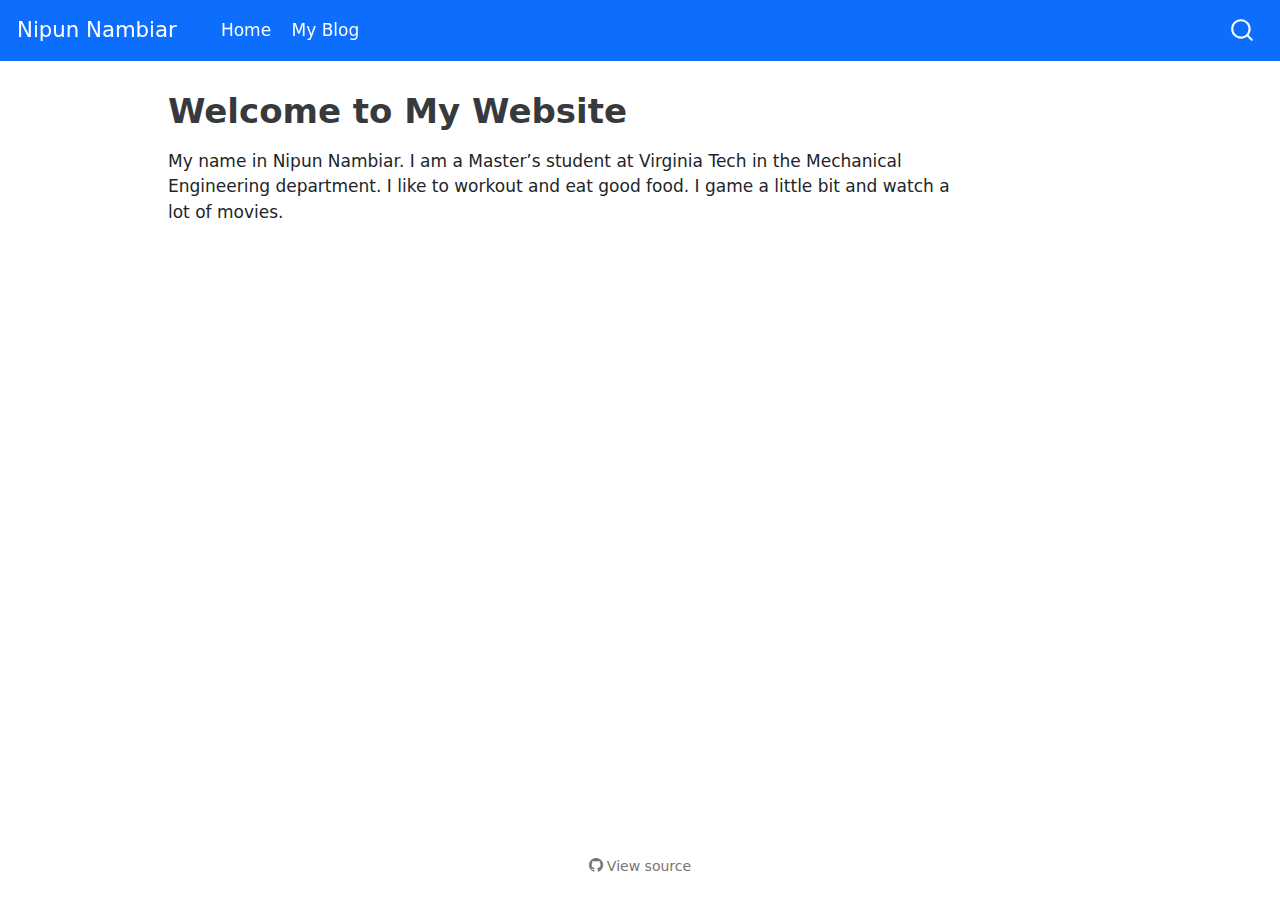
<file: index.html>
<!DOCTYPE html>
<html xmlns="http://www.w3.org/1999/xhtml" lang="en" xml:lang="en"><head>

<meta charset="utf-8">
<meta name="generator" content="quarto-1.3.450">

<meta name="viewport" content="width=device-width, initial-scale=1.0, user-scalable=yes">


<title>Nipun Nambiar - Welcome to My Website</title>
<style>
code{white-space: pre-wrap;}
span.smallcaps{font-variant: small-caps;}
div.columns{display: flex; gap: min(4vw, 1.5em);}
div.column{flex: auto; overflow-x: auto;}
div.hanging-indent{margin-left: 1.5em; text-indent: -1.5em;}
ul.task-list{list-style: none;}
ul.task-list li input[type="checkbox"] {
  width: 0.8em;
  margin: 0 0.8em 0.2em -1em; /* quarto-specific, see https://github.com/quarto-dev/quarto-cli/issues/4556 */ 
  vertical-align: middle;
}
</style>


<script src="site_libs/quarto-nav/quarto-nav.js"></script>
<script src="site_libs/quarto-nav/headroom.min.js"></script>
<script src="site_libs/clipboard/clipboard.min.js"></script>
<script src="site_libs/quarto-search/autocomplete.umd.js"></script>
<script src="site_libs/quarto-search/fuse.min.js"></script>
<script src="site_libs/quarto-search/quarto-search.js"></script>
<meta name="quarto:offset" content="./">
<script src="site_libs/quarto-html/quarto.js"></script>
<script src="site_libs/quarto-html/popper.min.js"></script>
<script src="site_libs/quarto-html/tippy.umd.min.js"></script>
<script src="site_libs/quarto-html/anchor.min.js"></script>
<link href="site_libs/quarto-html/tippy.css" rel="stylesheet">
<link href="site_libs/quarto-html/quarto-syntax-highlighting.css" rel="stylesheet" id="quarto-text-highlighting-styles">
<script src="site_libs/bootstrap/bootstrap.min.js"></script>
<link href="site_libs/bootstrap/bootstrap-icons.css" rel="stylesheet">
<link href="site_libs/bootstrap/bootstrap.min.css" rel="stylesheet" id="quarto-bootstrap" data-mode="light">
<script id="quarto-search-options" type="application/json">{
  "location": "navbar",
  "copy-button": false,
  "collapse-after": 3,
  "panel-placement": "end",
  "type": "overlay",
  "limit": 20,
  "language": {
    "search-no-results-text": "No results",
    "search-matching-documents-text": "matching documents",
    "search-copy-link-title": "Copy link to search",
    "search-hide-matches-text": "Hide additional matches",
    "search-more-match-text": "more match in this document",
    "search-more-matches-text": "more matches in this document",
    "search-clear-button-title": "Clear",
    "search-detached-cancel-button-title": "Cancel",
    "search-submit-button-title": "Submit",
    "search-label": "Search"
  }
}</script>


<link rel="stylesheet" href="styles.css">
</head>

<body class="nav-fixed">

<div id="quarto-search-results"></div>
  <header id="quarto-header" class="headroom fixed-top">
    <nav class="navbar navbar-expand-lg navbar-dark ">
      <div class="navbar-container container-fluid">
      <div class="navbar-brand-container">
    <a class="navbar-brand" href="./index.html">
    <span class="navbar-title">Nipun Nambiar</span>
    </a>
  </div>
            <div id="quarto-search" class="" title="Search"></div>
          <button class="navbar-toggler" type="button" data-bs-toggle="collapse" data-bs-target="#navbarCollapse" aria-controls="navbarCollapse" aria-expanded="false" aria-label="Toggle navigation" onclick="if (window.quartoToggleHeadroom) { window.quartoToggleHeadroom(); }">
  <span class="navbar-toggler-icon"></span>
</button>
          <div class="collapse navbar-collapse" id="navbarCollapse">
            <ul class="navbar-nav navbar-nav-scroll me-auto">
  <li class="nav-item">
    <a class="nav-link active" href="./index.html" rel="" target="" aria-current="page">
 <span class="menu-text">Home</span></a>
  </li>  
  <li class="nav-item">
    <a class="nav-link" href="./posts.html" rel="" target="">
 <span class="menu-text">My Blog</span></a>
  </li>  
</ul>
            <div class="quarto-navbar-tools ms-auto">
</div>
          </div> <!-- /navcollapse -->
      </div> <!-- /container-fluid -->
    </nav>
</header>
<!-- content -->
<div id="quarto-content" class="quarto-container page-columns page-rows-contents page-layout-article page-navbar">
<!-- sidebar -->
<!-- margin-sidebar -->
    <div id="quarto-margin-sidebar" class="sidebar margin-sidebar">
        
    </div>
<!-- main -->
<main class="content" id="quarto-document-content">

<header id="title-block-header" class="quarto-title-block default">
<div class="quarto-title">
<h1 class="title">Welcome to My Website</h1>
</div>



<div class="quarto-title-meta">

    
  
    
  </div>
  

</header>

<p>My name in Nipun Nambiar. I am a Master’s student at Virginia Tech in the Mechanical Engineering department. I like to workout and eat good food. I game a little bit and watch a lot of movies.</p>



</main> <!-- /main -->
<script id="quarto-html-after-body" type="application/javascript">
window.document.addEventListener("DOMContentLoaded", function (event) {
  const toggleBodyColorMode = (bsSheetEl) => {
    const mode = bsSheetEl.getAttribute("data-mode");
    const bodyEl = window.document.querySelector("body");
    if (mode === "dark") {
      bodyEl.classList.add("quarto-dark");
      bodyEl.classList.remove("quarto-light");
    } else {
      bodyEl.classList.add("quarto-light");
      bodyEl.classList.remove("quarto-dark");
    }
  }
  const toggleBodyColorPrimary = () => {
    const bsSheetEl = window.document.querySelector("link#quarto-bootstrap");
    if (bsSheetEl) {
      toggleBodyColorMode(bsSheetEl);
    }
  }
  toggleBodyColorPrimary();  
  const icon = "";
  const anchorJS = new window.AnchorJS();
  anchorJS.options = {
    placement: 'right',
    icon: icon
  };
  anchorJS.add('.anchored');
  const isCodeAnnotation = (el) => {
    for (const clz of el.classList) {
      if (clz.startsWith('code-annotation-')) {                     
        return true;
      }
    }
    return false;
  }
  const clipboard = new window.ClipboardJS('.code-copy-button', {
    text: function(trigger) {
      const codeEl = trigger.previousElementSibling.cloneNode(true);
      for (const childEl of codeEl.children) {
        if (isCodeAnnotation(childEl)) {
          childEl.remove();
        }
      }
      return codeEl.innerText;
    }
  });
  clipboard.on('success', function(e) {
    // button target
    const button = e.trigger;
    // don't keep focus
    button.blur();
    // flash "checked"
    button.classList.add('code-copy-button-checked');
    var currentTitle = button.getAttribute("title");
    button.setAttribute("title", "Copied!");
    let tooltip;
    if (window.bootstrap) {
      button.setAttribute("data-bs-toggle", "tooltip");
      button.setAttribute("data-bs-placement", "left");
      button.setAttribute("data-bs-title", "Copied!");
      tooltip = new bootstrap.Tooltip(button, 
        { trigger: "manual", 
          customClass: "code-copy-button-tooltip",
          offset: [0, -8]});
      tooltip.show();    
    }
    setTimeout(function() {
      if (tooltip) {
        tooltip.hide();
        button.removeAttribute("data-bs-title");
        button.removeAttribute("data-bs-toggle");
        button.removeAttribute("data-bs-placement");
      }
      button.setAttribute("title", currentTitle);
      button.classList.remove('code-copy-button-checked');
    }, 1000);
    // clear code selection
    e.clearSelection();
  });
  function tippyHover(el, contentFn) {
    const config = {
      allowHTML: true,
      content: contentFn,
      maxWidth: 500,
      delay: 100,
      arrow: false,
      appendTo: function(el) {
          return el.parentElement;
      },
      interactive: true,
      interactiveBorder: 10,
      theme: 'quarto',
      placement: 'bottom-start'
    };
    window.tippy(el, config); 
  }
  const noterefs = window.document.querySelectorAll('a[role="doc-noteref"]');
  for (var i=0; i<noterefs.length; i++) {
    const ref = noterefs[i];
    tippyHover(ref, function() {
      // use id or data attribute instead here
      let href = ref.getAttribute('data-footnote-href') || ref.getAttribute('href');
      try { href = new URL(href).hash; } catch {}
      const id = href.replace(/^#\/?/, "");
      const note = window.document.getElementById(id);
      return note.innerHTML;
    });
  }
      let selectedAnnoteEl;
      const selectorForAnnotation = ( cell, annotation) => {
        let cellAttr = 'data-code-cell="' + cell + '"';
        let lineAttr = 'data-code-annotation="' +  annotation + '"';
        const selector = 'span[' + cellAttr + '][' + lineAttr + ']';
        return selector;
      }
      const selectCodeLines = (annoteEl) => {
        const doc = window.document;
        const targetCell = annoteEl.getAttribute("data-target-cell");
        const targetAnnotation = annoteEl.getAttribute("data-target-annotation");
        const annoteSpan = window.document.querySelector(selectorForAnnotation(targetCell, targetAnnotation));
        const lines = annoteSpan.getAttribute("data-code-lines").split(",");
        const lineIds = lines.map((line) => {
          return targetCell + "-" + line;
        })
        let top = null;
        let height = null;
        let parent = null;
        if (lineIds.length > 0) {
            //compute the position of the single el (top and bottom and make a div)
            const el = window.document.getElementById(lineIds[0]);
            top = el.offsetTop;
            height = el.offsetHeight;
            parent = el.parentElement.parentElement;
          if (lineIds.length > 1) {
            const lastEl = window.document.getElementById(lineIds[lineIds.length - 1]);
            const bottom = lastEl.offsetTop + lastEl.offsetHeight;
            height = bottom - top;
          }
          if (top !== null && height !== null && parent !== null) {
            // cook up a div (if necessary) and position it 
            let div = window.document.getElementById("code-annotation-line-highlight");
            if (div === null) {
              div = window.document.createElement("div");
              div.setAttribute("id", "code-annotation-line-highlight");
              div.style.position = 'absolute';
              parent.appendChild(div);
            }
            div.style.top = top - 2 + "px";
            div.style.height = height + 4 + "px";
            let gutterDiv = window.document.getElementById("code-annotation-line-highlight-gutter");
            if (gutterDiv === null) {
              gutterDiv = window.document.createElement("div");
              gutterDiv.setAttribute("id", "code-annotation-line-highlight-gutter");
              gutterDiv.style.position = 'absolute';
              const codeCell = window.document.getElementById(targetCell);
              const gutter = codeCell.querySelector('.code-annotation-gutter');
              gutter.appendChild(gutterDiv);
            }
            gutterDiv.style.top = top - 2 + "px";
            gutterDiv.style.height = height + 4 + "px";
          }
          selectedAnnoteEl = annoteEl;
        }
      };
      const unselectCodeLines = () => {
        const elementsIds = ["code-annotation-line-highlight", "code-annotation-line-highlight-gutter"];
        elementsIds.forEach((elId) => {
          const div = window.document.getElementById(elId);
          if (div) {
            div.remove();
          }
        });
        selectedAnnoteEl = undefined;
      };
      // Attach click handler to the DT
      const annoteDls = window.document.querySelectorAll('dt[data-target-cell]');
      for (const annoteDlNode of annoteDls) {
        annoteDlNode.addEventListener('click', (event) => {
          const clickedEl = event.target;
          if (clickedEl !== selectedAnnoteEl) {
            unselectCodeLines();
            const activeEl = window.document.querySelector('dt[data-target-cell].code-annotation-active');
            if (activeEl) {
              activeEl.classList.remove('code-annotation-active');
            }
            selectCodeLines(clickedEl);
            clickedEl.classList.add('code-annotation-active');
          } else {
            // Unselect the line
            unselectCodeLines();
            clickedEl.classList.remove('code-annotation-active');
          }
        });
      }
  const findCites = (el) => {
    const parentEl = el.parentElement;
    if (parentEl) {
      const cites = parentEl.dataset.cites;
      if (cites) {
        return {
          el,
          cites: cites.split(' ')
        };
      } else {
        return findCites(el.parentElement)
      }
    } else {
      return undefined;
    }
  };
  var bibliorefs = window.document.querySelectorAll('a[role="doc-biblioref"]');
  for (var i=0; i<bibliorefs.length; i++) {
    const ref = bibliorefs[i];
    const citeInfo = findCites(ref);
    if (citeInfo) {
      tippyHover(citeInfo.el, function() {
        var popup = window.document.createElement('div');
        citeInfo.cites.forEach(function(cite) {
          var citeDiv = window.document.createElement('div');
          citeDiv.classList.add('hanging-indent');
          citeDiv.classList.add('csl-entry');
          var biblioDiv = window.document.getElementById('ref-' + cite);
          if (biblioDiv) {
            citeDiv.innerHTML = biblioDiv.innerHTML;
          }
          popup.appendChild(citeDiv);
        });
        return popup.innerHTML;
      });
    }
  }
});
</script>
</div> <!-- /content -->



<footer class="footer"><div class="nav-footer"><div class="nav-footer-center"><div class="toc-actions"><div><i class="bi bi-github"></i></div><div class="action-links"><p><a href="https://github.com/NRNambiar99/BlogFiles/blob/main/index.qmd" class="toc-action">View source</a></p></div></div></div></div></footer></body></html>
</file>
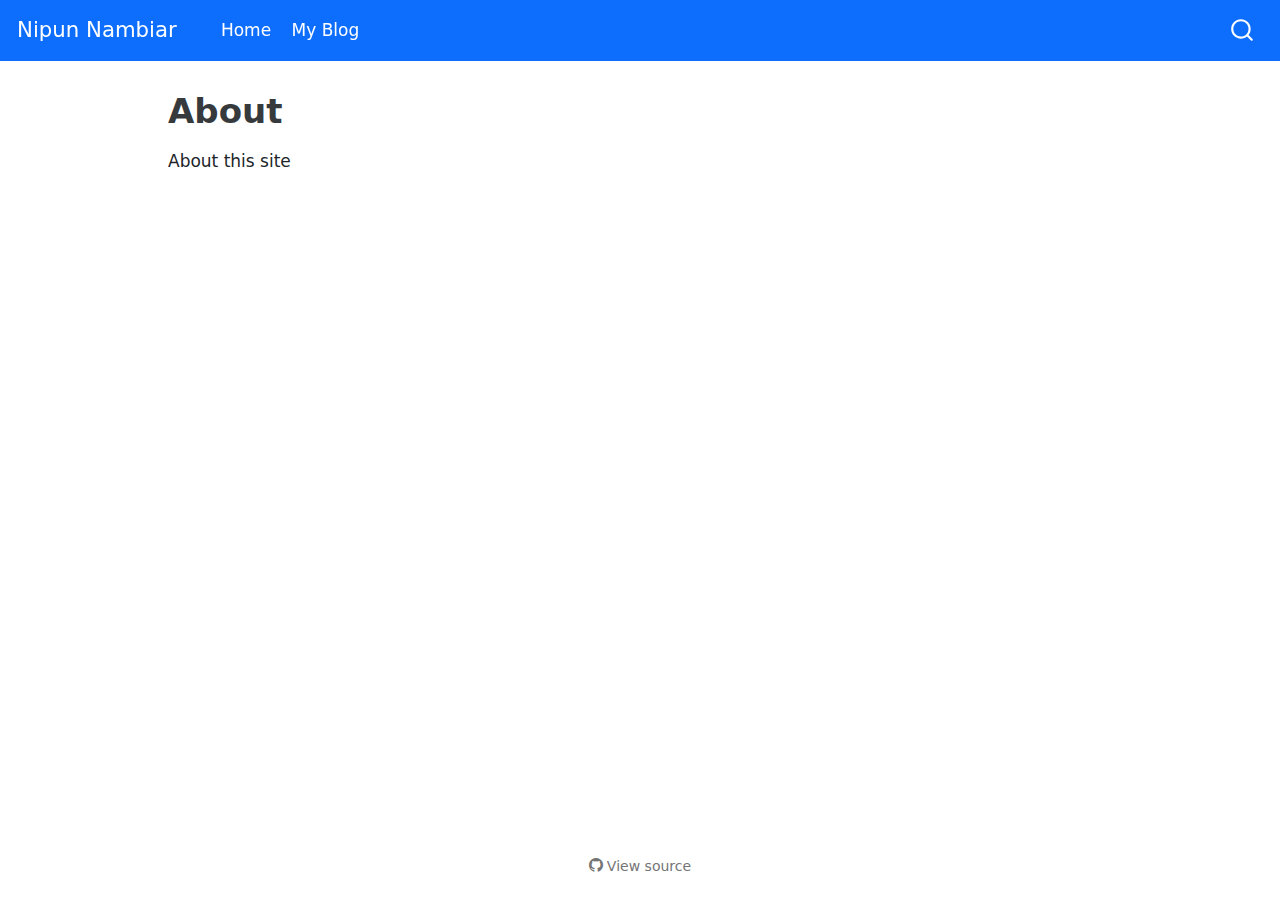
<file: about.html>
<!DOCTYPE html>
<html xmlns="http://www.w3.org/1999/xhtml" lang="en" xml:lang="en"><head>

<meta charset="utf-8">
<meta name="generator" content="quarto-1.3.450">

<meta name="viewport" content="width=device-width, initial-scale=1.0, user-scalable=yes">


<title>Nipun Nambiar - About</title>
<style>
code{white-space: pre-wrap;}
span.smallcaps{font-variant: small-caps;}
div.columns{display: flex; gap: min(4vw, 1.5em);}
div.column{flex: auto; overflow-x: auto;}
div.hanging-indent{margin-left: 1.5em; text-indent: -1.5em;}
ul.task-list{list-style: none;}
ul.task-list li input[type="checkbox"] {
  width: 0.8em;
  margin: 0 0.8em 0.2em -1em; /* quarto-specific, see https://github.com/quarto-dev/quarto-cli/issues/4556 */ 
  vertical-align: middle;
}
</style>


<script src="site_libs/quarto-nav/quarto-nav.js"></script>
<script src="site_libs/quarto-nav/headroom.min.js"></script>
<script src="site_libs/clipboard/clipboard.min.js"></script>
<script src="site_libs/quarto-search/autocomplete.umd.js"></script>
<script src="site_libs/quarto-search/fuse.min.js"></script>
<script src="site_libs/quarto-search/quarto-search.js"></script>
<meta name="quarto:offset" content="./">
<script src="site_libs/quarto-html/quarto.js"></script>
<script src="site_libs/quarto-html/popper.min.js"></script>
<script src="site_libs/quarto-html/tippy.umd.min.js"></script>
<script src="site_libs/quarto-html/anchor.min.js"></script>
<link href="site_libs/quarto-html/tippy.css" rel="stylesheet">
<link href="site_libs/quarto-html/quarto-syntax-highlighting.css" rel="stylesheet" id="quarto-text-highlighting-styles">
<script src="site_libs/bootstrap/bootstrap.min.js"></script>
<link href="site_libs/bootstrap/bootstrap-icons.css" rel="stylesheet">
<link href="site_libs/bootstrap/bootstrap.min.css" rel="stylesheet" id="quarto-bootstrap" data-mode="light">
<script id="quarto-search-options" type="application/json">{
  "location": "navbar",
  "copy-button": false,
  "collapse-after": 3,
  "panel-placement": "end",
  "type": "overlay",
  "limit": 20,
  "language": {
    "search-no-results-text": "No results",
    "search-matching-documents-text": "matching documents",
    "search-copy-link-title": "Copy link to search",
    "search-hide-matches-text": "Hide additional matches",
    "search-more-match-text": "more match in this document",
    "search-more-matches-text": "more matches in this document",
    "search-clear-button-title": "Clear",
    "search-detached-cancel-button-title": "Cancel",
    "search-submit-button-title": "Submit",
    "search-label": "Search"
  }
}</script>


<link rel="stylesheet" href="styles.css">
</head>

<body class="nav-fixed">

<div id="quarto-search-results"></div>
  <header id="quarto-header" class="headroom fixed-top">
    <nav class="navbar navbar-expand-lg navbar-dark ">
      <div class="navbar-container container-fluid">
      <div class="navbar-brand-container">
    <a class="navbar-brand" href="./index.html">
    <span class="navbar-title">Nipun Nambiar</span>
    </a>
  </div>
            <div id="quarto-search" class="" title="Search"></div>
          <button class="navbar-toggler" type="button" data-bs-toggle="collapse" data-bs-target="#navbarCollapse" aria-controls="navbarCollapse" aria-expanded="false" aria-label="Toggle navigation" onclick="if (window.quartoToggleHeadroom) { window.quartoToggleHeadroom(); }">
  <span class="navbar-toggler-icon"></span>
</button>
          <div class="collapse navbar-collapse" id="navbarCollapse">
            <ul class="navbar-nav navbar-nav-scroll me-auto">
  <li class="nav-item">
    <a class="nav-link" href="./index.html" rel="" target="">
 <span class="menu-text">Home</span></a>
  </li>  
  <li class="nav-item">
    <a class="nav-link" href="./posts.html" rel="" target="">
 <span class="menu-text">My Blog</span></a>
  </li>  
</ul>
            <div class="quarto-navbar-tools ms-auto">
</div>
          </div> <!-- /navcollapse -->
      </div> <!-- /container-fluid -->
    </nav>
</header>
<!-- content -->
<div id="quarto-content" class="quarto-container page-columns page-rows-contents page-layout-article page-navbar">
<!-- sidebar -->
<!-- margin-sidebar -->
    <div id="quarto-margin-sidebar" class="sidebar margin-sidebar">
        
    </div>
<!-- main -->
<main class="content" id="quarto-document-content">

<header id="title-block-header" class="quarto-title-block default">
<div class="quarto-title">
<h1 class="title">About</h1>
</div>



<div class="quarto-title-meta">

    
  
    
  </div>
  

</header>

<p>About this site</p>



</main> <!-- /main -->
<script id="quarto-html-after-body" type="application/javascript">
window.document.addEventListener("DOMContentLoaded", function (event) {
  const toggleBodyColorMode = (bsSheetEl) => {
    const mode = bsSheetEl.getAttribute("data-mode");
    const bodyEl = window.document.querySelector("body");
    if (mode === "dark") {
      bodyEl.classList.add("quarto-dark");
      bodyEl.classList.remove("quarto-light");
    } else {
      bodyEl.classList.add("quarto-light");
      bodyEl.classList.remove("quarto-dark");
    }
  }
  const toggleBodyColorPrimary = () => {
    const bsSheetEl = window.document.querySelector("link#quarto-bootstrap");
    if (bsSheetEl) {
      toggleBodyColorMode(bsSheetEl);
    }
  }
  toggleBodyColorPrimary();  
  const icon = "";
  const anchorJS = new window.AnchorJS();
  anchorJS.options = {
    placement: 'right',
    icon: icon
  };
  anchorJS.add('.anchored');
  const isCodeAnnotation = (el) => {
    for (const clz of el.classList) {
      if (clz.startsWith('code-annotation-')) {                     
        return true;
      }
    }
    return false;
  }
  const clipboard = new window.ClipboardJS('.code-copy-button', {
    text: function(trigger) {
      const codeEl = trigger.previousElementSibling.cloneNode(true);
      for (const childEl of codeEl.children) {
        if (isCodeAnnotation(childEl)) {
          childEl.remove();
        }
      }
      return codeEl.innerText;
    }
  });
  clipboard.on('success', function(e) {
    // button target
    const button = e.trigger;
    // don't keep focus
    button.blur();
    // flash "checked"
    button.classList.add('code-copy-button-checked');
    var currentTitle = button.getAttribute("title");
    button.setAttribute("title", "Copied!");
    let tooltip;
    if (window.bootstrap) {
      button.setAttribute("data-bs-toggle", "tooltip");
      button.setAttribute("data-bs-placement", "left");
      button.setAttribute("data-bs-title", "Copied!");
      tooltip = new bootstrap.Tooltip(button, 
        { trigger: "manual", 
          customClass: "code-copy-button-tooltip",
          offset: [0, -8]});
      tooltip.show();    
    }
    setTimeout(function() {
      if (tooltip) {
        tooltip.hide();
        button.removeAttribute("data-bs-title");
        button.removeAttribute("data-bs-toggle");
        button.removeAttribute("data-bs-placement");
      }
      button.setAttribute("title", currentTitle);
      button.classList.remove('code-copy-button-checked');
    }, 1000);
    // clear code selection
    e.clearSelection();
  });
  function tippyHover(el, contentFn) {
    const config = {
      allowHTML: true,
      content: contentFn,
      maxWidth: 500,
      delay: 100,
      arrow: false,
      appendTo: function(el) {
          return el.parentElement;
      },
      interactive: true,
      interactiveBorder: 10,
      theme: 'quarto',
      placement: 'bottom-start'
    };
    window.tippy(el, config); 
  }
  const noterefs = window.document.querySelectorAll('a[role="doc-noteref"]');
  for (var i=0; i<noterefs.length; i++) {
    const ref = noterefs[i];
    tippyHover(ref, function() {
      // use id or data attribute instead here
      let href = ref.getAttribute('data-footnote-href') || ref.getAttribute('href');
      try { href = new URL(href).hash; } catch {}
      const id = href.replace(/^#\/?/, "");
      const note = window.document.getElementById(id);
      return note.innerHTML;
    });
  }
      let selectedAnnoteEl;
      const selectorForAnnotation = ( cell, annotation) => {
        let cellAttr = 'data-code-cell="' + cell + '"';
        let lineAttr = 'data-code-annotation="' +  annotation + '"';
        const selector = 'span[' + cellAttr + '][' + lineAttr + ']';
        return selector;
      }
      const selectCodeLines = (annoteEl) => {
        const doc = window.document;
        const targetCell = annoteEl.getAttribute("data-target-cell");
        const targetAnnotation = annoteEl.getAttribute("data-target-annotation");
        const annoteSpan = window.document.querySelector(selectorForAnnotation(targetCell, targetAnnotation));
        const lines = annoteSpan.getAttribute("data-code-lines").split(",");
        const lineIds = lines.map((line) => {
          return targetCell + "-" + line;
        })
        let top = null;
        let height = null;
        let parent = null;
        if (lineIds.length > 0) {
            //compute the position of the single el (top and bottom and make a div)
            const el = window.document.getElementById(lineIds[0]);
            top = el.offsetTop;
            height = el.offsetHeight;
            parent = el.parentElement.parentElement;
          if (lineIds.length > 1) {
            const lastEl = window.document.getElementById(lineIds[lineIds.length - 1]);
            const bottom = lastEl.offsetTop + lastEl.offsetHeight;
            height = bottom - top;
          }
          if (top !== null && height !== null && parent !== null) {
            // cook up a div (if necessary) and position it 
            let div = window.document.getElementById("code-annotation-line-highlight");
            if (div === null) {
              div = window.document.createElement("div");
              div.setAttribute("id", "code-annotation-line-highlight");
              div.style.position = 'absolute';
              parent.appendChild(div);
            }
            div.style.top = top - 2 + "px";
            div.style.height = height + 4 + "px";
            let gutterDiv = window.document.getElementById("code-annotation-line-highlight-gutter");
            if (gutterDiv === null) {
              gutterDiv = window.document.createElement("div");
              gutterDiv.setAttribute("id", "code-annotation-line-highlight-gutter");
              gutterDiv.style.position = 'absolute';
              const codeCell = window.document.getElementById(targetCell);
              const gutter = codeCell.querySelector('.code-annotation-gutter');
              gutter.appendChild(gutterDiv);
            }
            gutterDiv.style.top = top - 2 + "px";
            gutterDiv.style.height = height + 4 + "px";
          }
          selectedAnnoteEl = annoteEl;
        }
      };
      const unselectCodeLines = () => {
        const elementsIds = ["code-annotation-line-highlight", "code-annotation-line-highlight-gutter"];
        elementsIds.forEach((elId) => {
          const div = window.document.getElementById(elId);
          if (div) {
            div.remove();
          }
        });
        selectedAnnoteEl = undefined;
      };
      // Attach click handler to the DT
      const annoteDls = window.document.querySelectorAll('dt[data-target-cell]');
      for (const annoteDlNode of annoteDls) {
        annoteDlNode.addEventListener('click', (event) => {
          const clickedEl = event.target;
          if (clickedEl !== selectedAnnoteEl) {
            unselectCodeLines();
            const activeEl = window.document.querySelector('dt[data-target-cell].code-annotation-active');
            if (activeEl) {
              activeEl.classList.remove('code-annotation-active');
            }
            selectCodeLines(clickedEl);
            clickedEl.classList.add('code-annotation-active');
          } else {
            // Unselect the line
            unselectCodeLines();
            clickedEl.classList.remove('code-annotation-active');
          }
        });
      }
  const findCites = (el) => {
    const parentEl = el.parentElement;
    if (parentEl) {
      const cites = parentEl.dataset.cites;
      if (cites) {
        return {
          el,
          cites: cites.split(' ')
        };
      } else {
        return findCites(el.parentElement)
      }
    } else {
      return undefined;
    }
  };
  var bibliorefs = window.document.querySelectorAll('a[role="doc-biblioref"]');
  for (var i=0; i<bibliorefs.length; i++) {
    const ref = bibliorefs[i];
    const citeInfo = findCites(ref);
    if (citeInfo) {
      tippyHover(citeInfo.el, function() {
        var popup = window.document.createElement('div');
        citeInfo.cites.forEach(function(cite) {
          var citeDiv = window.document.createElement('div');
          citeDiv.classList.add('hanging-indent');
          citeDiv.classList.add('csl-entry');
          var biblioDiv = window.document.getElementById('ref-' + cite);
          if (biblioDiv) {
            citeDiv.innerHTML = biblioDiv.innerHTML;
          }
          popup.appendChild(citeDiv);
        });
        return popup.innerHTML;
      });
    }
  }
});
</script>
</div> <!-- /content -->



<footer class="footer"><div class="nav-footer"><div class="nav-footer-center"><div class="toc-actions"><div><i class="bi bi-github"></i></div><div class="action-links"><p><a href="https://github.com/NRNambiar99/BlogFiles/blob/main/about.qmd" class="toc-action">View source</a></p></div></div></div></div></footer></body></html>
</file>
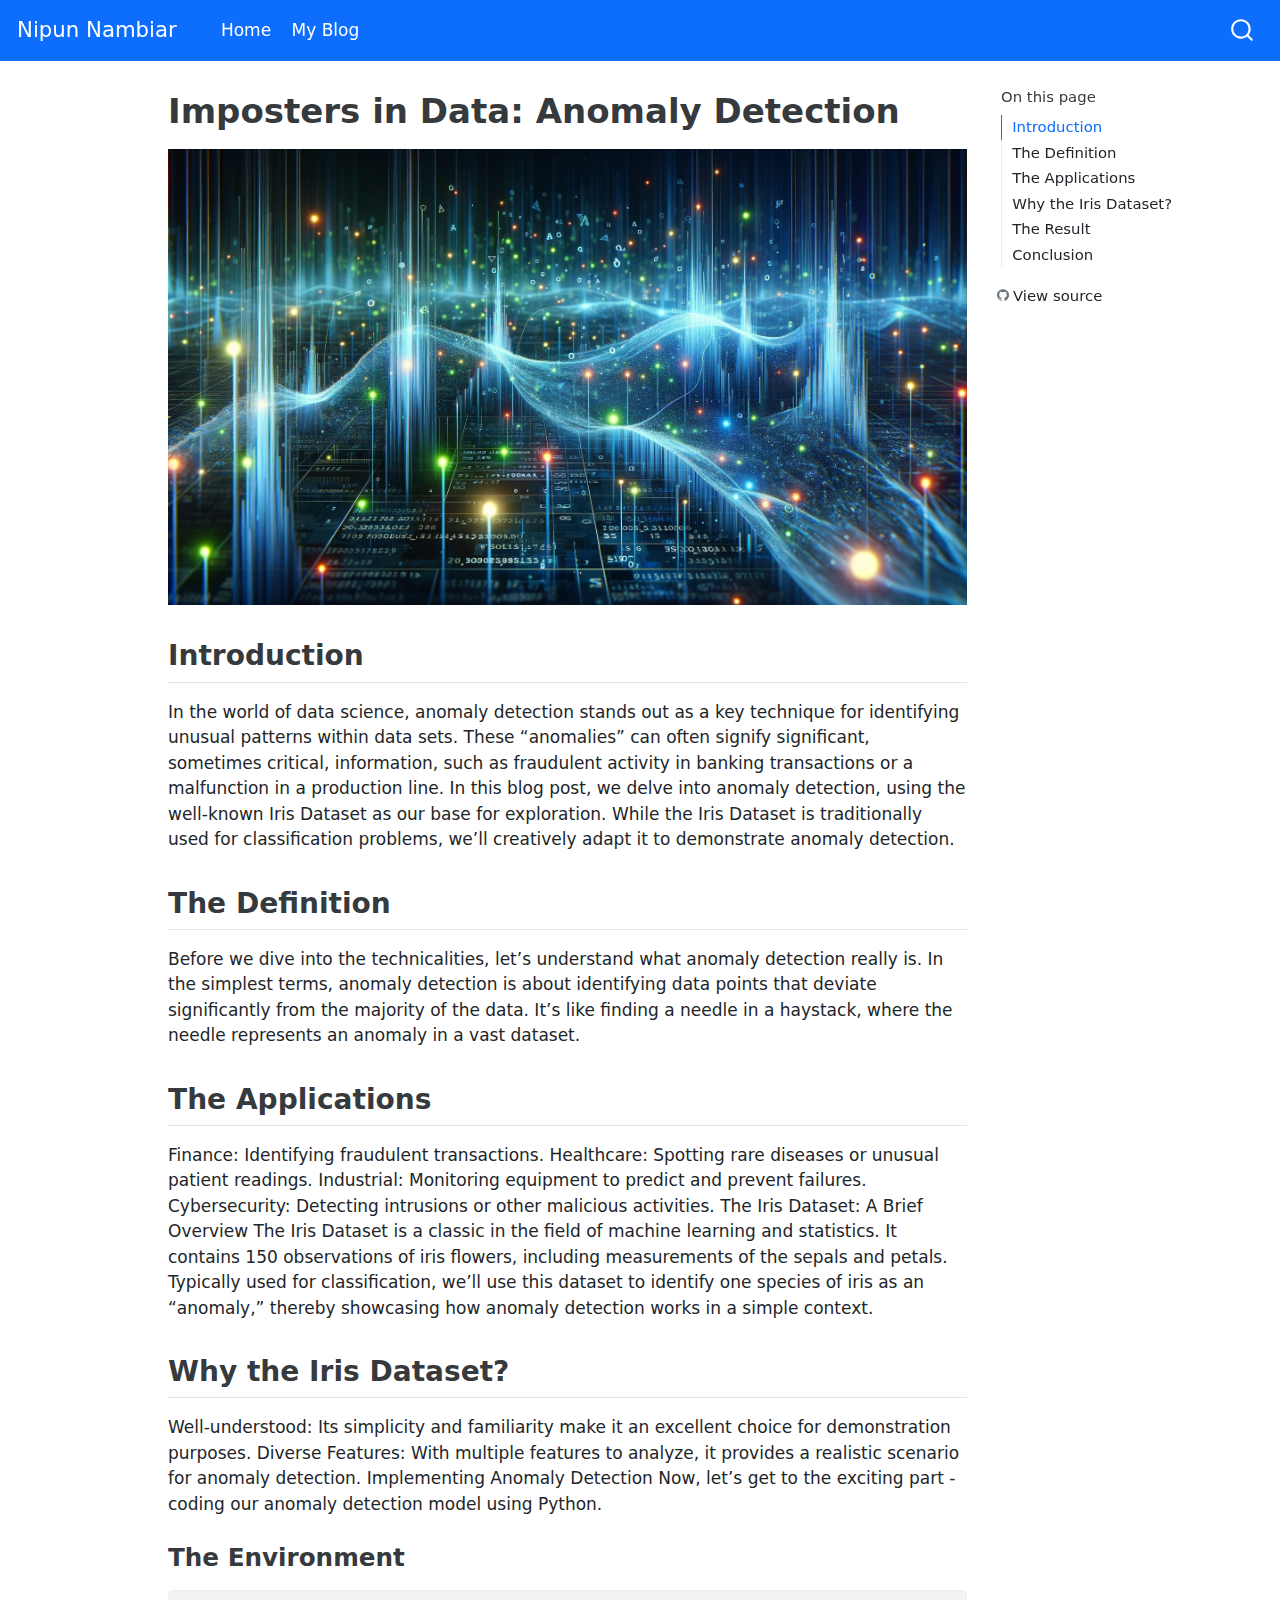
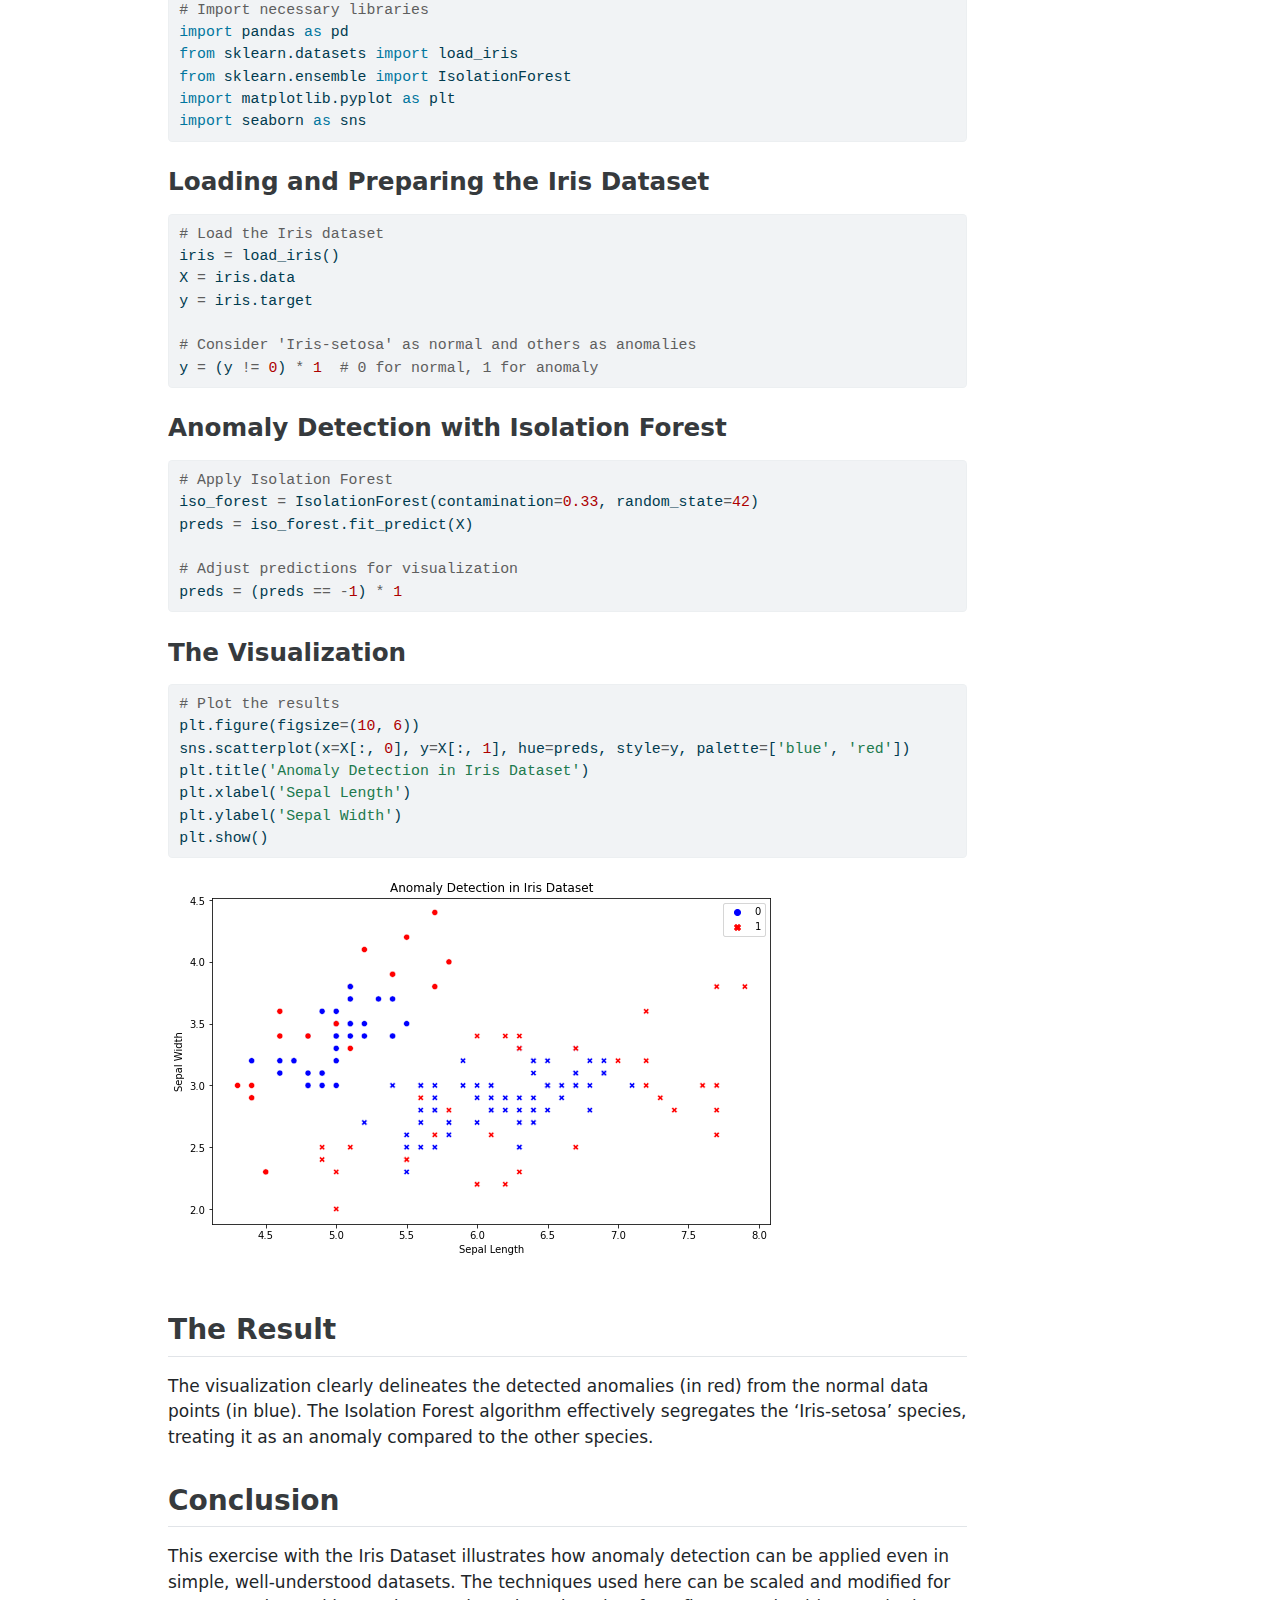
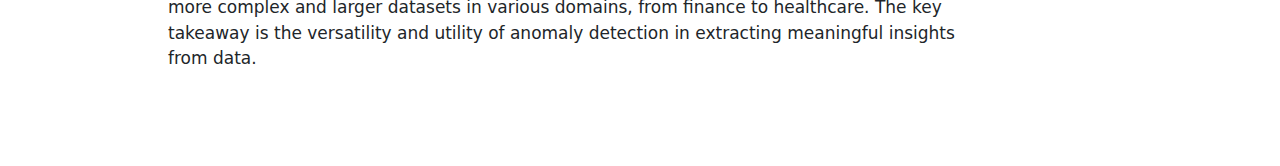
<file: posts/Anomaly/Anomaly.html>
<!DOCTYPE html>
<html xmlns="http://www.w3.org/1999/xhtml" lang="en" xml:lang="en"><head>

<meta charset="utf-8">
<meta name="generator" content="quarto-1.3.450">

<meta name="viewport" content="width=device-width, initial-scale=1.0, user-scalable=yes">


<title>Nipun Nambiar - Imposters in Data: Anomaly Detection</title>
<style>
code{white-space: pre-wrap;}
span.smallcaps{font-variant: small-caps;}
div.columns{display: flex; gap: min(4vw, 1.5em);}
div.column{flex: auto; overflow-x: auto;}
div.hanging-indent{margin-left: 1.5em; text-indent: -1.5em;}
ul.task-list{list-style: none;}
ul.task-list li input[type="checkbox"] {
  width: 0.8em;
  margin: 0 0.8em 0.2em -1em; /* quarto-specific, see https://github.com/quarto-dev/quarto-cli/issues/4556 */ 
  vertical-align: middle;
}
/* CSS for syntax highlighting */
pre > code.sourceCode { white-space: pre; position: relative; }
pre > code.sourceCode > span { display: inline-block; line-height: 1.25; }
pre > code.sourceCode > span:empty { height: 1.2em; }
.sourceCode { overflow: visible; }
code.sourceCode > span { color: inherit; text-decoration: inherit; }
div.sourceCode { margin: 1em 0; }
pre.sourceCode { margin: 0; }
@media screen {
div.sourceCode { overflow: auto; }
}
@media print {
pre > code.sourceCode { white-space: pre-wrap; }
pre > code.sourceCode > span { text-indent: -5em; padding-left: 5em; }
}
pre.numberSource code
  { counter-reset: source-line 0; }
pre.numberSource code > span
  { position: relative; left: -4em; counter-increment: source-line; }
pre.numberSource code > span > a:first-child::before
  { content: counter(source-line);
    position: relative; left: -1em; text-align: right; vertical-align: baseline;
    border: none; display: inline-block;
    -webkit-touch-callout: none; -webkit-user-select: none;
    -khtml-user-select: none; -moz-user-select: none;
    -ms-user-select: none; user-select: none;
    padding: 0 4px; width: 4em;
  }
pre.numberSource { margin-left: 3em;  padding-left: 4px; }
div.sourceCode
  {   }
@media screen {
pre > code.sourceCode > span > a:first-child::before { text-decoration: underline; }
}
</style>


<script src="../../site_libs/quarto-nav/quarto-nav.js"></script>
<script src="../../site_libs/quarto-nav/headroom.min.js"></script>
<script src="../../site_libs/clipboard/clipboard.min.js"></script>
<script src="../../site_libs/quarto-search/autocomplete.umd.js"></script>
<script src="../../site_libs/quarto-search/fuse.min.js"></script>
<script src="../../site_libs/quarto-search/quarto-search.js"></script>
<meta name="quarto:offset" content="../../">
<script src="../../site_libs/quarto-html/quarto.js"></script>
<script src="../../site_libs/quarto-html/popper.min.js"></script>
<script src="../../site_libs/quarto-html/tippy.umd.min.js"></script>
<script src="../../site_libs/quarto-html/anchor.min.js"></script>
<link href="../../site_libs/quarto-html/tippy.css" rel="stylesheet">
<link href="../../site_libs/quarto-html/quarto-syntax-highlighting.css" rel="stylesheet" id="quarto-text-highlighting-styles">
<script src="../../site_libs/bootstrap/bootstrap.min.js"></script>
<link href="../../site_libs/bootstrap/bootstrap-icons.css" rel="stylesheet">
<link href="../../site_libs/bootstrap/bootstrap.min.css" rel="stylesheet" id="quarto-bootstrap" data-mode="light">
<script id="quarto-search-options" type="application/json">{
  "location": "navbar",
  "copy-button": false,
  "collapse-after": 3,
  "panel-placement": "end",
  "type": "overlay",
  "limit": 20,
  "language": {
    "search-no-results-text": "No results",
    "search-matching-documents-text": "matching documents",
    "search-copy-link-title": "Copy link to search",
    "search-hide-matches-text": "Hide additional matches",
    "search-more-match-text": "more match in this document",
    "search-more-matches-text": "more matches in this document",
    "search-clear-button-title": "Clear",
    "search-detached-cancel-button-title": "Cancel",
    "search-submit-button-title": "Submit",
    "search-label": "Search"
  }
}</script>


<link rel="stylesheet" href="../../styles.css">
</head>

<body class="nav-fixed">

<div id="quarto-search-results"></div>
  <header id="quarto-header" class="headroom fixed-top">
    <nav class="navbar navbar-expand-lg navbar-dark ">
      <div class="navbar-container container-fluid">
      <div class="navbar-brand-container">
    <a class="navbar-brand" href="../../index.html">
    <span class="navbar-title">Nipun Nambiar</span>
    </a>
  </div>
            <div id="quarto-search" class="" title="Search"></div>
          <button class="navbar-toggler" type="button" data-bs-toggle="collapse" data-bs-target="#navbarCollapse" aria-controls="navbarCollapse" aria-expanded="false" aria-label="Toggle navigation" onclick="if (window.quartoToggleHeadroom) { window.quartoToggleHeadroom(); }">
  <span class="navbar-toggler-icon"></span>
</button>
          <div class="collapse navbar-collapse" id="navbarCollapse">
            <ul class="navbar-nav navbar-nav-scroll me-auto">
  <li class="nav-item">
    <a class="nav-link" href="../../index.html" rel="" target="">
 <span class="menu-text">Home</span></a>
  </li>  
  <li class="nav-item">
    <a class="nav-link" href="../../posts.html" rel="" target="">
 <span class="menu-text">My Blog</span></a>
  </li>  
</ul>
            <div class="quarto-navbar-tools ms-auto">
</div>
          </div> <!-- /navcollapse -->
      </div> <!-- /container-fluid -->
    </nav>
</header>
<!-- content -->
<div id="quarto-content" class="quarto-container page-columns page-rows-contents page-layout-article page-navbar">
<!-- sidebar -->
<!-- margin-sidebar -->
    <div id="quarto-margin-sidebar" class="sidebar margin-sidebar">
        <nav id="TOC" role="doc-toc" class="toc-active">
    <h2 id="toc-title">On this page</h2>
   
  <ul>
  <li><a href="#introduction" id="toc-introduction" class="nav-link active" data-scroll-target="#introduction">Introduction</a></li>
  <li><a href="#the-definition" id="toc-the-definition" class="nav-link" data-scroll-target="#the-definition">The Definition</a></li>
  <li><a href="#the-applications" id="toc-the-applications" class="nav-link" data-scroll-target="#the-applications">The Applications</a></li>
  <li><a href="#why-the-iris-dataset" id="toc-why-the-iris-dataset" class="nav-link" data-scroll-target="#why-the-iris-dataset">Why the Iris Dataset?</a>
  <ul class="collapse">
  <li><a href="#the-environment" id="toc-the-environment" class="nav-link" data-scroll-target="#the-environment">The Environment</a></li>
  <li><a href="#loading-and-preparing-the-iris-dataset" id="toc-loading-and-preparing-the-iris-dataset" class="nav-link" data-scroll-target="#loading-and-preparing-the-iris-dataset">Loading and Preparing the Iris Dataset</a></li>
  <li><a href="#anomaly-detection-with-isolation-forest" id="toc-anomaly-detection-with-isolation-forest" class="nav-link" data-scroll-target="#anomaly-detection-with-isolation-forest">Anomaly Detection with Isolation Forest</a></li>
  <li><a href="#the-visualization" id="toc-the-visualization" class="nav-link" data-scroll-target="#the-visualization">The Visualization</a></li>
  </ul></li>
  <li><a href="#the-result" id="toc-the-result" class="nav-link" data-scroll-target="#the-result">The Result</a></li>
  <li><a href="#conclusion" id="toc-conclusion" class="nav-link" data-scroll-target="#conclusion">Conclusion</a></li>
  </ul>
<div class="toc-actions"><div><i class="bi bi-github"></i></div><div class="action-links"><p><a href="https://github.com/NRNambiar99/BlogFiles/blob/main/posts/Anomaly/Anomaly.ipynb" class="toc-action">View source</a></p></div></div></nav>
    </div>
<!-- main -->
<main class="content" id="quarto-document-content">

<header id="title-block-header" class="quarto-title-block default">
<div class="quarto-title">
<h1 class="title">Imposters in Data: Anomaly Detection</h1>
</div>



<div class="quarto-title-meta">

    
  
    
  </div>
  

</header>

<p><img src="Anomaly_files/figure-html/c9c66f5d-1-Anomaly.png" class="img-fluid"></p>
<section id="introduction" class="level2">
<h2 class="anchored" data-anchor-id="introduction">Introduction</h2>
<p>In the world of data science, anomaly detection stands out as a key technique for identifying unusual patterns within data sets. These “anomalies” can often signify significant, sometimes critical, information, such as fraudulent activity in banking transactions or a malfunction in a production line. In this blog post, we delve into anomaly detection, using the well-known Iris Dataset as our base for exploration. While the Iris Dataset is traditionally used for classification problems, we’ll creatively adapt it to demonstrate anomaly detection.</p>
</section>
<section id="the-definition" class="level2">
<h2 class="anchored" data-anchor-id="the-definition">The Definition</h2>
<p>Before we dive into the technicalities, let’s understand what anomaly detection really is. In the simplest terms, anomaly detection is about identifying data points that deviate significantly from the majority of the data. It’s like finding a needle in a haystack, where the needle represents an anomaly in a vast dataset.</p>
</section>
<section id="the-applications" class="level2">
<h2 class="anchored" data-anchor-id="the-applications">The Applications</h2>
<p>Finance: Identifying fraudulent transactions. Healthcare: Spotting rare diseases or unusual patient readings. Industrial: Monitoring equipment to predict and prevent failures. Cybersecurity: Detecting intrusions or other malicious activities. The Iris Dataset: A Brief Overview The Iris Dataset is a classic in the field of machine learning and statistics. It contains 150 observations of iris flowers, including measurements of the sepals and petals. Typically used for classification, we’ll use this dataset to identify one species of iris as an “anomaly,” thereby showcasing how anomaly detection works in a simple context.</p>
</section>
<section id="why-the-iris-dataset" class="level2">
<h2 class="anchored" data-anchor-id="why-the-iris-dataset">Why the Iris Dataset?</h2>
<p>Well-understood: Its simplicity and familiarity make it an excellent choice for demonstration purposes. Diverse Features: With multiple features to analyze, it provides a realistic scenario for anomaly detection. Implementing Anomaly Detection Now, let’s get to the exciting part - coding our anomaly detection model using Python.</p>
<section id="the-environment" class="level3">
<h3 class="anchored" data-anchor-id="the-environment">The Environment</h3>
<div class="cell" data-execution_count="2">
<div class="sourceCode cell-code" id="cb1"><pre class="sourceCode python code-with-copy"><code class="sourceCode python"><span id="cb1-1"><a href="#cb1-1" aria-hidden="true" tabindex="-1"></a><span class="co"># Import necessary libraries</span></span>
<span id="cb1-2"><a href="#cb1-2" aria-hidden="true" tabindex="-1"></a><span class="im">import</span> pandas <span class="im">as</span> pd</span>
<span id="cb1-3"><a href="#cb1-3" aria-hidden="true" tabindex="-1"></a><span class="im">from</span> sklearn.datasets <span class="im">import</span> load_iris</span>
<span id="cb1-4"><a href="#cb1-4" aria-hidden="true" tabindex="-1"></a><span class="im">from</span> sklearn.ensemble <span class="im">import</span> IsolationForest</span>
<span id="cb1-5"><a href="#cb1-5" aria-hidden="true" tabindex="-1"></a><span class="im">import</span> matplotlib.pyplot <span class="im">as</span> plt</span>
<span id="cb1-6"><a href="#cb1-6" aria-hidden="true" tabindex="-1"></a><span class="im">import</span> seaborn <span class="im">as</span> sns</span></code><button title="Copy to Clipboard" class="code-copy-button"><i class="bi"></i></button></pre></div>
</div>
</section>
<section id="loading-and-preparing-the-iris-dataset" class="level3">
<h3 class="anchored" data-anchor-id="loading-and-preparing-the-iris-dataset">Loading and Preparing the Iris Dataset</h3>
<div class="cell" data-execution_count="3">
<div class="sourceCode cell-code" id="cb2"><pre class="sourceCode python code-with-copy"><code class="sourceCode python"><span id="cb2-1"><a href="#cb2-1" aria-hidden="true" tabindex="-1"></a><span class="co"># Load the Iris dataset</span></span>
<span id="cb2-2"><a href="#cb2-2" aria-hidden="true" tabindex="-1"></a>iris <span class="op">=</span> load_iris()</span>
<span id="cb2-3"><a href="#cb2-3" aria-hidden="true" tabindex="-1"></a>X <span class="op">=</span> iris.data</span>
<span id="cb2-4"><a href="#cb2-4" aria-hidden="true" tabindex="-1"></a>y <span class="op">=</span> iris.target</span>
<span id="cb2-5"><a href="#cb2-5" aria-hidden="true" tabindex="-1"></a></span>
<span id="cb2-6"><a href="#cb2-6" aria-hidden="true" tabindex="-1"></a><span class="co"># Consider 'Iris-setosa' as normal and others as anomalies</span></span>
<span id="cb2-7"><a href="#cb2-7" aria-hidden="true" tabindex="-1"></a>y <span class="op">=</span> (y <span class="op">!=</span> <span class="dv">0</span>) <span class="op">*</span> <span class="dv">1</span>  <span class="co"># 0 for normal, 1 for anomaly</span></span></code><button title="Copy to Clipboard" class="code-copy-button"><i class="bi"></i></button></pre></div>
</div>
</section>
<section id="anomaly-detection-with-isolation-forest" class="level3">
<h3 class="anchored" data-anchor-id="anomaly-detection-with-isolation-forest">Anomaly Detection with Isolation Forest</h3>
<div class="cell" data-execution_count="4">
<div class="sourceCode cell-code" id="cb3"><pre class="sourceCode python code-with-copy"><code class="sourceCode python"><span id="cb3-1"><a href="#cb3-1" aria-hidden="true" tabindex="-1"></a><span class="co"># Apply Isolation Forest</span></span>
<span id="cb3-2"><a href="#cb3-2" aria-hidden="true" tabindex="-1"></a>iso_forest <span class="op">=</span> IsolationForest(contamination<span class="op">=</span><span class="fl">0.33</span>, random_state<span class="op">=</span><span class="dv">42</span>)</span>
<span id="cb3-3"><a href="#cb3-3" aria-hidden="true" tabindex="-1"></a>preds <span class="op">=</span> iso_forest.fit_predict(X)</span>
<span id="cb3-4"><a href="#cb3-4" aria-hidden="true" tabindex="-1"></a></span>
<span id="cb3-5"><a href="#cb3-5" aria-hidden="true" tabindex="-1"></a><span class="co"># Adjust predictions for visualization</span></span>
<span id="cb3-6"><a href="#cb3-6" aria-hidden="true" tabindex="-1"></a>preds <span class="op">=</span> (preds <span class="op">==</span> <span class="op">-</span><span class="dv">1</span>) <span class="op">*</span> <span class="dv">1</span></span></code><button title="Copy to Clipboard" class="code-copy-button"><i class="bi"></i></button></pre></div>
</div>
</section>
<section id="the-visualization" class="level3">
<h3 class="anchored" data-anchor-id="the-visualization">The Visualization</h3>
<div class="cell" data-execution_count="5">
<div class="sourceCode cell-code" id="cb4"><pre class="sourceCode python code-with-copy"><code class="sourceCode python"><span id="cb4-1"><a href="#cb4-1" aria-hidden="true" tabindex="-1"></a><span class="co"># Plot the results</span></span>
<span id="cb4-2"><a href="#cb4-2" aria-hidden="true" tabindex="-1"></a>plt.figure(figsize<span class="op">=</span>(<span class="dv">10</span>, <span class="dv">6</span>))</span>
<span id="cb4-3"><a href="#cb4-3" aria-hidden="true" tabindex="-1"></a>sns.scatterplot(x<span class="op">=</span>X[:, <span class="dv">0</span>], y<span class="op">=</span>X[:, <span class="dv">1</span>], hue<span class="op">=</span>preds, style<span class="op">=</span>y, palette<span class="op">=</span>[<span class="st">'blue'</span>, <span class="st">'red'</span>])</span>
<span id="cb4-4"><a href="#cb4-4" aria-hidden="true" tabindex="-1"></a>plt.title(<span class="st">'Anomaly Detection in Iris Dataset'</span>)</span>
<span id="cb4-5"><a href="#cb4-5" aria-hidden="true" tabindex="-1"></a>plt.xlabel(<span class="st">'Sepal Length'</span>)</span>
<span id="cb4-6"><a href="#cb4-6" aria-hidden="true" tabindex="-1"></a>plt.ylabel(<span class="st">'Sepal Width'</span>)</span>
<span id="cb4-7"><a href="#cb4-7" aria-hidden="true" tabindex="-1"></a>plt.show()</span></code><button title="Copy to Clipboard" class="code-copy-button"><i class="bi"></i></button></pre></div>
<div class="cell-output cell-output-display">
<p><img src="Anomaly_files/figure-html/cell-5-output-1.png" class="img-fluid"></p>
</div>
</div>
</section>
</section>
<section id="the-result" class="level2">
<h2 class="anchored" data-anchor-id="the-result">The Result</h2>
<p>The visualization clearly delineates the detected anomalies (in red) from the normal data points (in blue). The Isolation Forest algorithm effectively segregates the ‘Iris-setosa’ species, treating it as an anomaly compared to the other species.</p>
</section>
<section id="conclusion" class="level2">
<h2 class="anchored" data-anchor-id="conclusion">Conclusion</h2>
<p>This exercise with the Iris Dataset illustrates how anomaly detection can be applied even in simple, well-understood datasets. The techniques used here can be scaled and modified for more complex and larger datasets in various domains, from finance to healthcare. The key takeaway is the versatility and utility of anomaly detection in extracting meaningful insights from data.</p>


</section>

</main> <!-- /main -->
<script id="quarto-html-after-body" type="application/javascript">
window.document.addEventListener("DOMContentLoaded", function (event) {
  const toggleBodyColorMode = (bsSheetEl) => {
    const mode = bsSheetEl.getAttribute("data-mode");
    const bodyEl = window.document.querySelector("body");
    if (mode === "dark") {
      bodyEl.classList.add("quarto-dark");
      bodyEl.classList.remove("quarto-light");
    } else {
      bodyEl.classList.add("quarto-light");
      bodyEl.classList.remove("quarto-dark");
    }
  }
  const toggleBodyColorPrimary = () => {
    const bsSheetEl = window.document.querySelector("link#quarto-bootstrap");
    if (bsSheetEl) {
      toggleBodyColorMode(bsSheetEl);
    }
  }
  toggleBodyColorPrimary();  
  const icon = "";
  const anchorJS = new window.AnchorJS();
  anchorJS.options = {
    placement: 'right',
    icon: icon
  };
  anchorJS.add('.anchored');
  const isCodeAnnotation = (el) => {
    for (const clz of el.classList) {
      if (clz.startsWith('code-annotation-')) {                     
        return true;
      }
    }
    return false;
  }
  const clipboard = new window.ClipboardJS('.code-copy-button', {
    text: function(trigger) {
      const codeEl = trigger.previousElementSibling.cloneNode(true);
      for (const childEl of codeEl.children) {
        if (isCodeAnnotation(childEl)) {
          childEl.remove();
        }
      }
      return codeEl.innerText;
    }
  });
  clipboard.on('success', function(e) {
    // button target
    const button = e.trigger;
    // don't keep focus
    button.blur();
    // flash "checked"
    button.classList.add('code-copy-button-checked');
    var currentTitle = button.getAttribute("title");
    button.setAttribute("title", "Copied!");
    let tooltip;
    if (window.bootstrap) {
      button.setAttribute("data-bs-toggle", "tooltip");
      button.setAttribute("data-bs-placement", "left");
      button.setAttribute("data-bs-title", "Copied!");
      tooltip = new bootstrap.Tooltip(button, 
        { trigger: "manual", 
          customClass: "code-copy-button-tooltip",
          offset: [0, -8]});
      tooltip.show();    
    }
    setTimeout(function() {
      if (tooltip) {
        tooltip.hide();
        button.removeAttribute("data-bs-title");
        button.removeAttribute("data-bs-toggle");
        button.removeAttribute("data-bs-placement");
      }
      button.setAttribute("title", currentTitle);
      button.classList.remove('code-copy-button-checked');
    }, 1000);
    // clear code selection
    e.clearSelection();
  });
  const viewSource = window.document.getElementById('quarto-view-source') ||
                     window.document.getElementById('quarto-code-tools-source');
  if (viewSource) {
    const sourceUrl = viewSource.getAttribute("data-quarto-source-url");
    viewSource.addEventListener("click", function(e) {
      if (sourceUrl) {
        // rstudio viewer pane
        if (/\bcapabilities=\b/.test(window.location)) {
          window.open(sourceUrl);
        } else {
          window.location.href = sourceUrl;
        }
      } else {
        const modal = new bootstrap.Modal(document.getElementById('quarto-embedded-source-code-modal'));
        modal.show();
      }
      return false;
    });
  }
  function toggleCodeHandler(show) {
    return function(e) {
      const detailsSrc = window.document.querySelectorAll(".cell > details > .sourceCode");
      for (let i=0; i<detailsSrc.length; i++) {
        const details = detailsSrc[i].parentElement;
        if (show) {
          details.open = true;
        } else {
          details.removeAttribute("open");
        }
      }
      const cellCodeDivs = window.document.querySelectorAll(".cell > .sourceCode");
      const fromCls = show ? "hidden" : "unhidden";
      const toCls = show ? "unhidden" : "hidden";
      for (let i=0; i<cellCodeDivs.length; i++) {
        const codeDiv = cellCodeDivs[i];
        if (codeDiv.classList.contains(fromCls)) {
          codeDiv.classList.remove(fromCls);
          codeDiv.classList.add(toCls);
        } 
      }
      return false;
    }
  }
  const hideAllCode = window.document.getElementById("quarto-hide-all-code");
  if (hideAllCode) {
    hideAllCode.addEventListener("click", toggleCodeHandler(false));
  }
  const showAllCode = window.document.getElementById("quarto-show-all-code");
  if (showAllCode) {
    showAllCode.addEventListener("click", toggleCodeHandler(true));
  }
  function tippyHover(el, contentFn) {
    const config = {
      allowHTML: true,
      content: contentFn,
      maxWidth: 500,
      delay: 100,
      arrow: false,
      appendTo: function(el) {
          return el.parentElement;
      },
      interactive: true,
      interactiveBorder: 10,
      theme: 'quarto',
      placement: 'bottom-start'
    };
    window.tippy(el, config); 
  }
  const noterefs = window.document.querySelectorAll('a[role="doc-noteref"]');
  for (var i=0; i<noterefs.length; i++) {
    const ref = noterefs[i];
    tippyHover(ref, function() {
      // use id or data attribute instead here
      let href = ref.getAttribute('data-footnote-href') || ref.getAttribute('href');
      try { href = new URL(href).hash; } catch {}
      const id = href.replace(/^#\/?/, "");
      const note = window.document.getElementById(id);
      return note.innerHTML;
    });
  }
      let selectedAnnoteEl;
      const selectorForAnnotation = ( cell, annotation) => {
        let cellAttr = 'data-code-cell="' + cell + '"';
        let lineAttr = 'data-code-annotation="' +  annotation + '"';
        const selector = 'span[' + cellAttr + '][' + lineAttr + ']';
        return selector;
      }
      const selectCodeLines = (annoteEl) => {
        const doc = window.document;
        const targetCell = annoteEl.getAttribute("data-target-cell");
        const targetAnnotation = annoteEl.getAttribute("data-target-annotation");
        const annoteSpan = window.document.querySelector(selectorForAnnotation(targetCell, targetAnnotation));
        const lines = annoteSpan.getAttribute("data-code-lines").split(",");
        const lineIds = lines.map((line) => {
          return targetCell + "-" + line;
        })
        let top = null;
        let height = null;
        let parent = null;
        if (lineIds.length > 0) {
            //compute the position of the single el (top and bottom and make a div)
            const el = window.document.getElementById(lineIds[0]);
            top = el.offsetTop;
            height = el.offsetHeight;
            parent = el.parentElement.parentElement;
          if (lineIds.length > 1) {
            const lastEl = window.document.getElementById(lineIds[lineIds.length - 1]);
            const bottom = lastEl.offsetTop + lastEl.offsetHeight;
            height = bottom - top;
          }
          if (top !== null && height !== null && parent !== null) {
            // cook up a div (if necessary) and position it 
            let div = window.document.getElementById("code-annotation-line-highlight");
            if (div === null) {
              div = window.document.createElement("div");
              div.setAttribute("id", "code-annotation-line-highlight");
              div.style.position = 'absolute';
              parent.appendChild(div);
            }
            div.style.top = top - 2 + "px";
            div.style.height = height + 4 + "px";
            let gutterDiv = window.document.getElementById("code-annotation-line-highlight-gutter");
            if (gutterDiv === null) {
              gutterDiv = window.document.createElement("div");
              gutterDiv.setAttribute("id", "code-annotation-line-highlight-gutter");
              gutterDiv.style.position = 'absolute';
              const codeCell = window.document.getElementById(targetCell);
              const gutter = codeCell.querySelector('.code-annotation-gutter');
              gutter.appendChild(gutterDiv);
            }
            gutterDiv.style.top = top - 2 + "px";
            gutterDiv.style.height = height + 4 + "px";
          }
          selectedAnnoteEl = annoteEl;
        }
      };
      const unselectCodeLines = () => {
        const elementsIds = ["code-annotation-line-highlight", "code-annotation-line-highlight-gutter"];
        elementsIds.forEach((elId) => {
          const div = window.document.getElementById(elId);
          if (div) {
            div.remove();
          }
        });
        selectedAnnoteEl = undefined;
      };
      // Attach click handler to the DT
      const annoteDls = window.document.querySelectorAll('dt[data-target-cell]');
      for (const annoteDlNode of annoteDls) {
        annoteDlNode.addEventListener('click', (event) => {
          const clickedEl = event.target;
          if (clickedEl !== selectedAnnoteEl) {
            unselectCodeLines();
            const activeEl = window.document.querySelector('dt[data-target-cell].code-annotation-active');
            if (activeEl) {
              activeEl.classList.remove('code-annotation-active');
            }
            selectCodeLines(clickedEl);
            clickedEl.classList.add('code-annotation-active');
          } else {
            // Unselect the line
            unselectCodeLines();
            clickedEl.classList.remove('code-annotation-active');
          }
        });
      }
  const findCites = (el) => {
    const parentEl = el.parentElement;
    if (parentEl) {
      const cites = parentEl.dataset.cites;
      if (cites) {
        return {
          el,
          cites: cites.split(' ')
        };
      } else {
        return findCites(el.parentElement)
      }
    } else {
      return undefined;
    }
  };
  var bibliorefs = window.document.querySelectorAll('a[role="doc-biblioref"]');
  for (var i=0; i<bibliorefs.length; i++) {
    const ref = bibliorefs[i];
    const citeInfo = findCites(ref);
    if (citeInfo) {
      tippyHover(citeInfo.el, function() {
        var popup = window.document.createElement('div');
        citeInfo.cites.forEach(function(cite) {
          var citeDiv = window.document.createElement('div');
          citeDiv.classList.add('hanging-indent');
          citeDiv.classList.add('csl-entry');
          var biblioDiv = window.document.getElementById('ref-' + cite);
          if (biblioDiv) {
            citeDiv.innerHTML = biblioDiv.innerHTML;
          }
          popup.appendChild(citeDiv);
        });
        return popup.innerHTML;
      });
    }
  }
});
</script>
</div> <!-- /content -->



</body></html>
</file>
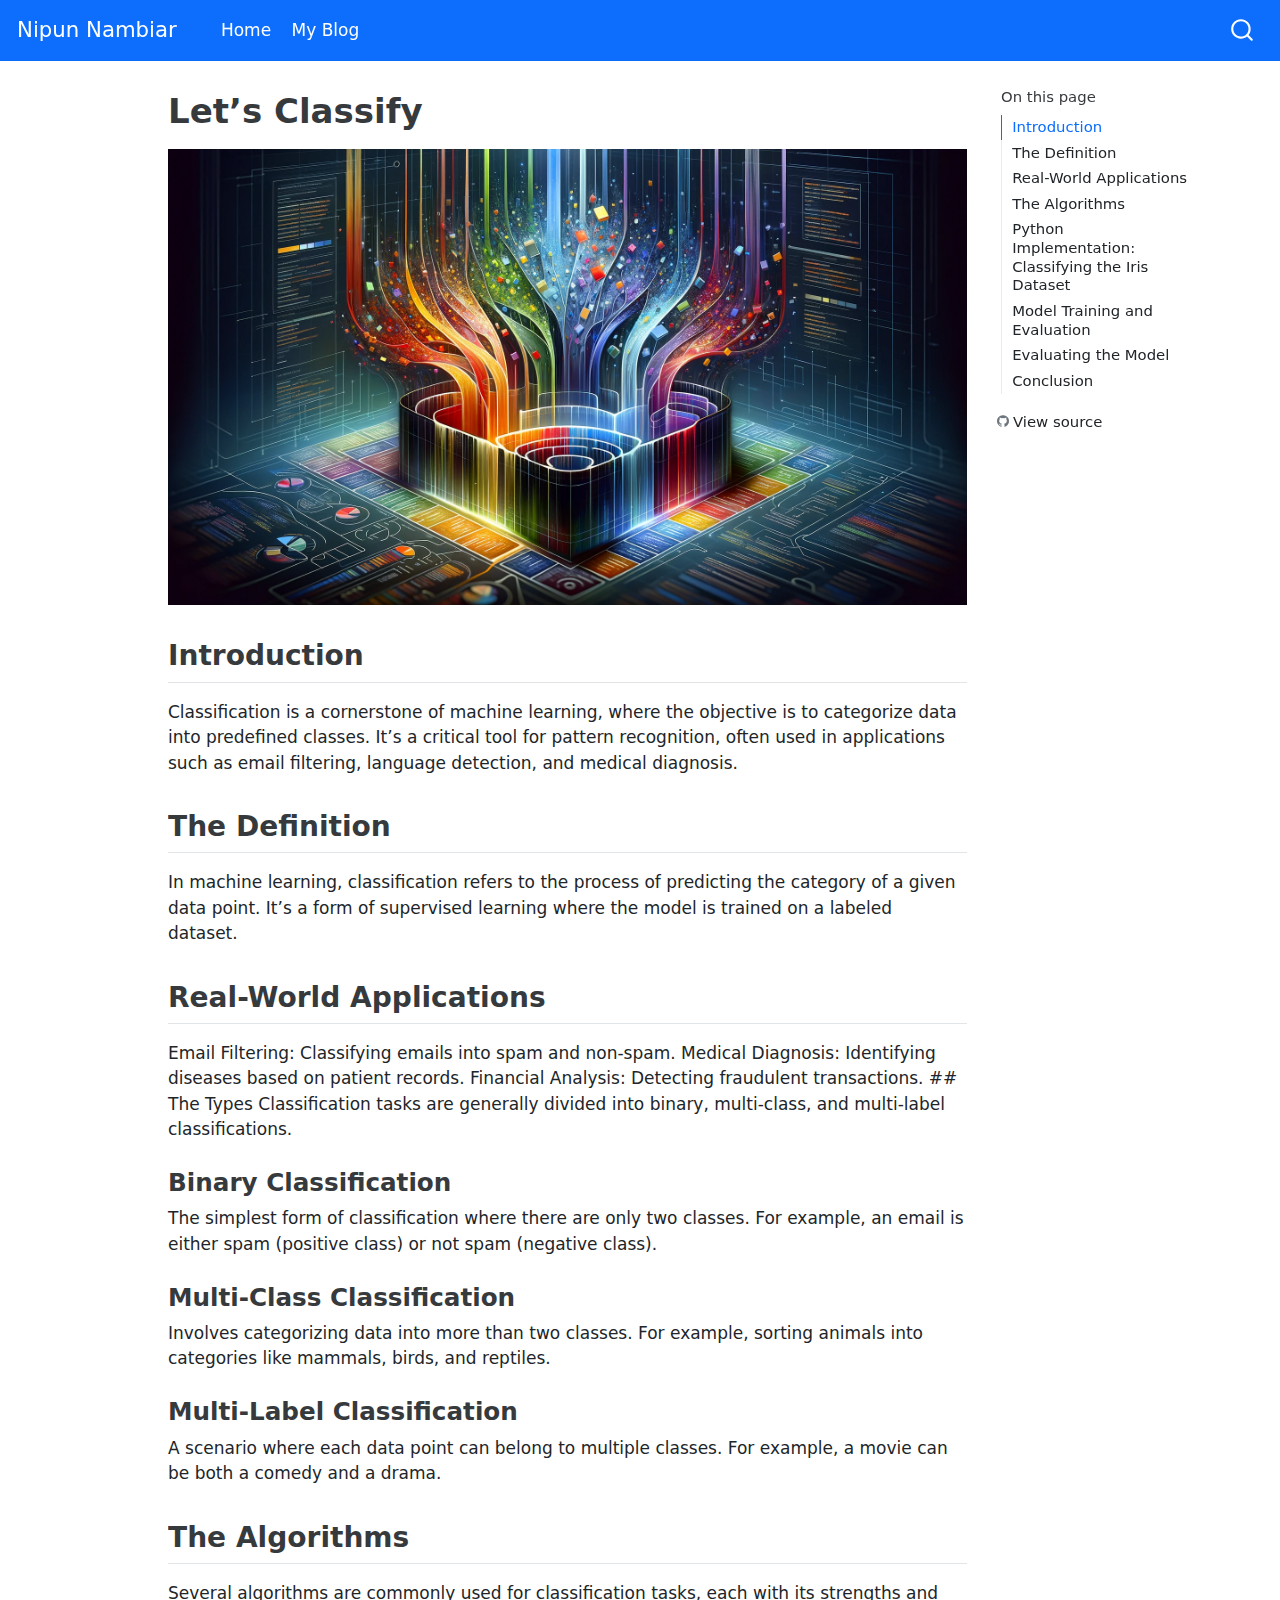
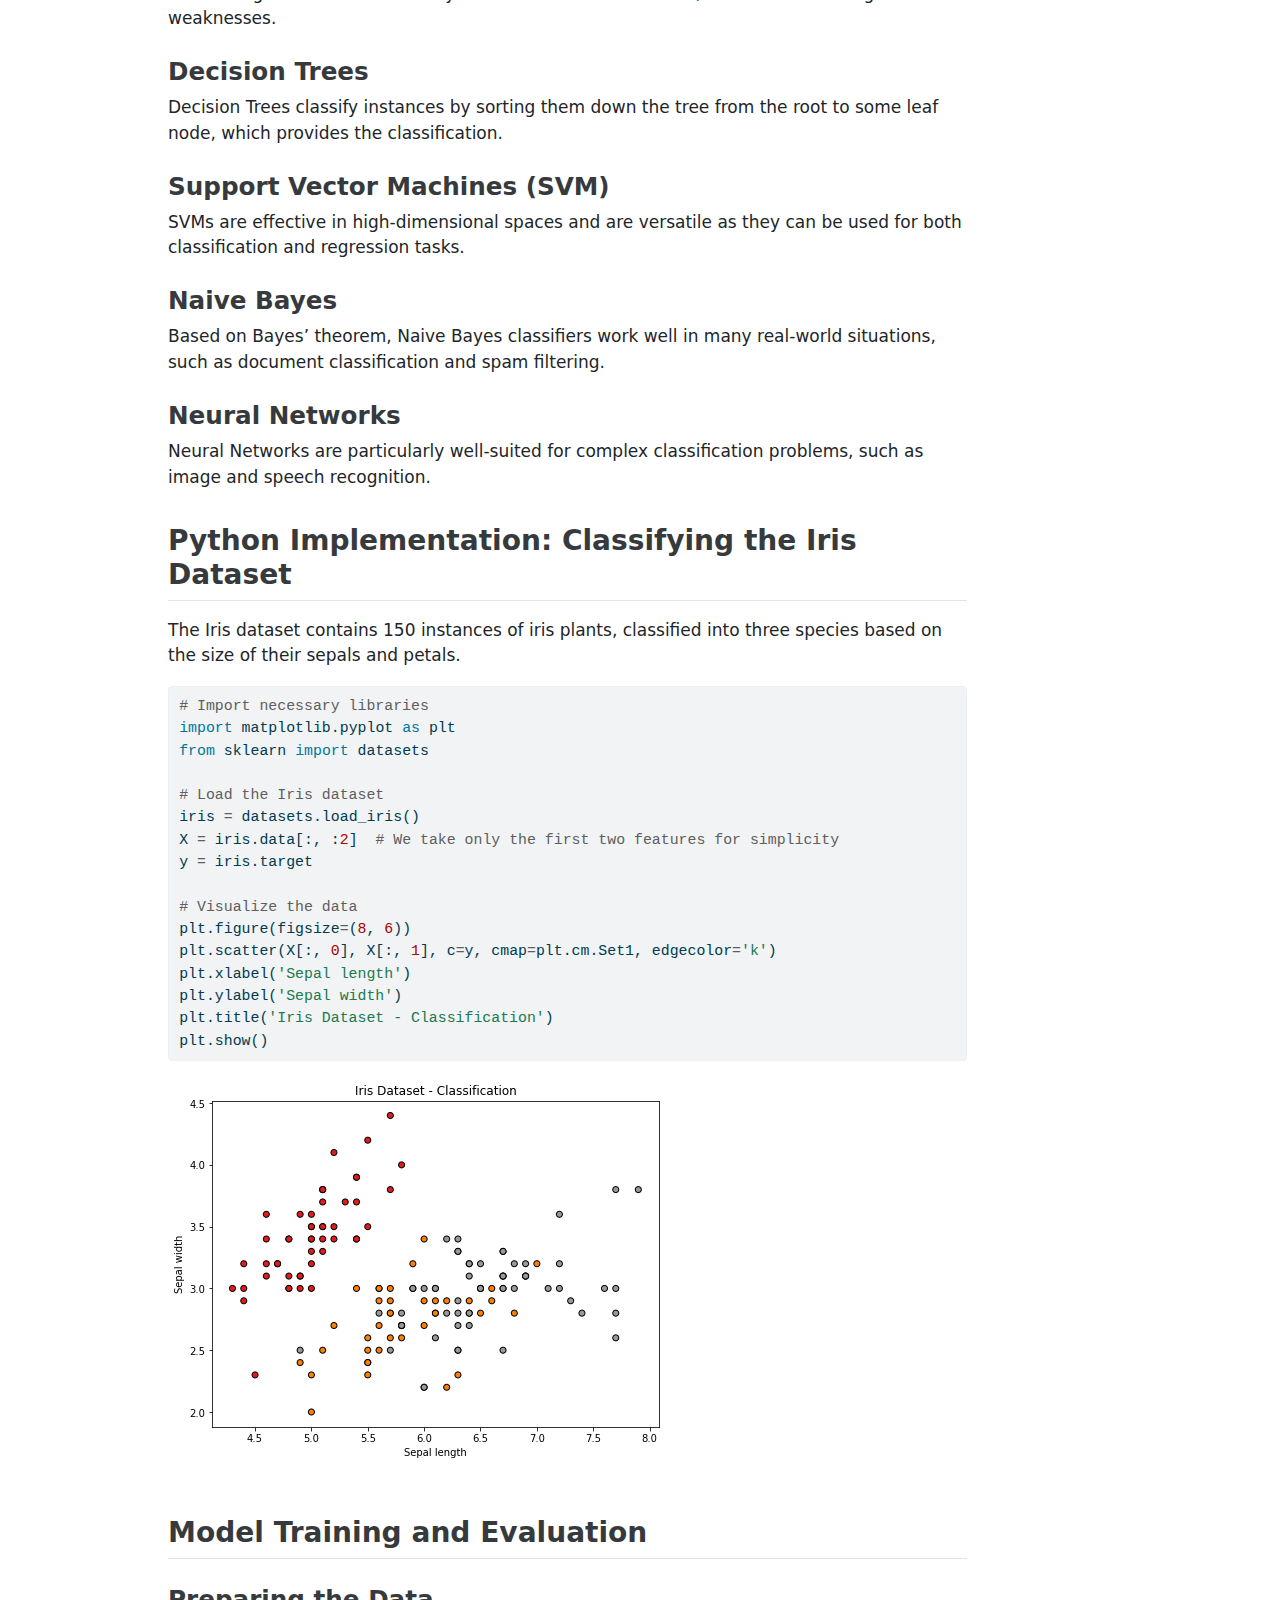
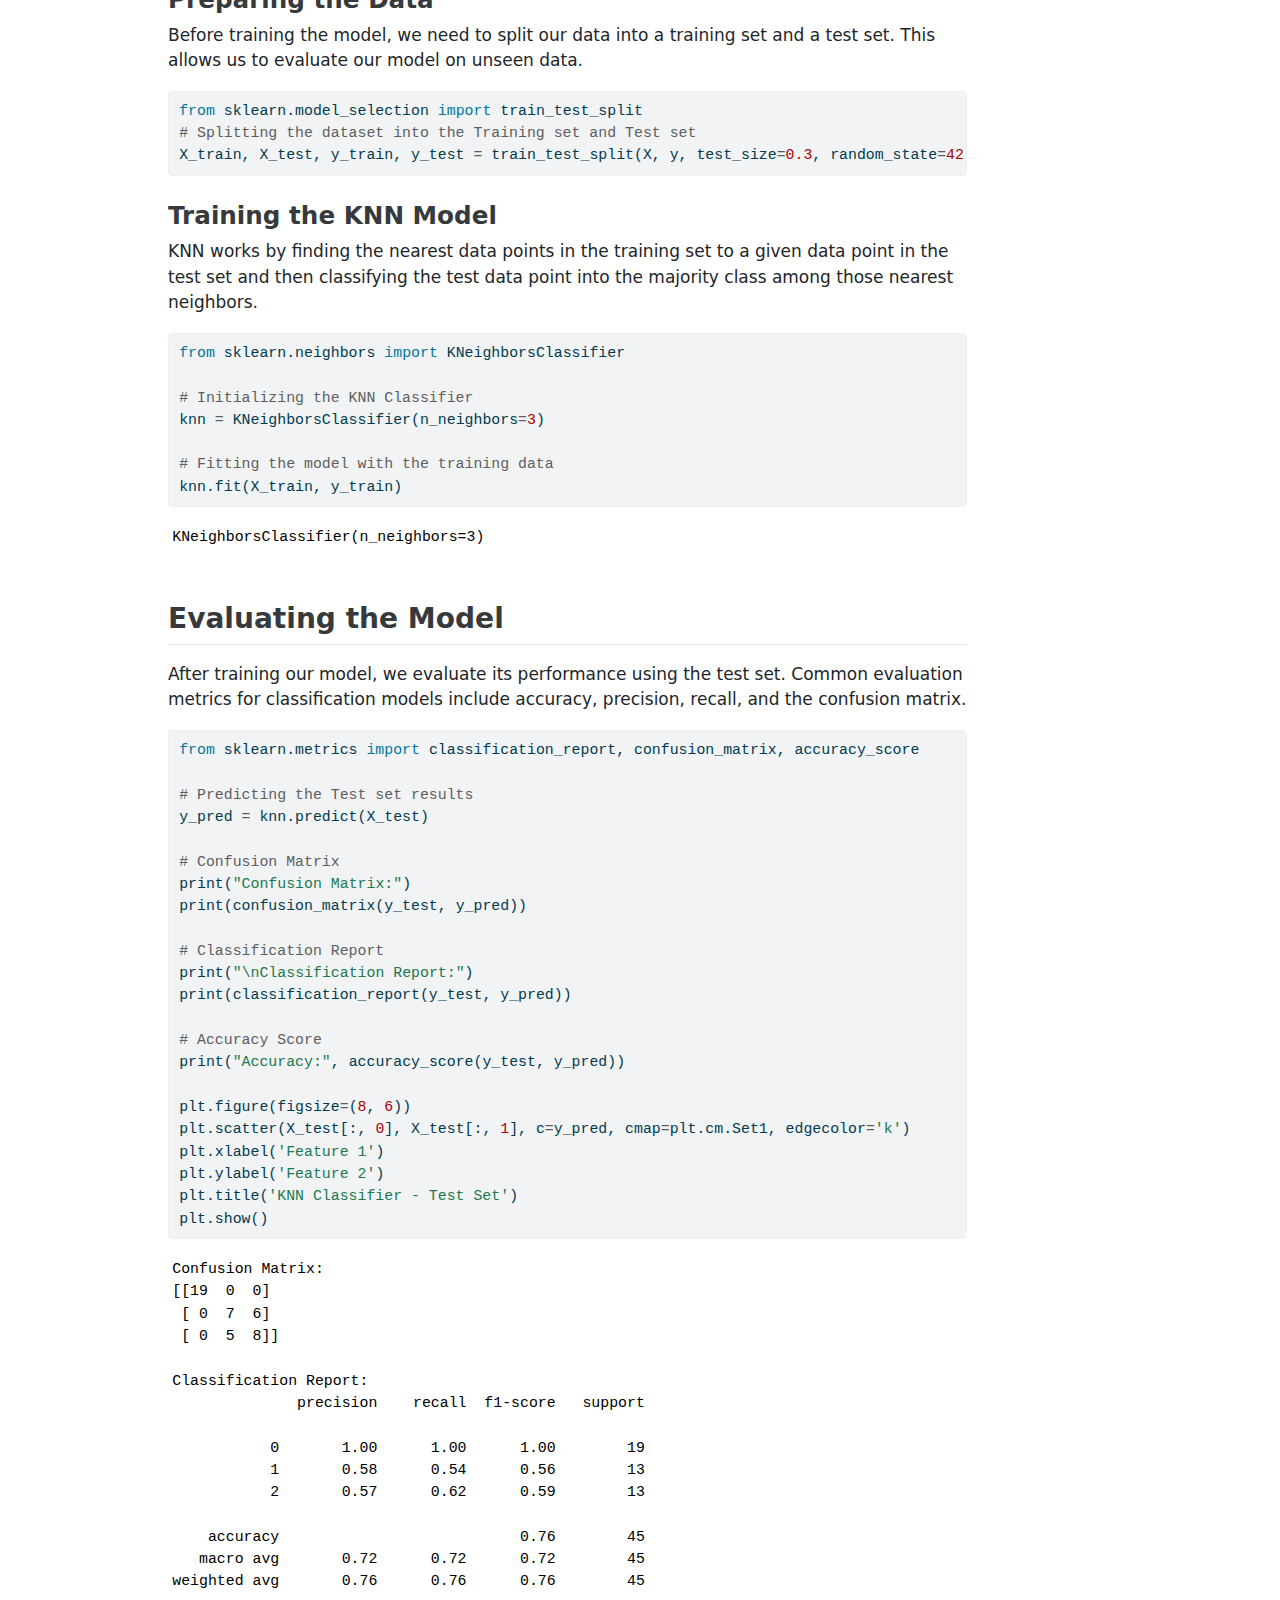
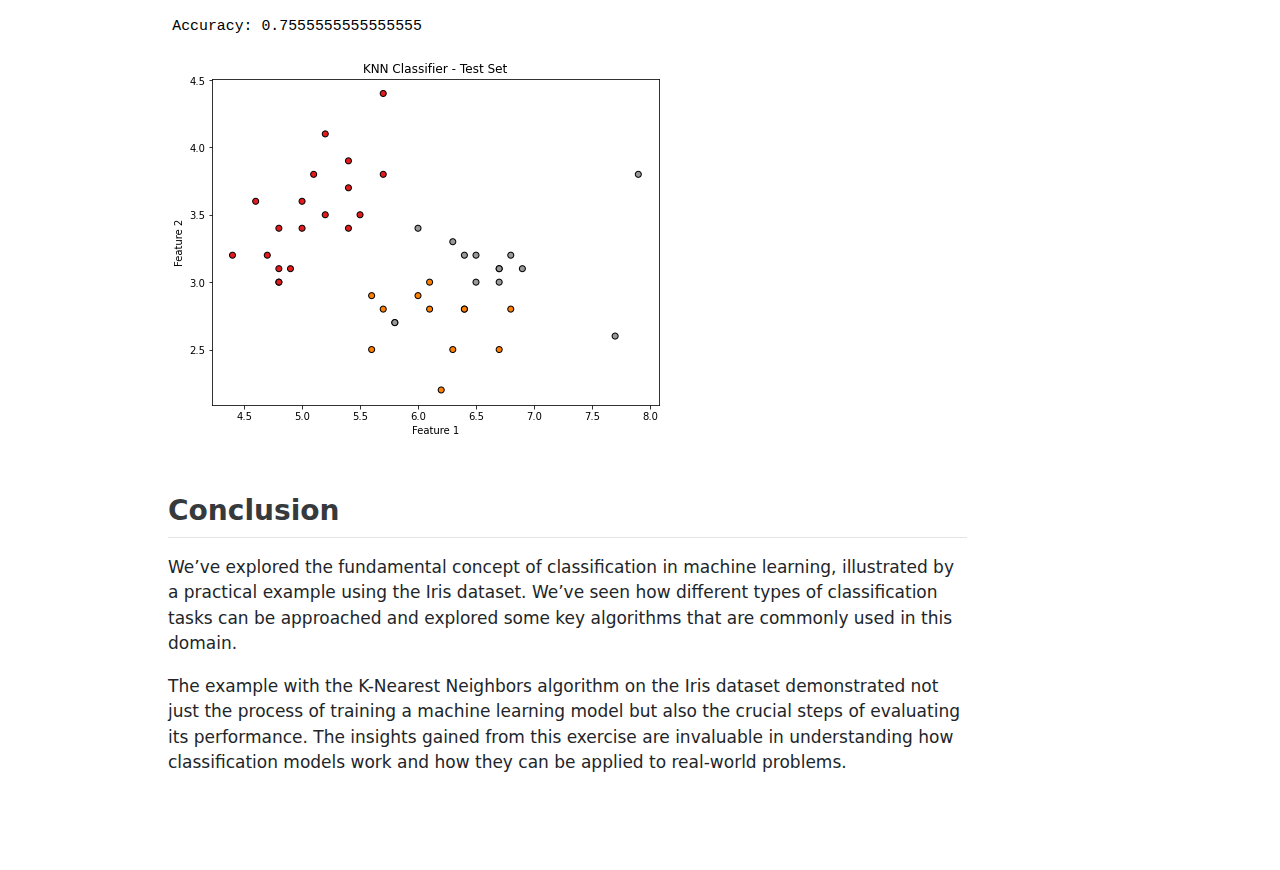
<file: posts/Classification/Classification.html>
<!DOCTYPE html>
<html xmlns="http://www.w3.org/1999/xhtml" lang="en" xml:lang="en"><head>

<meta charset="utf-8">
<meta name="generator" content="quarto-1.3.450">

<meta name="viewport" content="width=device-width, initial-scale=1.0, user-scalable=yes">


<title>Nipun Nambiar - Let’s Classify</title>
<style>
code{white-space: pre-wrap;}
span.smallcaps{font-variant: small-caps;}
div.columns{display: flex; gap: min(4vw, 1.5em);}
div.column{flex: auto; overflow-x: auto;}
div.hanging-indent{margin-left: 1.5em; text-indent: -1.5em;}
ul.task-list{list-style: none;}
ul.task-list li input[type="checkbox"] {
  width: 0.8em;
  margin: 0 0.8em 0.2em -1em; /* quarto-specific, see https://github.com/quarto-dev/quarto-cli/issues/4556 */ 
  vertical-align: middle;
}
/* CSS for syntax highlighting */
pre > code.sourceCode { white-space: pre; position: relative; }
pre > code.sourceCode > span { display: inline-block; line-height: 1.25; }
pre > code.sourceCode > span:empty { height: 1.2em; }
.sourceCode { overflow: visible; }
code.sourceCode > span { color: inherit; text-decoration: inherit; }
div.sourceCode { margin: 1em 0; }
pre.sourceCode { margin: 0; }
@media screen {
div.sourceCode { overflow: auto; }
}
@media print {
pre > code.sourceCode { white-space: pre-wrap; }
pre > code.sourceCode > span { text-indent: -5em; padding-left: 5em; }
}
pre.numberSource code
  { counter-reset: source-line 0; }
pre.numberSource code > span
  { position: relative; left: -4em; counter-increment: source-line; }
pre.numberSource code > span > a:first-child::before
  { content: counter(source-line);
    position: relative; left: -1em; text-align: right; vertical-align: baseline;
    border: none; display: inline-block;
    -webkit-touch-callout: none; -webkit-user-select: none;
    -khtml-user-select: none; -moz-user-select: none;
    -ms-user-select: none; user-select: none;
    padding: 0 4px; width: 4em;
  }
pre.numberSource { margin-left: 3em;  padding-left: 4px; }
div.sourceCode
  {   }
@media screen {
pre > code.sourceCode > span > a:first-child::before { text-decoration: underline; }
}
</style>


<script src="../../site_libs/quarto-nav/quarto-nav.js"></script>
<script src="../../site_libs/quarto-nav/headroom.min.js"></script>
<script src="../../site_libs/clipboard/clipboard.min.js"></script>
<script src="../../site_libs/quarto-search/autocomplete.umd.js"></script>
<script src="../../site_libs/quarto-search/fuse.min.js"></script>
<script src="../../site_libs/quarto-search/quarto-search.js"></script>
<meta name="quarto:offset" content="../../">
<script src="../../site_libs/quarto-html/quarto.js"></script>
<script src="../../site_libs/quarto-html/popper.min.js"></script>
<script src="../../site_libs/quarto-html/tippy.umd.min.js"></script>
<script src="../../site_libs/quarto-html/anchor.min.js"></script>
<link href="../../site_libs/quarto-html/tippy.css" rel="stylesheet">
<link href="../../site_libs/quarto-html/quarto-syntax-highlighting.css" rel="stylesheet" id="quarto-text-highlighting-styles">
<script src="../../site_libs/bootstrap/bootstrap.min.js"></script>
<link href="../../site_libs/bootstrap/bootstrap-icons.css" rel="stylesheet">
<link href="../../site_libs/bootstrap/bootstrap.min.css" rel="stylesheet" id="quarto-bootstrap" data-mode="light">
<script id="quarto-search-options" type="application/json">{
  "location": "navbar",
  "copy-button": false,
  "collapse-after": 3,
  "panel-placement": "end",
  "type": "overlay",
  "limit": 20,
  "language": {
    "search-no-results-text": "No results",
    "search-matching-documents-text": "matching documents",
    "search-copy-link-title": "Copy link to search",
    "search-hide-matches-text": "Hide additional matches",
    "search-more-match-text": "more match in this document",
    "search-more-matches-text": "more matches in this document",
    "search-clear-button-title": "Clear",
    "search-detached-cancel-button-title": "Cancel",
    "search-submit-button-title": "Submit",
    "search-label": "Search"
  }
}</script>


<link rel="stylesheet" href="../../styles.css">
</head>

<body class="nav-fixed">

<div id="quarto-search-results"></div>
  <header id="quarto-header" class="headroom fixed-top">
    <nav class="navbar navbar-expand-lg navbar-dark ">
      <div class="navbar-container container-fluid">
      <div class="navbar-brand-container">
    <a class="navbar-brand" href="../../index.html">
    <span class="navbar-title">Nipun Nambiar</span>
    </a>
  </div>
            <div id="quarto-search" class="" title="Search"></div>
          <button class="navbar-toggler" type="button" data-bs-toggle="collapse" data-bs-target="#navbarCollapse" aria-controls="navbarCollapse" aria-expanded="false" aria-label="Toggle navigation" onclick="if (window.quartoToggleHeadroom) { window.quartoToggleHeadroom(); }">
  <span class="navbar-toggler-icon"></span>
</button>
          <div class="collapse navbar-collapse" id="navbarCollapse">
            <ul class="navbar-nav navbar-nav-scroll me-auto">
  <li class="nav-item">
    <a class="nav-link" href="../../index.html" rel="" target="">
 <span class="menu-text">Home</span></a>
  </li>  
  <li class="nav-item">
    <a class="nav-link" href="../../posts.html" rel="" target="">
 <span class="menu-text">My Blog</span></a>
  </li>  
</ul>
            <div class="quarto-navbar-tools ms-auto">
</div>
          </div> <!-- /navcollapse -->
      </div> <!-- /container-fluid -->
    </nav>
</header>
<!-- content -->
<div id="quarto-content" class="quarto-container page-columns page-rows-contents page-layout-article page-navbar">
<!-- sidebar -->
<!-- margin-sidebar -->
    <div id="quarto-margin-sidebar" class="sidebar margin-sidebar">
        <nav id="TOC" role="doc-toc" class="toc-active">
    <h2 id="toc-title">On this page</h2>
   
  <ul>
  <li><a href="#introduction" id="toc-introduction" class="nav-link active" data-scroll-target="#introduction">Introduction</a></li>
  <li><a href="#the-definition" id="toc-the-definition" class="nav-link" data-scroll-target="#the-definition">The Definition</a></li>
  <li><a href="#real-world-applications" id="toc-real-world-applications" class="nav-link" data-scroll-target="#real-world-applications">Real-World Applications</a>
  <ul class="collapse">
  <li><a href="#binary-classification" id="toc-binary-classification" class="nav-link" data-scroll-target="#binary-classification">Binary Classification</a></li>
  <li><a href="#multi-class-classification" id="toc-multi-class-classification" class="nav-link" data-scroll-target="#multi-class-classification">Multi-Class Classification</a></li>
  <li><a href="#multi-label-classification" id="toc-multi-label-classification" class="nav-link" data-scroll-target="#multi-label-classification">Multi-Label Classification</a></li>
  </ul></li>
  <li><a href="#the-algorithms" id="toc-the-algorithms" class="nav-link" data-scroll-target="#the-algorithms">The Algorithms</a>
  <ul class="collapse">
  <li><a href="#decision-trees" id="toc-decision-trees" class="nav-link" data-scroll-target="#decision-trees">Decision Trees</a></li>
  <li><a href="#support-vector-machines-svm" id="toc-support-vector-machines-svm" class="nav-link" data-scroll-target="#support-vector-machines-svm">Support Vector Machines (SVM)</a></li>
  <li><a href="#naive-bayes" id="toc-naive-bayes" class="nav-link" data-scroll-target="#naive-bayes">Naive Bayes</a></li>
  <li><a href="#neural-networks" id="toc-neural-networks" class="nav-link" data-scroll-target="#neural-networks">Neural Networks</a></li>
  </ul></li>
  <li><a href="#python-implementation-classifying-the-iris-dataset" id="toc-python-implementation-classifying-the-iris-dataset" class="nav-link" data-scroll-target="#python-implementation-classifying-the-iris-dataset">Python Implementation: Classifying the Iris Dataset</a></li>
  <li><a href="#model-training-and-evaluation" id="toc-model-training-and-evaluation" class="nav-link" data-scroll-target="#model-training-and-evaluation">Model Training and Evaluation</a>
  <ul class="collapse">
  <li><a href="#preparing-the-data" id="toc-preparing-the-data" class="nav-link" data-scroll-target="#preparing-the-data">Preparing the Data</a></li>
  <li><a href="#training-the-knn-model" id="toc-training-the-knn-model" class="nav-link" data-scroll-target="#training-the-knn-model">Training the KNN Model</a></li>
  </ul></li>
  <li><a href="#evaluating-the-model" id="toc-evaluating-the-model" class="nav-link" data-scroll-target="#evaluating-the-model">Evaluating the Model</a></li>
  <li><a href="#conclusion" id="toc-conclusion" class="nav-link" data-scroll-target="#conclusion">Conclusion</a></li>
  </ul>
<div class="toc-actions"><div><i class="bi bi-github"></i></div><div class="action-links"><p><a href="https://github.com/NRNambiar99/BlogFiles/blob/main/posts/Classification/Classification.ipynb" class="toc-action">View source</a></p></div></div></nav>
    </div>
<!-- main -->
<main class="content" id="quarto-document-content">

<header id="title-block-header" class="quarto-title-block default">
<div class="quarto-title">
<h1 class="title">Let’s Classify</h1>
</div>



<div class="quarto-title-meta">

    
  
    
  </div>
  

</header>

<p><img src="Classification_files/figure-html/45832955-1-class.png" class="img-fluid"></p>
<section id="introduction" class="level2">
<h2 class="anchored" data-anchor-id="introduction">Introduction</h2>
<p>Classification is a cornerstone of machine learning, where the objective is to categorize data into predefined classes. It’s a critical tool for pattern recognition, often used in applications such as email filtering, language detection, and medical diagnosis.</p>
</section>
<section id="the-definition" class="level2">
<h2 class="anchored" data-anchor-id="the-definition">The Definition</h2>
<p>In machine learning, classification refers to the process of predicting the category of a given data point. It’s a form of supervised learning where the model is trained on a labeled dataset.</p>
</section>
<section id="real-world-applications" class="level2">
<h2 class="anchored" data-anchor-id="real-world-applications">Real-World Applications</h2>
<p>Email Filtering: Classifying emails into spam and non-spam. Medical Diagnosis: Identifying diseases based on patient records. Financial Analysis: Detecting fraudulent transactions. ## The Types Classification tasks are generally divided into binary, multi-class, and multi-label classifications.</p>
<section id="binary-classification" class="level3">
<h3 class="anchored" data-anchor-id="binary-classification">Binary Classification</h3>
<p>The simplest form of classification where there are only two classes. For example, an email is either spam (positive class) or not spam (negative class).</p>
</section>
<section id="multi-class-classification" class="level3">
<h3 class="anchored" data-anchor-id="multi-class-classification">Multi-Class Classification</h3>
<p>Involves categorizing data into more than two classes. For example, sorting animals into categories like mammals, birds, and reptiles.</p>
</section>
<section id="multi-label-classification" class="level3">
<h3 class="anchored" data-anchor-id="multi-label-classification">Multi-Label Classification</h3>
<p>A scenario where each data point can belong to multiple classes. For example, a movie can be both a comedy and a drama.</p>
</section>
</section>
<section id="the-algorithms" class="level2">
<h2 class="anchored" data-anchor-id="the-algorithms">The Algorithms</h2>
<p>Several algorithms are commonly used for classification tasks, each with its strengths and weaknesses.</p>
<section id="decision-trees" class="level3">
<h3 class="anchored" data-anchor-id="decision-trees">Decision Trees</h3>
<p>Decision Trees classify instances by sorting them down the tree from the root to some leaf node, which provides the classification.</p>
</section>
<section id="support-vector-machines-svm" class="level3">
<h3 class="anchored" data-anchor-id="support-vector-machines-svm">Support Vector Machines (SVM)</h3>
<p>SVMs are effective in high-dimensional spaces and are versatile as they can be used for both classification and regression tasks.</p>
</section>
<section id="naive-bayes" class="level3">
<h3 class="anchored" data-anchor-id="naive-bayes">Naive Bayes</h3>
<p>Based on Bayes’ theorem, Naive Bayes classifiers work well in many real-world situations, such as document classification and spam filtering.</p>
</section>
<section id="neural-networks" class="level3">
<h3 class="anchored" data-anchor-id="neural-networks">Neural Networks</h3>
<p>Neural Networks are particularly well-suited for complex classification problems, such as image and speech recognition.</p>
</section>
</section>
<section id="python-implementation-classifying-the-iris-dataset" class="level2">
<h2 class="anchored" data-anchor-id="python-implementation-classifying-the-iris-dataset">Python Implementation: Classifying the Iris Dataset</h2>
<p>The Iris dataset contains 150 instances of iris plants, classified into three species based on the size of their sepals and petals.</p>
<div class="cell" data-scrolled="true" data-execution_count="1">
<div class="sourceCode cell-code" id="cb1"><pre class="sourceCode python code-with-copy"><code class="sourceCode python"><span id="cb1-1"><a href="#cb1-1" aria-hidden="true" tabindex="-1"></a><span class="co"># Import necessary libraries</span></span>
<span id="cb1-2"><a href="#cb1-2" aria-hidden="true" tabindex="-1"></a><span class="im">import</span> matplotlib.pyplot <span class="im">as</span> plt</span>
<span id="cb1-3"><a href="#cb1-3" aria-hidden="true" tabindex="-1"></a><span class="im">from</span> sklearn <span class="im">import</span> datasets</span>
<span id="cb1-4"><a href="#cb1-4" aria-hidden="true" tabindex="-1"></a></span>
<span id="cb1-5"><a href="#cb1-5" aria-hidden="true" tabindex="-1"></a><span class="co"># Load the Iris dataset</span></span>
<span id="cb1-6"><a href="#cb1-6" aria-hidden="true" tabindex="-1"></a>iris <span class="op">=</span> datasets.load_iris()</span>
<span id="cb1-7"><a href="#cb1-7" aria-hidden="true" tabindex="-1"></a>X <span class="op">=</span> iris.data[:, :<span class="dv">2</span>]  <span class="co"># We take only the first two features for simplicity</span></span>
<span id="cb1-8"><a href="#cb1-8" aria-hidden="true" tabindex="-1"></a>y <span class="op">=</span> iris.target</span>
<span id="cb1-9"><a href="#cb1-9" aria-hidden="true" tabindex="-1"></a></span>
<span id="cb1-10"><a href="#cb1-10" aria-hidden="true" tabindex="-1"></a><span class="co"># Visualize the data</span></span>
<span id="cb1-11"><a href="#cb1-11" aria-hidden="true" tabindex="-1"></a>plt.figure(figsize<span class="op">=</span>(<span class="dv">8</span>, <span class="dv">6</span>))</span>
<span id="cb1-12"><a href="#cb1-12" aria-hidden="true" tabindex="-1"></a>plt.scatter(X[:, <span class="dv">0</span>], X[:, <span class="dv">1</span>], c<span class="op">=</span>y, cmap<span class="op">=</span>plt.cm.Set1, edgecolor<span class="op">=</span><span class="st">'k'</span>)</span>
<span id="cb1-13"><a href="#cb1-13" aria-hidden="true" tabindex="-1"></a>plt.xlabel(<span class="st">'Sepal length'</span>)</span>
<span id="cb1-14"><a href="#cb1-14" aria-hidden="true" tabindex="-1"></a>plt.ylabel(<span class="st">'Sepal width'</span>)</span>
<span id="cb1-15"><a href="#cb1-15" aria-hidden="true" tabindex="-1"></a>plt.title(<span class="st">'Iris Dataset - Classification'</span>)</span>
<span id="cb1-16"><a href="#cb1-16" aria-hidden="true" tabindex="-1"></a>plt.show()</span></code><button title="Copy to Clipboard" class="code-copy-button"><i class="bi"></i></button></pre></div>
<div class="cell-output cell-output-display">
<p><img src="Classification_files/figure-html/cell-2-output-1.png" class="img-fluid"></p>
</div>
</div>
</section>
<section id="model-training-and-evaluation" class="level2">
<h2 class="anchored" data-anchor-id="model-training-and-evaluation">Model Training and Evaluation</h2>
<section id="preparing-the-data" class="level3">
<h3 class="anchored" data-anchor-id="preparing-the-data">Preparing the Data</h3>
<p>Before training the model, we need to split our data into a training set and a test set. This allows us to evaluate our model on unseen data.</p>
<div class="cell" data-execution_count="2">
<div class="sourceCode cell-code" id="cb2"><pre class="sourceCode python code-with-copy"><code class="sourceCode python"><span id="cb2-1"><a href="#cb2-1" aria-hidden="true" tabindex="-1"></a><span class="im">from</span> sklearn.model_selection <span class="im">import</span> train_test_split</span>
<span id="cb2-2"><a href="#cb2-2" aria-hidden="true" tabindex="-1"></a><span class="co"># Splitting the dataset into the Training set and Test set</span></span>
<span id="cb2-3"><a href="#cb2-3" aria-hidden="true" tabindex="-1"></a>X_train, X_test, y_train, y_test <span class="op">=</span> train_test_split(X, y, test_size<span class="op">=</span><span class="fl">0.3</span>, random_state<span class="op">=</span><span class="dv">42</span>)</span></code><button title="Copy to Clipboard" class="code-copy-button"><i class="bi"></i></button></pre></div>
</div>
</section>
<section id="training-the-knn-model" class="level3">
<h3 class="anchored" data-anchor-id="training-the-knn-model">Training the KNN Model</h3>
<p>KNN works by finding the nearest data points in the training set to a given data point in the test set and then classifying the test data point into the majority class among those nearest neighbors.</p>
<div class="cell" data-execution_count="3">
<div class="sourceCode cell-code" id="cb3"><pre class="sourceCode python code-with-copy"><code class="sourceCode python"><span id="cb3-1"><a href="#cb3-1" aria-hidden="true" tabindex="-1"></a><span class="im">from</span> sklearn.neighbors <span class="im">import</span> KNeighborsClassifier</span>
<span id="cb3-2"><a href="#cb3-2" aria-hidden="true" tabindex="-1"></a></span>
<span id="cb3-3"><a href="#cb3-3" aria-hidden="true" tabindex="-1"></a><span class="co"># Initializing the KNN Classifier</span></span>
<span id="cb3-4"><a href="#cb3-4" aria-hidden="true" tabindex="-1"></a>knn <span class="op">=</span> KNeighborsClassifier(n_neighbors<span class="op">=</span><span class="dv">3</span>)</span>
<span id="cb3-5"><a href="#cb3-5" aria-hidden="true" tabindex="-1"></a></span>
<span id="cb3-6"><a href="#cb3-6" aria-hidden="true" tabindex="-1"></a><span class="co"># Fitting the model with the training data</span></span>
<span id="cb3-7"><a href="#cb3-7" aria-hidden="true" tabindex="-1"></a>knn.fit(X_train, y_train)</span></code><button title="Copy to Clipboard" class="code-copy-button"><i class="bi"></i></button></pre></div>
<div class="cell-output cell-output-display" data-execution_count="3">
<pre><code>KNeighborsClassifier(n_neighbors=3)</code></pre>
</div>
</div>
</section>
</section>
<section id="evaluating-the-model" class="level2">
<h2 class="anchored" data-anchor-id="evaluating-the-model">Evaluating the Model</h2>
<p>After training our model, we evaluate its performance using the test set. Common evaluation metrics for classification models include accuracy, precision, recall, and the confusion matrix.</p>
<div class="cell" data-execution_count="6">
<div class="sourceCode cell-code" id="cb5"><pre class="sourceCode python code-with-copy"><code class="sourceCode python"><span id="cb5-1"><a href="#cb5-1" aria-hidden="true" tabindex="-1"></a><span class="im">from</span> sklearn.metrics <span class="im">import</span> classification_report, confusion_matrix, accuracy_score</span>
<span id="cb5-2"><a href="#cb5-2" aria-hidden="true" tabindex="-1"></a></span>
<span id="cb5-3"><a href="#cb5-3" aria-hidden="true" tabindex="-1"></a><span class="co"># Predicting the Test set results</span></span>
<span id="cb5-4"><a href="#cb5-4" aria-hidden="true" tabindex="-1"></a>y_pred <span class="op">=</span> knn.predict(X_test)</span>
<span id="cb5-5"><a href="#cb5-5" aria-hidden="true" tabindex="-1"></a></span>
<span id="cb5-6"><a href="#cb5-6" aria-hidden="true" tabindex="-1"></a><span class="co"># Confusion Matrix</span></span>
<span id="cb5-7"><a href="#cb5-7" aria-hidden="true" tabindex="-1"></a><span class="bu">print</span>(<span class="st">"Confusion Matrix:"</span>)</span>
<span id="cb5-8"><a href="#cb5-8" aria-hidden="true" tabindex="-1"></a><span class="bu">print</span>(confusion_matrix(y_test, y_pred))</span>
<span id="cb5-9"><a href="#cb5-9" aria-hidden="true" tabindex="-1"></a></span>
<span id="cb5-10"><a href="#cb5-10" aria-hidden="true" tabindex="-1"></a><span class="co"># Classification Report</span></span>
<span id="cb5-11"><a href="#cb5-11" aria-hidden="true" tabindex="-1"></a><span class="bu">print</span>(<span class="st">"</span><span class="ch">\n</span><span class="st">Classification Report:"</span>)</span>
<span id="cb5-12"><a href="#cb5-12" aria-hidden="true" tabindex="-1"></a><span class="bu">print</span>(classification_report(y_test, y_pred))</span>
<span id="cb5-13"><a href="#cb5-13" aria-hidden="true" tabindex="-1"></a></span>
<span id="cb5-14"><a href="#cb5-14" aria-hidden="true" tabindex="-1"></a><span class="co"># Accuracy Score</span></span>
<span id="cb5-15"><a href="#cb5-15" aria-hidden="true" tabindex="-1"></a><span class="bu">print</span>(<span class="st">"Accuracy:"</span>, accuracy_score(y_test, y_pred))</span>
<span id="cb5-16"><a href="#cb5-16" aria-hidden="true" tabindex="-1"></a></span>
<span id="cb5-17"><a href="#cb5-17" aria-hidden="true" tabindex="-1"></a>plt.figure(figsize<span class="op">=</span>(<span class="dv">8</span>, <span class="dv">6</span>))</span>
<span id="cb5-18"><a href="#cb5-18" aria-hidden="true" tabindex="-1"></a>plt.scatter(X_test[:, <span class="dv">0</span>], X_test[:, <span class="dv">1</span>], c<span class="op">=</span>y_pred, cmap<span class="op">=</span>plt.cm.Set1, edgecolor<span class="op">=</span><span class="st">'k'</span>)</span>
<span id="cb5-19"><a href="#cb5-19" aria-hidden="true" tabindex="-1"></a>plt.xlabel(<span class="st">'Feature 1'</span>)</span>
<span id="cb5-20"><a href="#cb5-20" aria-hidden="true" tabindex="-1"></a>plt.ylabel(<span class="st">'Feature 2'</span>)</span>
<span id="cb5-21"><a href="#cb5-21" aria-hidden="true" tabindex="-1"></a>plt.title(<span class="st">'KNN Classifier - Test Set'</span>)</span>
<span id="cb5-22"><a href="#cb5-22" aria-hidden="true" tabindex="-1"></a>plt.show()</span></code><button title="Copy to Clipboard" class="code-copy-button"><i class="bi"></i></button></pre></div>
<div class="cell-output cell-output-stdout">
<pre><code>Confusion Matrix:
[[19  0  0]
 [ 0  7  6]
 [ 0  5  8]]

Classification Report:
              precision    recall  f1-score   support

           0       1.00      1.00      1.00        19
           1       0.58      0.54      0.56        13
           2       0.57      0.62      0.59        13

    accuracy                           0.76        45
   macro avg       0.72      0.72      0.72        45
weighted avg       0.76      0.76      0.76        45

Accuracy: 0.7555555555555555</code></pre>
</div>
<div class="cell-output cell-output-display">
<p><img src="Classification_files/figure-html/cell-5-output-2.png" class="img-fluid"></p>
</div>
</div>
</section>
<section id="conclusion" class="level2">
<h2 class="anchored" data-anchor-id="conclusion">Conclusion</h2>
<p>We’ve explored the fundamental concept of classification in machine learning, illustrated by a practical example using the Iris dataset. We’ve seen how different types of classification tasks can be approached and explored some key algorithms that are commonly used in this domain.</p>
<p>The example with the K-Nearest Neighbors algorithm on the Iris dataset demonstrated not just the process of training a machine learning model but also the crucial steps of evaluating its performance. The insights gained from this exercise are invaluable in understanding how classification models work and how they can be applied to real-world problems.</p>


</section>

</main> <!-- /main -->
<script id="quarto-html-after-body" type="application/javascript">
window.document.addEventListener("DOMContentLoaded", function (event) {
  const toggleBodyColorMode = (bsSheetEl) => {
    const mode = bsSheetEl.getAttribute("data-mode");
    const bodyEl = window.document.querySelector("body");
    if (mode === "dark") {
      bodyEl.classList.add("quarto-dark");
      bodyEl.classList.remove("quarto-light");
    } else {
      bodyEl.classList.add("quarto-light");
      bodyEl.classList.remove("quarto-dark");
    }
  }
  const toggleBodyColorPrimary = () => {
    const bsSheetEl = window.document.querySelector("link#quarto-bootstrap");
    if (bsSheetEl) {
      toggleBodyColorMode(bsSheetEl);
    }
  }
  toggleBodyColorPrimary();  
  const icon = "";
  const anchorJS = new window.AnchorJS();
  anchorJS.options = {
    placement: 'right',
    icon: icon
  };
  anchorJS.add('.anchored');
  const isCodeAnnotation = (el) => {
    for (const clz of el.classList) {
      if (clz.startsWith('code-annotation-')) {                     
        return true;
      }
    }
    return false;
  }
  const clipboard = new window.ClipboardJS('.code-copy-button', {
    text: function(trigger) {
      const codeEl = trigger.previousElementSibling.cloneNode(true);
      for (const childEl of codeEl.children) {
        if (isCodeAnnotation(childEl)) {
          childEl.remove();
        }
      }
      return codeEl.innerText;
    }
  });
  clipboard.on('success', function(e) {
    // button target
    const button = e.trigger;
    // don't keep focus
    button.blur();
    // flash "checked"
    button.classList.add('code-copy-button-checked');
    var currentTitle = button.getAttribute("title");
    button.setAttribute("title", "Copied!");
    let tooltip;
    if (window.bootstrap) {
      button.setAttribute("data-bs-toggle", "tooltip");
      button.setAttribute("data-bs-placement", "left");
      button.setAttribute("data-bs-title", "Copied!");
      tooltip = new bootstrap.Tooltip(button, 
        { trigger: "manual", 
          customClass: "code-copy-button-tooltip",
          offset: [0, -8]});
      tooltip.show();    
    }
    setTimeout(function() {
      if (tooltip) {
        tooltip.hide();
        button.removeAttribute("data-bs-title");
        button.removeAttribute("data-bs-toggle");
        button.removeAttribute("data-bs-placement");
      }
      button.setAttribute("title", currentTitle);
      button.classList.remove('code-copy-button-checked');
    }, 1000);
    // clear code selection
    e.clearSelection();
  });
  const viewSource = window.document.getElementById('quarto-view-source') ||
                     window.document.getElementById('quarto-code-tools-source');
  if (viewSource) {
    const sourceUrl = viewSource.getAttribute("data-quarto-source-url");
    viewSource.addEventListener("click", function(e) {
      if (sourceUrl) {
        // rstudio viewer pane
        if (/\bcapabilities=\b/.test(window.location)) {
          window.open(sourceUrl);
        } else {
          window.location.href = sourceUrl;
        }
      } else {
        const modal = new bootstrap.Modal(document.getElementById('quarto-embedded-source-code-modal'));
        modal.show();
      }
      return false;
    });
  }
  function toggleCodeHandler(show) {
    return function(e) {
      const detailsSrc = window.document.querySelectorAll(".cell > details > .sourceCode");
      for (let i=0; i<detailsSrc.length; i++) {
        const details = detailsSrc[i].parentElement;
        if (show) {
          details.open = true;
        } else {
          details.removeAttribute("open");
        }
      }
      const cellCodeDivs = window.document.querySelectorAll(".cell > .sourceCode");
      const fromCls = show ? "hidden" : "unhidden";
      const toCls = show ? "unhidden" : "hidden";
      for (let i=0; i<cellCodeDivs.length; i++) {
        const codeDiv = cellCodeDivs[i];
        if (codeDiv.classList.contains(fromCls)) {
          codeDiv.classList.remove(fromCls);
          codeDiv.classList.add(toCls);
        } 
      }
      return false;
    }
  }
  const hideAllCode = window.document.getElementById("quarto-hide-all-code");
  if (hideAllCode) {
    hideAllCode.addEventListener("click", toggleCodeHandler(false));
  }
  const showAllCode = window.document.getElementById("quarto-show-all-code");
  if (showAllCode) {
    showAllCode.addEventListener("click", toggleCodeHandler(true));
  }
  function tippyHover(el, contentFn) {
    const config = {
      allowHTML: true,
      content: contentFn,
      maxWidth: 500,
      delay: 100,
      arrow: false,
      appendTo: function(el) {
          return el.parentElement;
      },
      interactive: true,
      interactiveBorder: 10,
      theme: 'quarto',
      placement: 'bottom-start'
    };
    window.tippy(el, config); 
  }
  const noterefs = window.document.querySelectorAll('a[role="doc-noteref"]');
  for (var i=0; i<noterefs.length; i++) {
    const ref = noterefs[i];
    tippyHover(ref, function() {
      // use id or data attribute instead here
      let href = ref.getAttribute('data-footnote-href') || ref.getAttribute('href');
      try { href = new URL(href).hash; } catch {}
      const id = href.replace(/^#\/?/, "");
      const note = window.document.getElementById(id);
      return note.innerHTML;
    });
  }
      let selectedAnnoteEl;
      const selectorForAnnotation = ( cell, annotation) => {
        let cellAttr = 'data-code-cell="' + cell + '"';
        let lineAttr = 'data-code-annotation="' +  annotation + '"';
        const selector = 'span[' + cellAttr + '][' + lineAttr + ']';
        return selector;
      }
      const selectCodeLines = (annoteEl) => {
        const doc = window.document;
        const targetCell = annoteEl.getAttribute("data-target-cell");
        const targetAnnotation = annoteEl.getAttribute("data-target-annotation");
        const annoteSpan = window.document.querySelector(selectorForAnnotation(targetCell, targetAnnotation));
        const lines = annoteSpan.getAttribute("data-code-lines").split(",");
        const lineIds = lines.map((line) => {
          return targetCell + "-" + line;
        })
        let top = null;
        let height = null;
        let parent = null;
        if (lineIds.length > 0) {
            //compute the position of the single el (top and bottom and make a div)
            const el = window.document.getElementById(lineIds[0]);
            top = el.offsetTop;
            height = el.offsetHeight;
            parent = el.parentElement.parentElement;
          if (lineIds.length > 1) {
            const lastEl = window.document.getElementById(lineIds[lineIds.length - 1]);
            const bottom = lastEl.offsetTop + lastEl.offsetHeight;
            height = bottom - top;
          }
          if (top !== null && height !== null && parent !== null) {
            // cook up a div (if necessary) and position it 
            let div = window.document.getElementById("code-annotation-line-highlight");
            if (div === null) {
              div = window.document.createElement("div");
              div.setAttribute("id", "code-annotation-line-highlight");
              div.style.position = 'absolute';
              parent.appendChild(div);
            }
            div.style.top = top - 2 + "px";
            div.style.height = height + 4 + "px";
            let gutterDiv = window.document.getElementById("code-annotation-line-highlight-gutter");
            if (gutterDiv === null) {
              gutterDiv = window.document.createElement("div");
              gutterDiv.setAttribute("id", "code-annotation-line-highlight-gutter");
              gutterDiv.style.position = 'absolute';
              const codeCell = window.document.getElementById(targetCell);
              const gutter = codeCell.querySelector('.code-annotation-gutter');
              gutter.appendChild(gutterDiv);
            }
            gutterDiv.style.top = top - 2 + "px";
            gutterDiv.style.height = height + 4 + "px";
          }
          selectedAnnoteEl = annoteEl;
        }
      };
      const unselectCodeLines = () => {
        const elementsIds = ["code-annotation-line-highlight", "code-annotation-line-highlight-gutter"];
        elementsIds.forEach((elId) => {
          const div = window.document.getElementById(elId);
          if (div) {
            div.remove();
          }
        });
        selectedAnnoteEl = undefined;
      };
      // Attach click handler to the DT
      const annoteDls = window.document.querySelectorAll('dt[data-target-cell]');
      for (const annoteDlNode of annoteDls) {
        annoteDlNode.addEventListener('click', (event) => {
          const clickedEl = event.target;
          if (clickedEl !== selectedAnnoteEl) {
            unselectCodeLines();
            const activeEl = window.document.querySelector('dt[data-target-cell].code-annotation-active');
            if (activeEl) {
              activeEl.classList.remove('code-annotation-active');
            }
            selectCodeLines(clickedEl);
            clickedEl.classList.add('code-annotation-active');
          } else {
            // Unselect the line
            unselectCodeLines();
            clickedEl.classList.remove('code-annotation-active');
          }
        });
      }
  const findCites = (el) => {
    const parentEl = el.parentElement;
    if (parentEl) {
      const cites = parentEl.dataset.cites;
      if (cites) {
        return {
          el,
          cites: cites.split(' ')
        };
      } else {
        return findCites(el.parentElement)
      }
    } else {
      return undefined;
    }
  };
  var bibliorefs = window.document.querySelectorAll('a[role="doc-biblioref"]');
  for (var i=0; i<bibliorefs.length; i++) {
    const ref = bibliorefs[i];
    const citeInfo = findCites(ref);
    if (citeInfo) {
      tippyHover(citeInfo.el, function() {
        var popup = window.document.createElement('div');
        citeInfo.cites.forEach(function(cite) {
          var citeDiv = window.document.createElement('div');
          citeDiv.classList.add('hanging-indent');
          citeDiv.classList.add('csl-entry');
          var biblioDiv = window.document.getElementById('ref-' + cite);
          if (biblioDiv) {
            citeDiv.innerHTML = biblioDiv.innerHTML;
          }
          popup.appendChild(citeDiv);
        });
        return popup.innerHTML;
      });
    }
  }
});
</script>
</div> <!-- /content -->



</body></html>
</file>
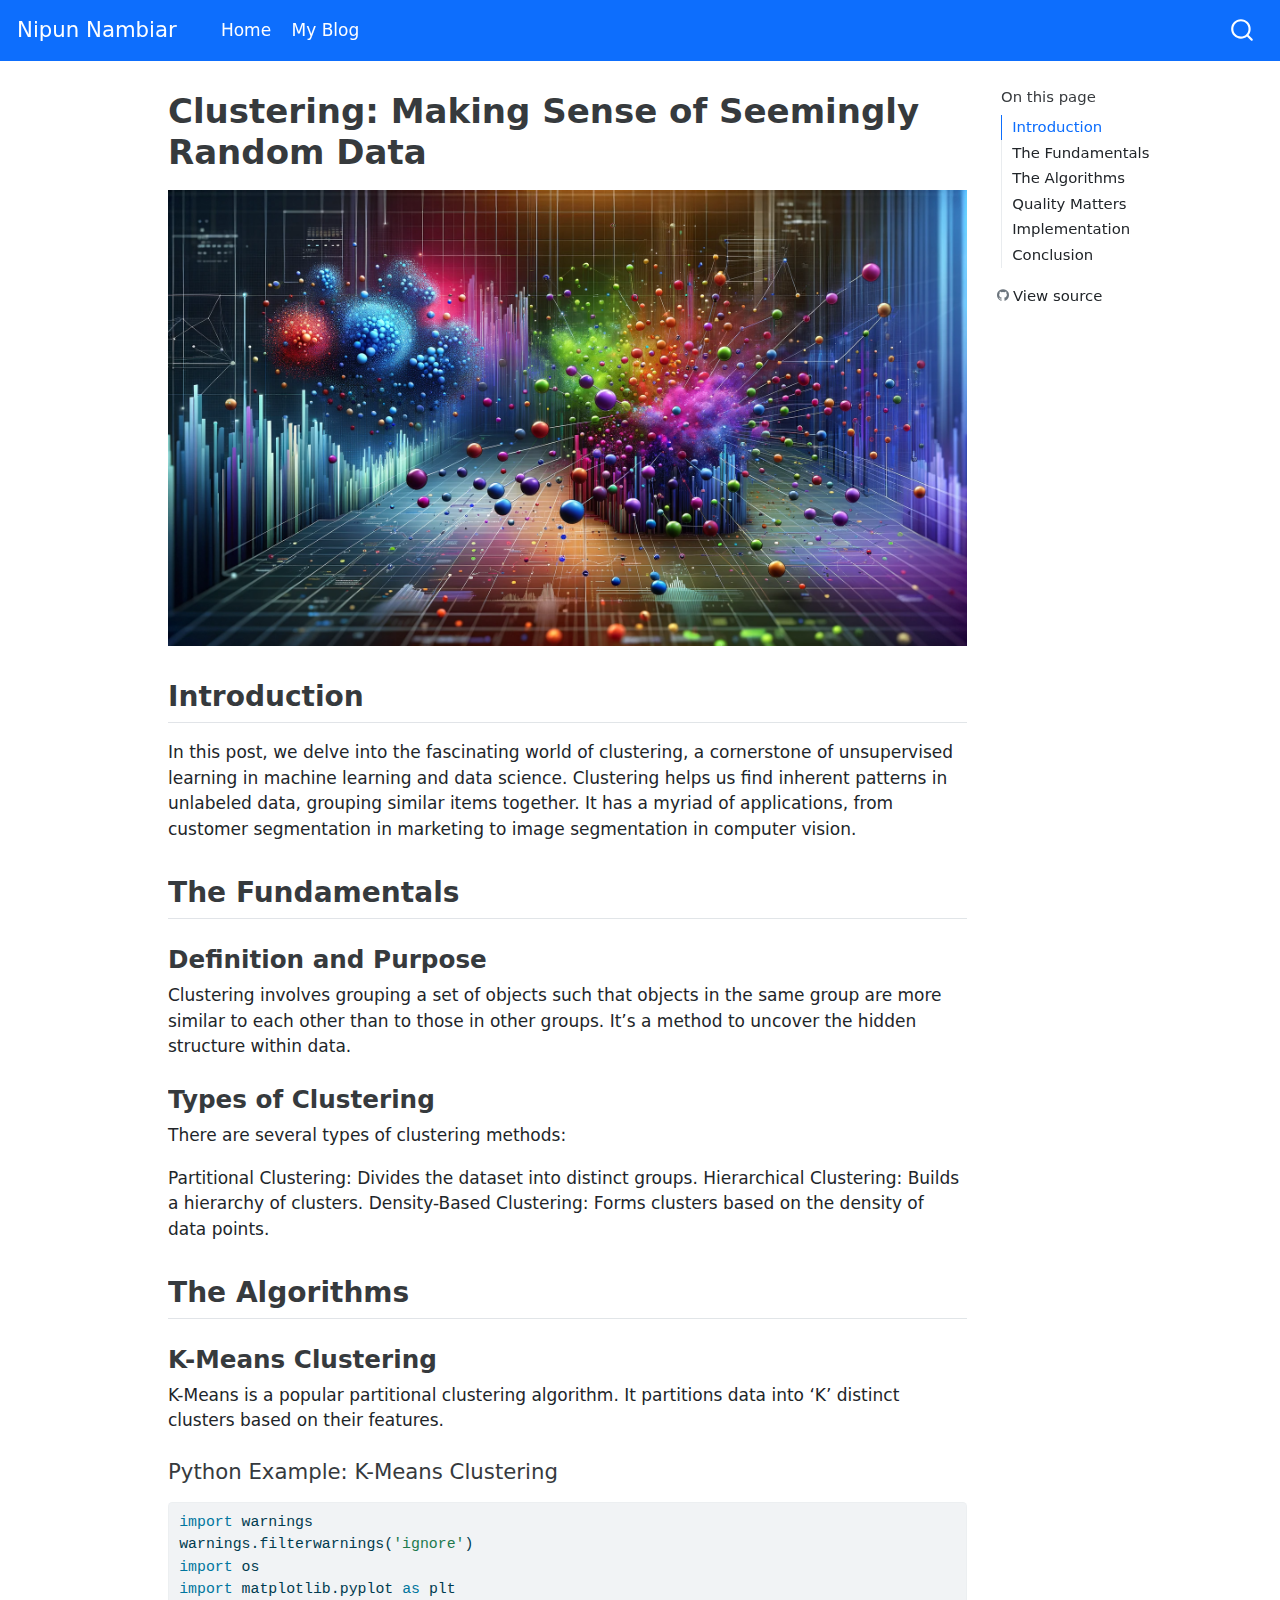
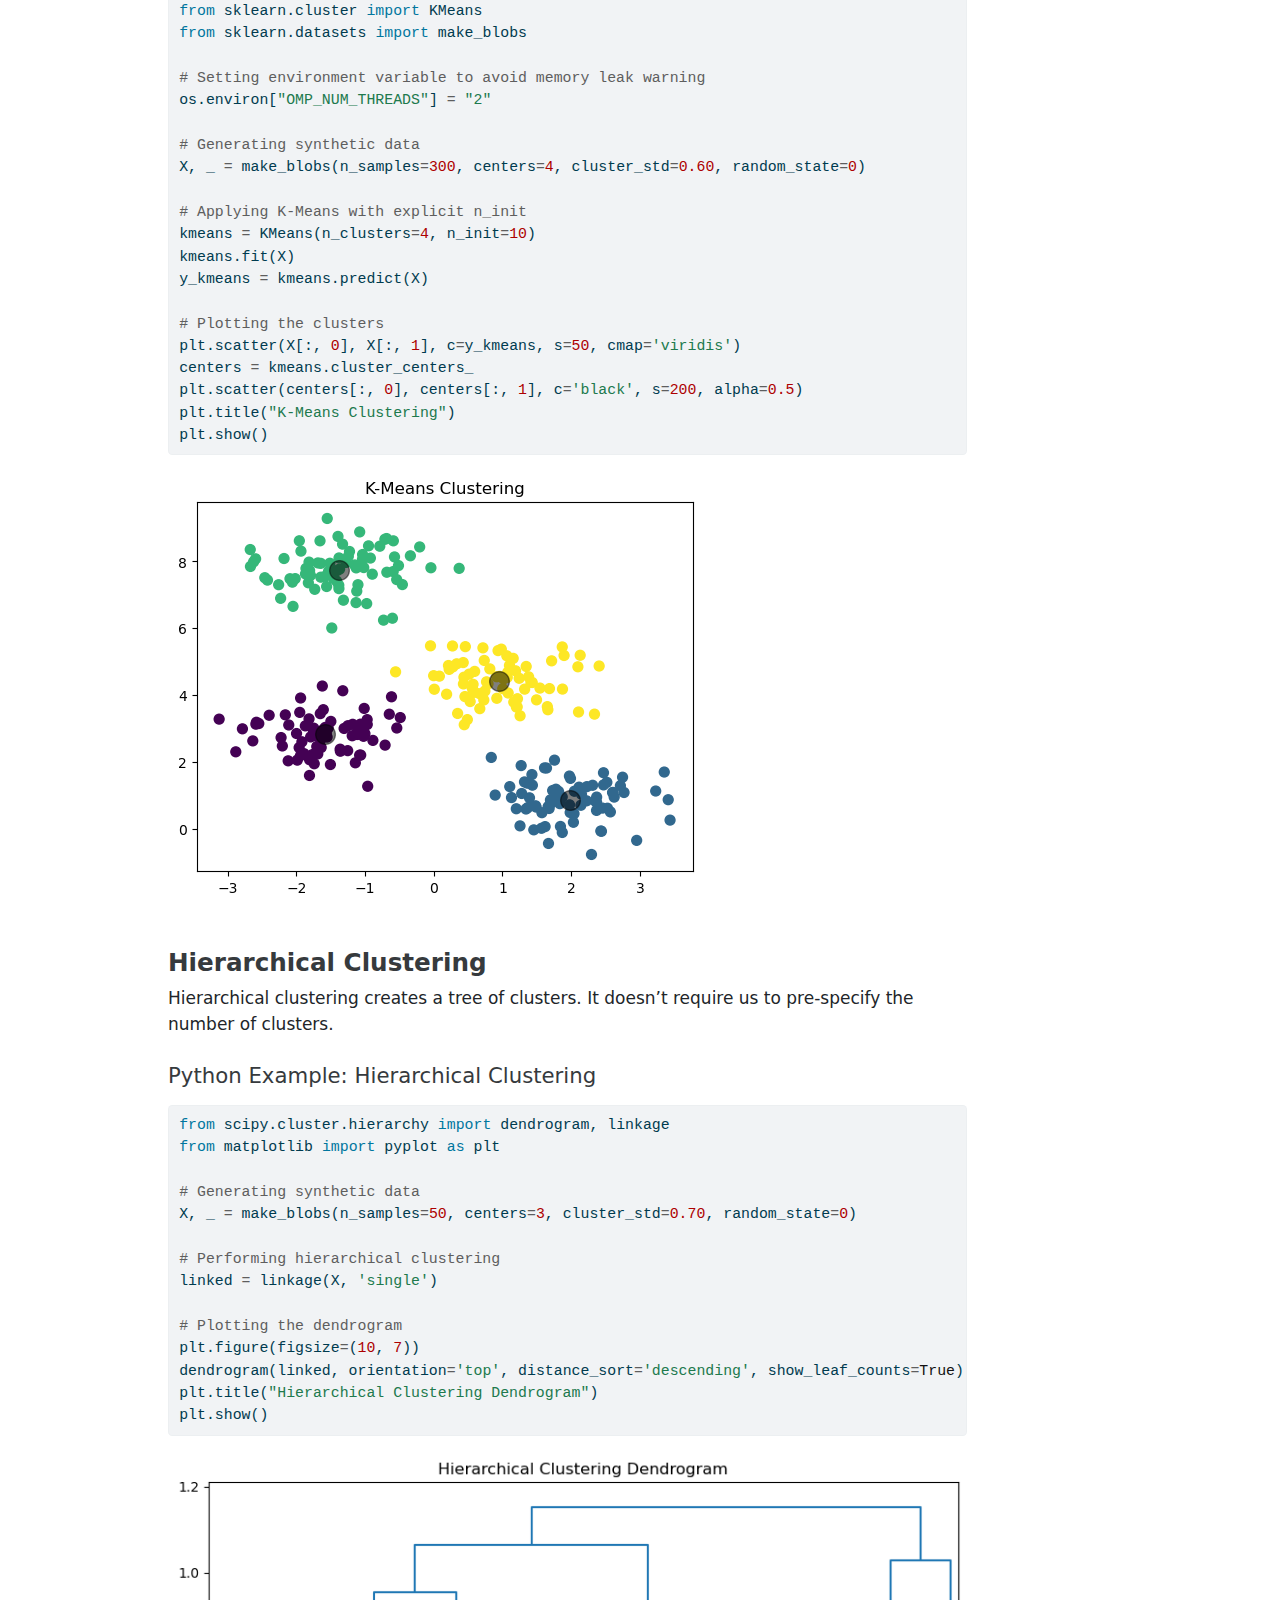
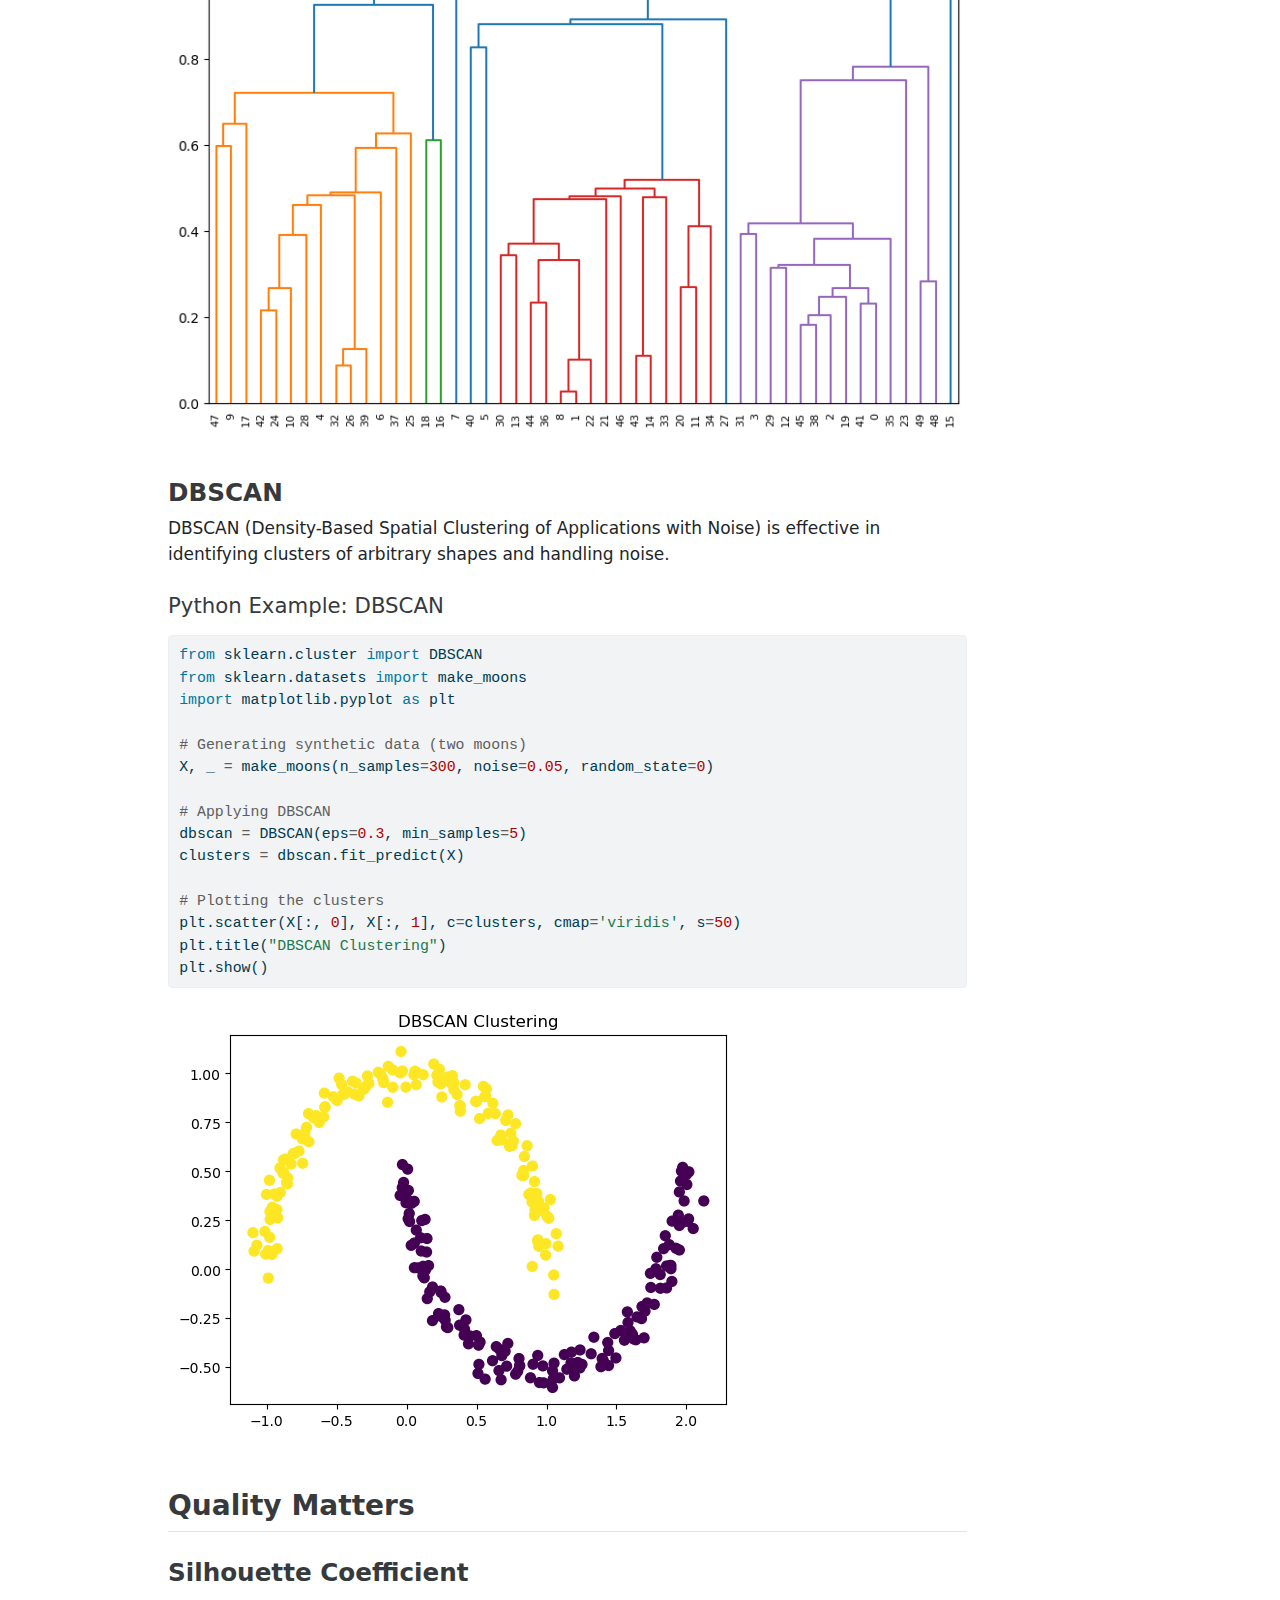
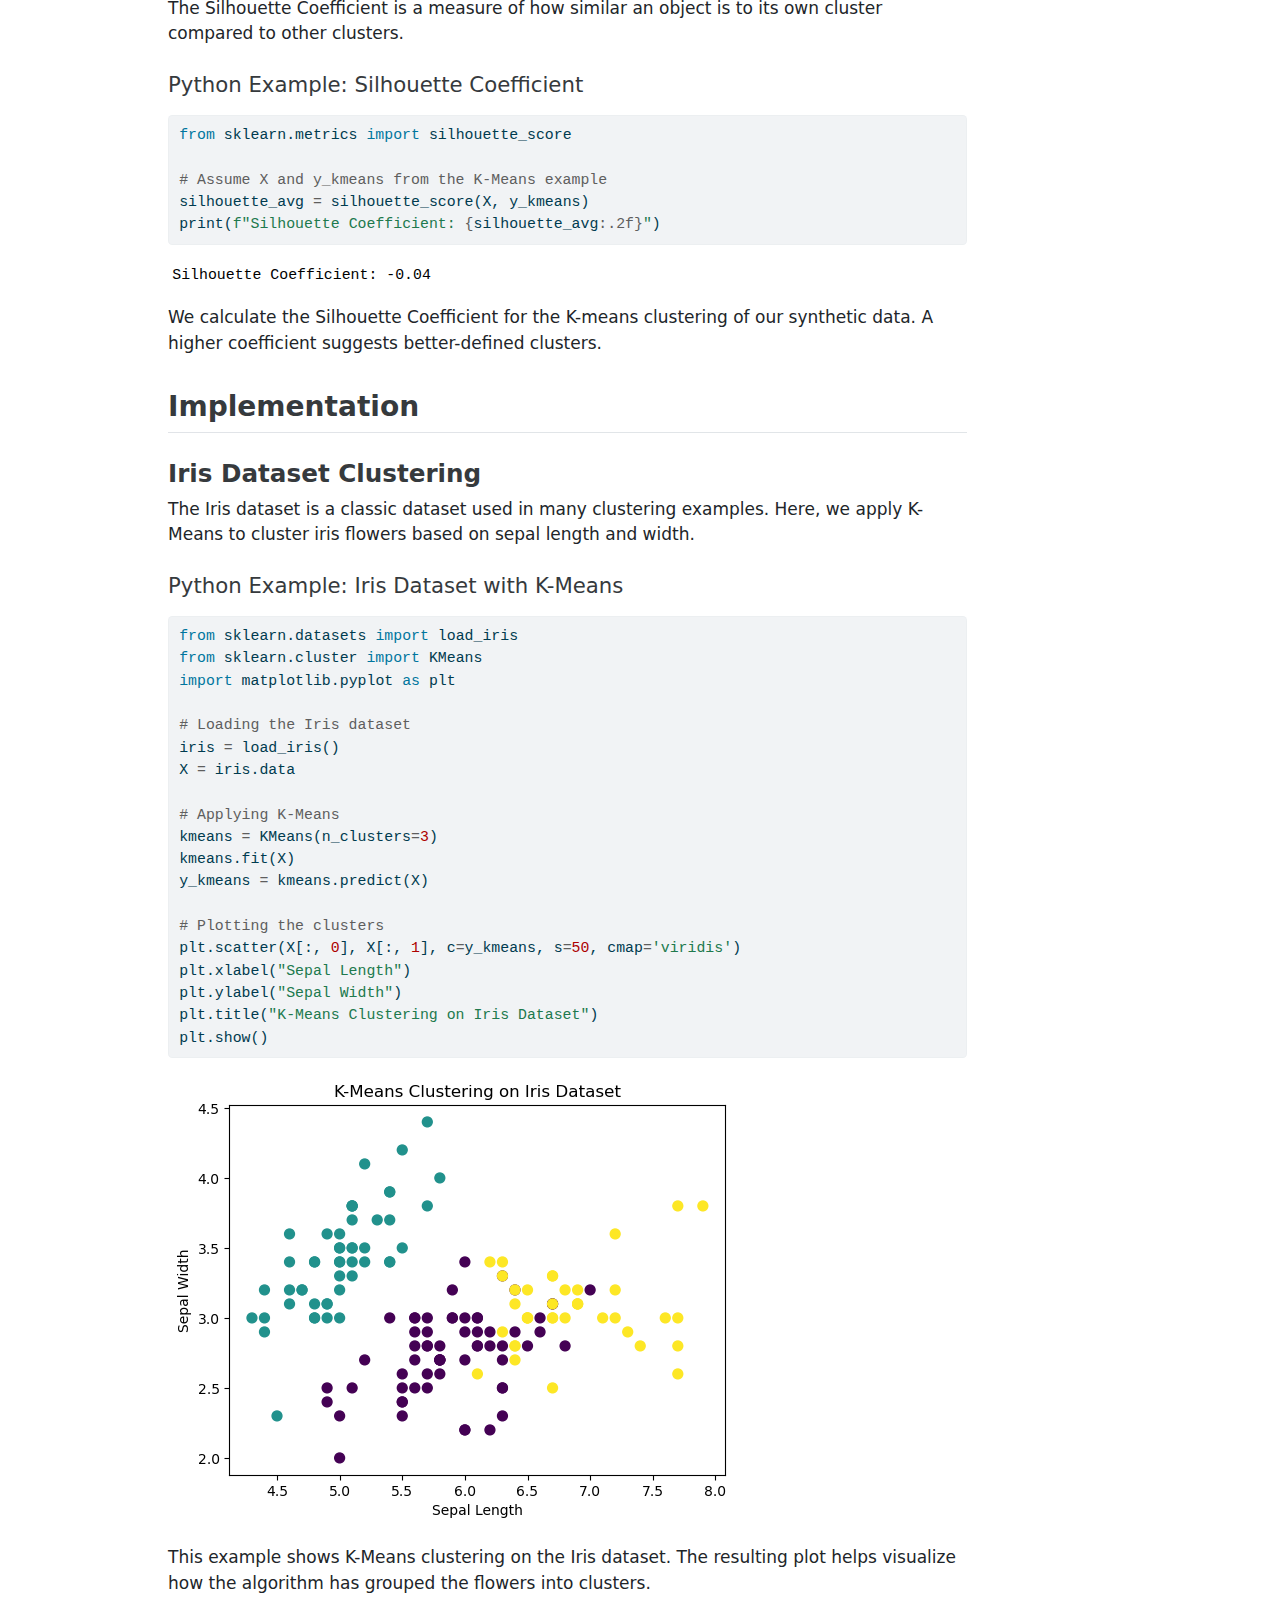
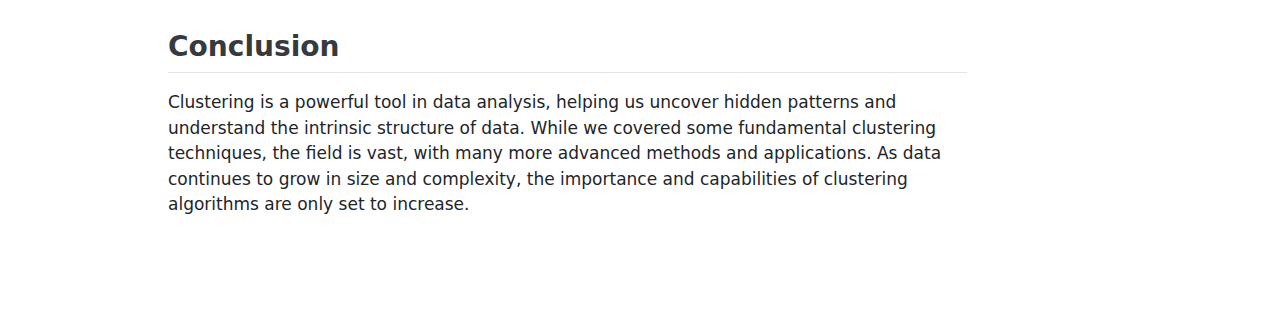
<file: posts/Clustering/Clustering.html>
<!DOCTYPE html>
<html xmlns="http://www.w3.org/1999/xhtml" lang="en" xml:lang="en"><head>

<meta charset="utf-8">
<meta name="generator" content="quarto-1.3.450">

<meta name="viewport" content="width=device-width, initial-scale=1.0, user-scalable=yes">


<title>Nipun Nambiar - Clustering: Making Sense of Seemingly Random Data</title>
<style>
code{white-space: pre-wrap;}
span.smallcaps{font-variant: small-caps;}
div.columns{display: flex; gap: min(4vw, 1.5em);}
div.column{flex: auto; overflow-x: auto;}
div.hanging-indent{margin-left: 1.5em; text-indent: -1.5em;}
ul.task-list{list-style: none;}
ul.task-list li input[type="checkbox"] {
  width: 0.8em;
  margin: 0 0.8em 0.2em -1em; /* quarto-specific, see https://github.com/quarto-dev/quarto-cli/issues/4556 */ 
  vertical-align: middle;
}
/* CSS for syntax highlighting */
pre > code.sourceCode { white-space: pre; position: relative; }
pre > code.sourceCode > span { display: inline-block; line-height: 1.25; }
pre > code.sourceCode > span:empty { height: 1.2em; }
.sourceCode { overflow: visible; }
code.sourceCode > span { color: inherit; text-decoration: inherit; }
div.sourceCode { margin: 1em 0; }
pre.sourceCode { margin: 0; }
@media screen {
div.sourceCode { overflow: auto; }
}
@media print {
pre > code.sourceCode { white-space: pre-wrap; }
pre > code.sourceCode > span { text-indent: -5em; padding-left: 5em; }
}
pre.numberSource code
  { counter-reset: source-line 0; }
pre.numberSource code > span
  { position: relative; left: -4em; counter-increment: source-line; }
pre.numberSource code > span > a:first-child::before
  { content: counter(source-line);
    position: relative; left: -1em; text-align: right; vertical-align: baseline;
    border: none; display: inline-block;
    -webkit-touch-callout: none; -webkit-user-select: none;
    -khtml-user-select: none; -moz-user-select: none;
    -ms-user-select: none; user-select: none;
    padding: 0 4px; width: 4em;
  }
pre.numberSource { margin-left: 3em;  padding-left: 4px; }
div.sourceCode
  {   }
@media screen {
pre > code.sourceCode > span > a:first-child::before { text-decoration: underline; }
}
</style>


<script src="../../site_libs/quarto-nav/quarto-nav.js"></script>
<script src="../../site_libs/quarto-nav/headroom.min.js"></script>
<script src="../../site_libs/clipboard/clipboard.min.js"></script>
<script src="../../site_libs/quarto-search/autocomplete.umd.js"></script>
<script src="../../site_libs/quarto-search/fuse.min.js"></script>
<script src="../../site_libs/quarto-search/quarto-search.js"></script>
<meta name="quarto:offset" content="../../">
<script src="../../site_libs/quarto-html/quarto.js"></script>
<script src="../../site_libs/quarto-html/popper.min.js"></script>
<script src="../../site_libs/quarto-html/tippy.umd.min.js"></script>
<script src="../../site_libs/quarto-html/anchor.min.js"></script>
<link href="../../site_libs/quarto-html/tippy.css" rel="stylesheet">
<link href="../../site_libs/quarto-html/quarto-syntax-highlighting.css" rel="stylesheet" id="quarto-text-highlighting-styles">
<script src="../../site_libs/bootstrap/bootstrap.min.js"></script>
<link href="../../site_libs/bootstrap/bootstrap-icons.css" rel="stylesheet">
<link href="../../site_libs/bootstrap/bootstrap.min.css" rel="stylesheet" id="quarto-bootstrap" data-mode="light">
<script id="quarto-search-options" type="application/json">{
  "location": "navbar",
  "copy-button": false,
  "collapse-after": 3,
  "panel-placement": "end",
  "type": "overlay",
  "limit": 20,
  "language": {
    "search-no-results-text": "No results",
    "search-matching-documents-text": "matching documents",
    "search-copy-link-title": "Copy link to search",
    "search-hide-matches-text": "Hide additional matches",
    "search-more-match-text": "more match in this document",
    "search-more-matches-text": "more matches in this document",
    "search-clear-button-title": "Clear",
    "search-detached-cancel-button-title": "Cancel",
    "search-submit-button-title": "Submit",
    "search-label": "Search"
  }
}</script>


<link rel="stylesheet" href="../../styles.css">
</head>

<body class="nav-fixed">

<div id="quarto-search-results"></div>
  <header id="quarto-header" class="headroom fixed-top">
    <nav class="navbar navbar-expand-lg navbar-dark ">
      <div class="navbar-container container-fluid">
      <div class="navbar-brand-container">
    <a class="navbar-brand" href="../../index.html">
    <span class="navbar-title">Nipun Nambiar</span>
    </a>
  </div>
            <div id="quarto-search" class="" title="Search"></div>
          <button class="navbar-toggler" type="button" data-bs-toggle="collapse" data-bs-target="#navbarCollapse" aria-controls="navbarCollapse" aria-expanded="false" aria-label="Toggle navigation" onclick="if (window.quartoToggleHeadroom) { window.quartoToggleHeadroom(); }">
  <span class="navbar-toggler-icon"></span>
</button>
          <div class="collapse navbar-collapse" id="navbarCollapse">
            <ul class="navbar-nav navbar-nav-scroll me-auto">
  <li class="nav-item">
    <a class="nav-link" href="../../index.html" rel="" target="">
 <span class="menu-text">Home</span></a>
  </li>  
  <li class="nav-item">
    <a class="nav-link" href="../../posts.html" rel="" target="">
 <span class="menu-text">My Blog</span></a>
  </li>  
</ul>
            <div class="quarto-navbar-tools ms-auto">
</div>
          </div> <!-- /navcollapse -->
      </div> <!-- /container-fluid -->
    </nav>
</header>
<!-- content -->
<div id="quarto-content" class="quarto-container page-columns page-rows-contents page-layout-article page-navbar">
<!-- sidebar -->
<!-- margin-sidebar -->
    <div id="quarto-margin-sidebar" class="sidebar margin-sidebar">
        <nav id="TOC" role="doc-toc" class="toc-active">
    <h2 id="toc-title">On this page</h2>
   
  <ul>
  <li><a href="#introduction" id="toc-introduction" class="nav-link active" data-scroll-target="#introduction">Introduction</a></li>
  <li><a href="#the-fundamentals" id="toc-the-fundamentals" class="nav-link" data-scroll-target="#the-fundamentals">The Fundamentals</a>
  <ul class="collapse">
  <li><a href="#definition-and-purpose" id="toc-definition-and-purpose" class="nav-link" data-scroll-target="#definition-and-purpose">Definition and Purpose</a></li>
  <li><a href="#types-of-clustering" id="toc-types-of-clustering" class="nav-link" data-scroll-target="#types-of-clustering">Types of Clustering</a></li>
  </ul></li>
  <li><a href="#the-algorithms" id="toc-the-algorithms" class="nav-link" data-scroll-target="#the-algorithms">The Algorithms</a>
  <ul class="collapse">
  <li><a href="#k-means-clustering" id="toc-k-means-clustering" class="nav-link" data-scroll-target="#k-means-clustering">K-Means Clustering</a></li>
  <li><a href="#hierarchical-clustering" id="toc-hierarchical-clustering" class="nav-link" data-scroll-target="#hierarchical-clustering">Hierarchical Clustering</a></li>
  <li><a href="#dbscan" id="toc-dbscan" class="nav-link" data-scroll-target="#dbscan">DBSCAN</a></li>
  </ul></li>
  <li><a href="#quality-matters" id="toc-quality-matters" class="nav-link" data-scroll-target="#quality-matters">Quality Matters</a>
  <ul class="collapse">
  <li><a href="#silhouette-coefficient" id="toc-silhouette-coefficient" class="nav-link" data-scroll-target="#silhouette-coefficient">Silhouette Coefficient</a></li>
  </ul></li>
  <li><a href="#implementation" id="toc-implementation" class="nav-link" data-scroll-target="#implementation">Implementation</a>
  <ul class="collapse">
  <li><a href="#iris-dataset-clustering" id="toc-iris-dataset-clustering" class="nav-link" data-scroll-target="#iris-dataset-clustering">Iris Dataset Clustering</a></li>
  </ul></li>
  <li><a href="#conclusion" id="toc-conclusion" class="nav-link" data-scroll-target="#conclusion">Conclusion</a></li>
  </ul>
<div class="toc-actions"><div><i class="bi bi-github"></i></div><div class="action-links"><p><a href="https://github.com/NRNambiar99/BlogFiles/blob/main/posts/Clustering/Clustering.ipynb" class="toc-action">View source</a></p></div></div></nav>
    </div>
<!-- main -->
<main class="content" id="quarto-document-content">

<header id="title-block-header" class="quarto-title-block default">
<div class="quarto-title">
<h1 class="title">Clustering: Making Sense of Seemingly Random Data</h1>
</div>



<div class="quarto-title-meta">

    
  
    
  </div>
  

</header>

<p><img src="Clustering_files/figure-html/45f23b11-1-clus.png" class="img-fluid"></p>
<section id="introduction" class="level2">
<h2 class="anchored" data-anchor-id="introduction">Introduction</h2>
<p>In this post, we delve into the fascinating world of clustering, a cornerstone of unsupervised learning in machine learning and data science. Clustering helps us find inherent patterns in unlabeled data, grouping similar items together. It has a myriad of applications, from customer segmentation in marketing to image segmentation in computer vision.</p>
</section>
<section id="the-fundamentals" class="level2">
<h2 class="anchored" data-anchor-id="the-fundamentals">The Fundamentals</h2>
<section id="definition-and-purpose" class="level3">
<h3 class="anchored" data-anchor-id="definition-and-purpose">Definition and Purpose</h3>
<p>Clustering involves grouping a set of objects such that objects in the same group are more similar to each other than to those in other groups. It’s a method to uncover the hidden structure within data.</p>
</section>
<section id="types-of-clustering" class="level3">
<h3 class="anchored" data-anchor-id="types-of-clustering">Types of Clustering</h3>
<p>There are several types of clustering methods:</p>
<p>Partitional Clustering: Divides the dataset into distinct groups. Hierarchical Clustering: Builds a hierarchy of clusters. Density-Based Clustering: Forms clusters based on the density of data points.</p>
</section>
</section>
<section id="the-algorithms" class="level2">
<h2 class="anchored" data-anchor-id="the-algorithms">The Algorithms</h2>
<section id="k-means-clustering" class="level3">
<h3 class="anchored" data-anchor-id="k-means-clustering">K-Means Clustering</h3>
<p>K-Means is a popular partitional clustering algorithm. It partitions data into ‘K’ distinct clusters based on their features.</p>
<section id="python-example-k-means-clustering" class="level4">
<h4 class="anchored" data-anchor-id="python-example-k-means-clustering">Python Example: K-Means Clustering</h4>
<div class="cell" data-scrolled="true" data-execution_count="4">
<div class="sourceCode cell-code" id="cb1"><pre class="sourceCode python code-with-copy"><code class="sourceCode python"><span id="cb1-1"><a href="#cb1-1" aria-hidden="true" tabindex="-1"></a><span class="im">import</span> warnings</span>
<span id="cb1-2"><a href="#cb1-2" aria-hidden="true" tabindex="-1"></a>warnings.filterwarnings(<span class="st">'ignore'</span>)</span>
<span id="cb1-3"><a href="#cb1-3" aria-hidden="true" tabindex="-1"></a><span class="im">import</span> os</span>
<span id="cb1-4"><a href="#cb1-4" aria-hidden="true" tabindex="-1"></a><span class="im">import</span> matplotlib.pyplot <span class="im">as</span> plt</span>
<span id="cb1-5"><a href="#cb1-5" aria-hidden="true" tabindex="-1"></a><span class="im">from</span> sklearn.cluster <span class="im">import</span> KMeans</span>
<span id="cb1-6"><a href="#cb1-6" aria-hidden="true" tabindex="-1"></a><span class="im">from</span> sklearn.datasets <span class="im">import</span> make_blobs</span>
<span id="cb1-7"><a href="#cb1-7" aria-hidden="true" tabindex="-1"></a></span>
<span id="cb1-8"><a href="#cb1-8" aria-hidden="true" tabindex="-1"></a><span class="co"># Setting environment variable to avoid memory leak warning</span></span>
<span id="cb1-9"><a href="#cb1-9" aria-hidden="true" tabindex="-1"></a>os.environ[<span class="st">"OMP_NUM_THREADS"</span>] <span class="op">=</span> <span class="st">"2"</span></span>
<span id="cb1-10"><a href="#cb1-10" aria-hidden="true" tabindex="-1"></a></span>
<span id="cb1-11"><a href="#cb1-11" aria-hidden="true" tabindex="-1"></a><span class="co"># Generating synthetic data</span></span>
<span id="cb1-12"><a href="#cb1-12" aria-hidden="true" tabindex="-1"></a>X, _ <span class="op">=</span> make_blobs(n_samples<span class="op">=</span><span class="dv">300</span>, centers<span class="op">=</span><span class="dv">4</span>, cluster_std<span class="op">=</span><span class="fl">0.60</span>, random_state<span class="op">=</span><span class="dv">0</span>)</span>
<span id="cb1-13"><a href="#cb1-13" aria-hidden="true" tabindex="-1"></a></span>
<span id="cb1-14"><a href="#cb1-14" aria-hidden="true" tabindex="-1"></a><span class="co"># Applying K-Means with explicit n_init</span></span>
<span id="cb1-15"><a href="#cb1-15" aria-hidden="true" tabindex="-1"></a>kmeans <span class="op">=</span> KMeans(n_clusters<span class="op">=</span><span class="dv">4</span>, n_init<span class="op">=</span><span class="dv">10</span>)</span>
<span id="cb1-16"><a href="#cb1-16" aria-hidden="true" tabindex="-1"></a>kmeans.fit(X)</span>
<span id="cb1-17"><a href="#cb1-17" aria-hidden="true" tabindex="-1"></a>y_kmeans <span class="op">=</span> kmeans.predict(X)</span>
<span id="cb1-18"><a href="#cb1-18" aria-hidden="true" tabindex="-1"></a></span>
<span id="cb1-19"><a href="#cb1-19" aria-hidden="true" tabindex="-1"></a><span class="co"># Plotting the clusters</span></span>
<span id="cb1-20"><a href="#cb1-20" aria-hidden="true" tabindex="-1"></a>plt.scatter(X[:, <span class="dv">0</span>], X[:, <span class="dv">1</span>], c<span class="op">=</span>y_kmeans, s<span class="op">=</span><span class="dv">50</span>, cmap<span class="op">=</span><span class="st">'viridis'</span>)</span>
<span id="cb1-21"><a href="#cb1-21" aria-hidden="true" tabindex="-1"></a>centers <span class="op">=</span> kmeans.cluster_centers_</span>
<span id="cb1-22"><a href="#cb1-22" aria-hidden="true" tabindex="-1"></a>plt.scatter(centers[:, <span class="dv">0</span>], centers[:, <span class="dv">1</span>], c<span class="op">=</span><span class="st">'black'</span>, s<span class="op">=</span><span class="dv">200</span>, alpha<span class="op">=</span><span class="fl">0.5</span>)</span>
<span id="cb1-23"><a href="#cb1-23" aria-hidden="true" tabindex="-1"></a>plt.title(<span class="st">"K-Means Clustering"</span>)</span>
<span id="cb1-24"><a href="#cb1-24" aria-hidden="true" tabindex="-1"></a>plt.show()</span></code><button title="Copy to Clipboard" class="code-copy-button"><i class="bi"></i></button></pre></div>
<div class="cell-output cell-output-display">
<p><img src="Clustering_files/figure-html/cell-2-output-1.png" class="img-fluid"></p>
</div>
</div>
</section>
</section>
<section id="hierarchical-clustering" class="level3">
<h3 class="anchored" data-anchor-id="hierarchical-clustering">Hierarchical Clustering</h3>
<p>Hierarchical clustering creates a tree of clusters. It doesn’t require us to pre-specify the number of clusters.</p>
<section id="python-example-hierarchical-clustering" class="level4">
<h4 class="anchored" data-anchor-id="python-example-hierarchical-clustering">Python Example: Hierarchical Clustering</h4>
<div class="cell" data-scrolled="true" data-execution_count="5">
<div class="sourceCode cell-code" id="cb2"><pre class="sourceCode python code-with-copy"><code class="sourceCode python"><span id="cb2-1"><a href="#cb2-1" aria-hidden="true" tabindex="-1"></a><span class="im">from</span> scipy.cluster.hierarchy <span class="im">import</span> dendrogram, linkage</span>
<span id="cb2-2"><a href="#cb2-2" aria-hidden="true" tabindex="-1"></a><span class="im">from</span> matplotlib <span class="im">import</span> pyplot <span class="im">as</span> plt</span>
<span id="cb2-3"><a href="#cb2-3" aria-hidden="true" tabindex="-1"></a></span>
<span id="cb2-4"><a href="#cb2-4" aria-hidden="true" tabindex="-1"></a><span class="co"># Generating synthetic data</span></span>
<span id="cb2-5"><a href="#cb2-5" aria-hidden="true" tabindex="-1"></a>X, _ <span class="op">=</span> make_blobs(n_samples<span class="op">=</span><span class="dv">50</span>, centers<span class="op">=</span><span class="dv">3</span>, cluster_std<span class="op">=</span><span class="fl">0.70</span>, random_state<span class="op">=</span><span class="dv">0</span>)</span>
<span id="cb2-6"><a href="#cb2-6" aria-hidden="true" tabindex="-1"></a></span>
<span id="cb2-7"><a href="#cb2-7" aria-hidden="true" tabindex="-1"></a><span class="co"># Performing hierarchical clustering</span></span>
<span id="cb2-8"><a href="#cb2-8" aria-hidden="true" tabindex="-1"></a>linked <span class="op">=</span> linkage(X, <span class="st">'single'</span>)</span>
<span id="cb2-9"><a href="#cb2-9" aria-hidden="true" tabindex="-1"></a></span>
<span id="cb2-10"><a href="#cb2-10" aria-hidden="true" tabindex="-1"></a><span class="co"># Plotting the dendrogram</span></span>
<span id="cb2-11"><a href="#cb2-11" aria-hidden="true" tabindex="-1"></a>plt.figure(figsize<span class="op">=</span>(<span class="dv">10</span>, <span class="dv">7</span>))</span>
<span id="cb2-12"><a href="#cb2-12" aria-hidden="true" tabindex="-1"></a>dendrogram(linked, orientation<span class="op">=</span><span class="st">'top'</span>, distance_sort<span class="op">=</span><span class="st">'descending'</span>, show_leaf_counts<span class="op">=</span><span class="va">True</span>)</span>
<span id="cb2-13"><a href="#cb2-13" aria-hidden="true" tabindex="-1"></a>plt.title(<span class="st">"Hierarchical Clustering Dendrogram"</span>)</span>
<span id="cb2-14"><a href="#cb2-14" aria-hidden="true" tabindex="-1"></a>plt.show()</span></code><button title="Copy to Clipboard" class="code-copy-button"><i class="bi"></i></button></pre></div>
<div class="cell-output cell-output-display">
<p><img src="Clustering_files/figure-html/cell-3-output-1.png" class="img-fluid"></p>
</div>
</div>
</section>
</section>
<section id="dbscan" class="level3">
<h3 class="anchored" data-anchor-id="dbscan">DBSCAN</h3>
<p>DBSCAN (Density-Based Spatial Clustering of Applications with Noise) is effective in identifying clusters of arbitrary shapes and handling noise.</p>
<section id="python-example-dbscan" class="level4">
<h4 class="anchored" data-anchor-id="python-example-dbscan">Python Example: DBSCAN</h4>
<div class="cell" data-execution_count="6">
<div class="sourceCode cell-code" id="cb3"><pre class="sourceCode python code-with-copy"><code class="sourceCode python"><span id="cb3-1"><a href="#cb3-1" aria-hidden="true" tabindex="-1"></a><span class="im">from</span> sklearn.cluster <span class="im">import</span> DBSCAN</span>
<span id="cb3-2"><a href="#cb3-2" aria-hidden="true" tabindex="-1"></a><span class="im">from</span> sklearn.datasets <span class="im">import</span> make_moons</span>
<span id="cb3-3"><a href="#cb3-3" aria-hidden="true" tabindex="-1"></a><span class="im">import</span> matplotlib.pyplot <span class="im">as</span> plt</span>
<span id="cb3-4"><a href="#cb3-4" aria-hidden="true" tabindex="-1"></a></span>
<span id="cb3-5"><a href="#cb3-5" aria-hidden="true" tabindex="-1"></a><span class="co"># Generating synthetic data (two moons)</span></span>
<span id="cb3-6"><a href="#cb3-6" aria-hidden="true" tabindex="-1"></a>X, _ <span class="op">=</span> make_moons(n_samples<span class="op">=</span><span class="dv">300</span>, noise<span class="op">=</span><span class="fl">0.05</span>, random_state<span class="op">=</span><span class="dv">0</span>)</span>
<span id="cb3-7"><a href="#cb3-7" aria-hidden="true" tabindex="-1"></a></span>
<span id="cb3-8"><a href="#cb3-8" aria-hidden="true" tabindex="-1"></a><span class="co"># Applying DBSCAN</span></span>
<span id="cb3-9"><a href="#cb3-9" aria-hidden="true" tabindex="-1"></a>dbscan <span class="op">=</span> DBSCAN(eps<span class="op">=</span><span class="fl">0.3</span>, min_samples<span class="op">=</span><span class="dv">5</span>)</span>
<span id="cb3-10"><a href="#cb3-10" aria-hidden="true" tabindex="-1"></a>clusters <span class="op">=</span> dbscan.fit_predict(X)</span>
<span id="cb3-11"><a href="#cb3-11" aria-hidden="true" tabindex="-1"></a></span>
<span id="cb3-12"><a href="#cb3-12" aria-hidden="true" tabindex="-1"></a><span class="co"># Plotting the clusters</span></span>
<span id="cb3-13"><a href="#cb3-13" aria-hidden="true" tabindex="-1"></a>plt.scatter(X[:, <span class="dv">0</span>], X[:, <span class="dv">1</span>], c<span class="op">=</span>clusters, cmap<span class="op">=</span><span class="st">'viridis'</span>, s<span class="op">=</span><span class="dv">50</span>)</span>
<span id="cb3-14"><a href="#cb3-14" aria-hidden="true" tabindex="-1"></a>plt.title(<span class="st">"DBSCAN Clustering"</span>)</span>
<span id="cb3-15"><a href="#cb3-15" aria-hidden="true" tabindex="-1"></a>plt.show()</span></code><button title="Copy to Clipboard" class="code-copy-button"><i class="bi"></i></button></pre></div>
<div class="cell-output cell-output-display">
<p><img src="Clustering_files/figure-html/cell-4-output-1.png" class="img-fluid"></p>
</div>
</div>
</section>
</section>
</section>
<section id="quality-matters" class="level2">
<h2 class="anchored" data-anchor-id="quality-matters">Quality Matters</h2>
<section id="silhouette-coefficient" class="level3">
<h3 class="anchored" data-anchor-id="silhouette-coefficient">Silhouette Coefficient</h3>
<p>The Silhouette Coefficient is a measure of how similar an object is to its own cluster compared to other clusters.</p>
<section id="python-example-silhouette-coefficient" class="level4">
<h4 class="anchored" data-anchor-id="python-example-silhouette-coefficient">Python Example: Silhouette Coefficient</h4>
<div class="cell" data-execution_count="7">
<div class="sourceCode cell-code" id="cb4"><pre class="sourceCode python code-with-copy"><code class="sourceCode python"><span id="cb4-1"><a href="#cb4-1" aria-hidden="true" tabindex="-1"></a><span class="im">from</span> sklearn.metrics <span class="im">import</span> silhouette_score</span>
<span id="cb4-2"><a href="#cb4-2" aria-hidden="true" tabindex="-1"></a></span>
<span id="cb4-3"><a href="#cb4-3" aria-hidden="true" tabindex="-1"></a><span class="co"># Assume X and y_kmeans from the K-Means example</span></span>
<span id="cb4-4"><a href="#cb4-4" aria-hidden="true" tabindex="-1"></a>silhouette_avg <span class="op">=</span> silhouette_score(X, y_kmeans)</span>
<span id="cb4-5"><a href="#cb4-5" aria-hidden="true" tabindex="-1"></a><span class="bu">print</span>(<span class="ss">f"Silhouette Coefficient: </span><span class="sc">{</span>silhouette_avg<span class="sc">:.2f}</span><span class="ss">"</span>)</span></code><button title="Copy to Clipboard" class="code-copy-button"><i class="bi"></i></button></pre></div>
<div class="cell-output cell-output-stdout">
<pre><code>Silhouette Coefficient: -0.04</code></pre>
</div>
</div>
<p>We calculate the Silhouette Coefficient for the K-means clustering of our synthetic data. A higher coefficient suggests better-defined clusters.</p>
</section>
</section>
</section>
<section id="implementation" class="level2">
<h2 class="anchored" data-anchor-id="implementation">Implementation</h2>
<section id="iris-dataset-clustering" class="level3">
<h3 class="anchored" data-anchor-id="iris-dataset-clustering">Iris Dataset Clustering</h3>
<p>The Iris dataset is a classic dataset used in many clustering examples. Here, we apply K-Means to cluster iris flowers based on sepal length and width.</p>
<section id="python-example-iris-dataset-with-k-means" class="level4">
<h4 class="anchored" data-anchor-id="python-example-iris-dataset-with-k-means">Python Example: Iris Dataset with K-Means</h4>
<div class="cell" data-execution_count="8">
<div class="sourceCode cell-code" id="cb6"><pre class="sourceCode python code-with-copy"><code class="sourceCode python"><span id="cb6-1"><a href="#cb6-1" aria-hidden="true" tabindex="-1"></a><span class="im">from</span> sklearn.datasets <span class="im">import</span> load_iris</span>
<span id="cb6-2"><a href="#cb6-2" aria-hidden="true" tabindex="-1"></a><span class="im">from</span> sklearn.cluster <span class="im">import</span> KMeans</span>
<span id="cb6-3"><a href="#cb6-3" aria-hidden="true" tabindex="-1"></a><span class="im">import</span> matplotlib.pyplot <span class="im">as</span> plt</span>
<span id="cb6-4"><a href="#cb6-4" aria-hidden="true" tabindex="-1"></a></span>
<span id="cb6-5"><a href="#cb6-5" aria-hidden="true" tabindex="-1"></a><span class="co"># Loading the Iris dataset</span></span>
<span id="cb6-6"><a href="#cb6-6" aria-hidden="true" tabindex="-1"></a>iris <span class="op">=</span> load_iris()</span>
<span id="cb6-7"><a href="#cb6-7" aria-hidden="true" tabindex="-1"></a>X <span class="op">=</span> iris.data</span>
<span id="cb6-8"><a href="#cb6-8" aria-hidden="true" tabindex="-1"></a></span>
<span id="cb6-9"><a href="#cb6-9" aria-hidden="true" tabindex="-1"></a><span class="co"># Applying K-Means</span></span>
<span id="cb6-10"><a href="#cb6-10" aria-hidden="true" tabindex="-1"></a>kmeans <span class="op">=</span> KMeans(n_clusters<span class="op">=</span><span class="dv">3</span>)</span>
<span id="cb6-11"><a href="#cb6-11" aria-hidden="true" tabindex="-1"></a>kmeans.fit(X)</span>
<span id="cb6-12"><a href="#cb6-12" aria-hidden="true" tabindex="-1"></a>y_kmeans <span class="op">=</span> kmeans.predict(X)</span>
<span id="cb6-13"><a href="#cb6-13" aria-hidden="true" tabindex="-1"></a></span>
<span id="cb6-14"><a href="#cb6-14" aria-hidden="true" tabindex="-1"></a><span class="co"># Plotting the clusters</span></span>
<span id="cb6-15"><a href="#cb6-15" aria-hidden="true" tabindex="-1"></a>plt.scatter(X[:, <span class="dv">0</span>], X[:, <span class="dv">1</span>], c<span class="op">=</span>y_kmeans, s<span class="op">=</span><span class="dv">50</span>, cmap<span class="op">=</span><span class="st">'viridis'</span>)</span>
<span id="cb6-16"><a href="#cb6-16" aria-hidden="true" tabindex="-1"></a>plt.xlabel(<span class="st">"Sepal Length"</span>)</span>
<span id="cb6-17"><a href="#cb6-17" aria-hidden="true" tabindex="-1"></a>plt.ylabel(<span class="st">"Sepal Width"</span>)</span>
<span id="cb6-18"><a href="#cb6-18" aria-hidden="true" tabindex="-1"></a>plt.title(<span class="st">"K-Means Clustering on Iris Dataset"</span>)</span>
<span id="cb6-19"><a href="#cb6-19" aria-hidden="true" tabindex="-1"></a>plt.show()</span></code><button title="Copy to Clipboard" class="code-copy-button"><i class="bi"></i></button></pre></div>
<div class="cell-output cell-output-display">
<p><img src="Clustering_files/figure-html/cell-6-output-1.png" class="img-fluid"></p>
</div>
</div>
<p>This example shows K-Means clustering on the Iris dataset. The resulting plot helps visualize how the algorithm has grouped the flowers into clusters.</p>
</section>
</section>
</section>
<section id="conclusion" class="level2">
<h2 class="anchored" data-anchor-id="conclusion">Conclusion</h2>
<p>Clustering is a powerful tool in data analysis, helping us uncover hidden patterns and understand the intrinsic structure of data. While we covered some fundamental clustering techniques, the field is vast, with many more advanced methods and applications. As data continues to grow in size and complexity, the importance and capabilities of clustering algorithms are only set to increase.</p>


</section>

</main> <!-- /main -->
<script id="quarto-html-after-body" type="application/javascript">
window.document.addEventListener("DOMContentLoaded", function (event) {
  const toggleBodyColorMode = (bsSheetEl) => {
    const mode = bsSheetEl.getAttribute("data-mode");
    const bodyEl = window.document.querySelector("body");
    if (mode === "dark") {
      bodyEl.classList.add("quarto-dark");
      bodyEl.classList.remove("quarto-light");
    } else {
      bodyEl.classList.add("quarto-light");
      bodyEl.classList.remove("quarto-dark");
    }
  }
  const toggleBodyColorPrimary = () => {
    const bsSheetEl = window.document.querySelector("link#quarto-bootstrap");
    if (bsSheetEl) {
      toggleBodyColorMode(bsSheetEl);
    }
  }
  toggleBodyColorPrimary();  
  const icon = "";
  const anchorJS = new window.AnchorJS();
  anchorJS.options = {
    placement: 'right',
    icon: icon
  };
  anchorJS.add('.anchored');
  const isCodeAnnotation = (el) => {
    for (const clz of el.classList) {
      if (clz.startsWith('code-annotation-')) {                     
        return true;
      }
    }
    return false;
  }
  const clipboard = new window.ClipboardJS('.code-copy-button', {
    text: function(trigger) {
      const codeEl = trigger.previousElementSibling.cloneNode(true);
      for (const childEl of codeEl.children) {
        if (isCodeAnnotation(childEl)) {
          childEl.remove();
        }
      }
      return codeEl.innerText;
    }
  });
  clipboard.on('success', function(e) {
    // button target
    const button = e.trigger;
    // don't keep focus
    button.blur();
    // flash "checked"
    button.classList.add('code-copy-button-checked');
    var currentTitle = button.getAttribute("title");
    button.setAttribute("title", "Copied!");
    let tooltip;
    if (window.bootstrap) {
      button.setAttribute("data-bs-toggle", "tooltip");
      button.setAttribute("data-bs-placement", "left");
      button.setAttribute("data-bs-title", "Copied!");
      tooltip = new bootstrap.Tooltip(button, 
        { trigger: "manual", 
          customClass: "code-copy-button-tooltip",
          offset: [0, -8]});
      tooltip.show();    
    }
    setTimeout(function() {
      if (tooltip) {
        tooltip.hide();
        button.removeAttribute("data-bs-title");
        button.removeAttribute("data-bs-toggle");
        button.removeAttribute("data-bs-placement");
      }
      button.setAttribute("title", currentTitle);
      button.classList.remove('code-copy-button-checked');
    }, 1000);
    // clear code selection
    e.clearSelection();
  });
  const viewSource = window.document.getElementById('quarto-view-source') ||
                     window.document.getElementById('quarto-code-tools-source');
  if (viewSource) {
    const sourceUrl = viewSource.getAttribute("data-quarto-source-url");
    viewSource.addEventListener("click", function(e) {
      if (sourceUrl) {
        // rstudio viewer pane
        if (/\bcapabilities=\b/.test(window.location)) {
          window.open(sourceUrl);
        } else {
          window.location.href = sourceUrl;
        }
      } else {
        const modal = new bootstrap.Modal(document.getElementById('quarto-embedded-source-code-modal'));
        modal.show();
      }
      return false;
    });
  }
  function toggleCodeHandler(show) {
    return function(e) {
      const detailsSrc = window.document.querySelectorAll(".cell > details > .sourceCode");
      for (let i=0; i<detailsSrc.length; i++) {
        const details = detailsSrc[i].parentElement;
        if (show) {
          details.open = true;
        } else {
          details.removeAttribute("open");
        }
      }
      const cellCodeDivs = window.document.querySelectorAll(".cell > .sourceCode");
      const fromCls = show ? "hidden" : "unhidden";
      const toCls = show ? "unhidden" : "hidden";
      for (let i=0; i<cellCodeDivs.length; i++) {
        const codeDiv = cellCodeDivs[i];
        if (codeDiv.classList.contains(fromCls)) {
          codeDiv.classList.remove(fromCls);
          codeDiv.classList.add(toCls);
        } 
      }
      return false;
    }
  }
  const hideAllCode = window.document.getElementById("quarto-hide-all-code");
  if (hideAllCode) {
    hideAllCode.addEventListener("click", toggleCodeHandler(false));
  }
  const showAllCode = window.document.getElementById("quarto-show-all-code");
  if (showAllCode) {
    showAllCode.addEventListener("click", toggleCodeHandler(true));
  }
  function tippyHover(el, contentFn) {
    const config = {
      allowHTML: true,
      content: contentFn,
      maxWidth: 500,
      delay: 100,
      arrow: false,
      appendTo: function(el) {
          return el.parentElement;
      },
      interactive: true,
      interactiveBorder: 10,
      theme: 'quarto',
      placement: 'bottom-start'
    };
    window.tippy(el, config); 
  }
  const noterefs = window.document.querySelectorAll('a[role="doc-noteref"]');
  for (var i=0; i<noterefs.length; i++) {
    const ref = noterefs[i];
    tippyHover(ref, function() {
      // use id or data attribute instead here
      let href = ref.getAttribute('data-footnote-href') || ref.getAttribute('href');
      try { href = new URL(href).hash; } catch {}
      const id = href.replace(/^#\/?/, "");
      const note = window.document.getElementById(id);
      return note.innerHTML;
    });
  }
      let selectedAnnoteEl;
      const selectorForAnnotation = ( cell, annotation) => {
        let cellAttr = 'data-code-cell="' + cell + '"';
        let lineAttr = 'data-code-annotation="' +  annotation + '"';
        const selector = 'span[' + cellAttr + '][' + lineAttr + ']';
        return selector;
      }
      const selectCodeLines = (annoteEl) => {
        const doc = window.document;
        const targetCell = annoteEl.getAttribute("data-target-cell");
        const targetAnnotation = annoteEl.getAttribute("data-target-annotation");
        const annoteSpan = window.document.querySelector(selectorForAnnotation(targetCell, targetAnnotation));
        const lines = annoteSpan.getAttribute("data-code-lines").split(",");
        const lineIds = lines.map((line) => {
          return targetCell + "-" + line;
        })
        let top = null;
        let height = null;
        let parent = null;
        if (lineIds.length > 0) {
            //compute the position of the single el (top and bottom and make a div)
            const el = window.document.getElementById(lineIds[0]);
            top = el.offsetTop;
            height = el.offsetHeight;
            parent = el.parentElement.parentElement;
          if (lineIds.length > 1) {
            const lastEl = window.document.getElementById(lineIds[lineIds.length - 1]);
            const bottom = lastEl.offsetTop + lastEl.offsetHeight;
            height = bottom - top;
          }
          if (top !== null && height !== null && parent !== null) {
            // cook up a div (if necessary) and position it 
            let div = window.document.getElementById("code-annotation-line-highlight");
            if (div === null) {
              div = window.document.createElement("div");
              div.setAttribute("id", "code-annotation-line-highlight");
              div.style.position = 'absolute';
              parent.appendChild(div);
            }
            div.style.top = top - 2 + "px";
            div.style.height = height + 4 + "px";
            let gutterDiv = window.document.getElementById("code-annotation-line-highlight-gutter");
            if (gutterDiv === null) {
              gutterDiv = window.document.createElement("div");
              gutterDiv.setAttribute("id", "code-annotation-line-highlight-gutter");
              gutterDiv.style.position = 'absolute';
              const codeCell = window.document.getElementById(targetCell);
              const gutter = codeCell.querySelector('.code-annotation-gutter');
              gutter.appendChild(gutterDiv);
            }
            gutterDiv.style.top = top - 2 + "px";
            gutterDiv.style.height = height + 4 + "px";
          }
          selectedAnnoteEl = annoteEl;
        }
      };
      const unselectCodeLines = () => {
        const elementsIds = ["code-annotation-line-highlight", "code-annotation-line-highlight-gutter"];
        elementsIds.forEach((elId) => {
          const div = window.document.getElementById(elId);
          if (div) {
            div.remove();
          }
        });
        selectedAnnoteEl = undefined;
      };
      // Attach click handler to the DT
      const annoteDls = window.document.querySelectorAll('dt[data-target-cell]');
      for (const annoteDlNode of annoteDls) {
        annoteDlNode.addEventListener('click', (event) => {
          const clickedEl = event.target;
          if (clickedEl !== selectedAnnoteEl) {
            unselectCodeLines();
            const activeEl = window.document.querySelector('dt[data-target-cell].code-annotation-active');
            if (activeEl) {
              activeEl.classList.remove('code-annotation-active');
            }
            selectCodeLines(clickedEl);
            clickedEl.classList.add('code-annotation-active');
          } else {
            // Unselect the line
            unselectCodeLines();
            clickedEl.classList.remove('code-annotation-active');
          }
        });
      }
  const findCites = (el) => {
    const parentEl = el.parentElement;
    if (parentEl) {
      const cites = parentEl.dataset.cites;
      if (cites) {
        return {
          el,
          cites: cites.split(' ')
        };
      } else {
        return findCites(el.parentElement)
      }
    } else {
      return undefined;
    }
  };
  var bibliorefs = window.document.querySelectorAll('a[role="doc-biblioref"]');
  for (var i=0; i<bibliorefs.length; i++) {
    const ref = bibliorefs[i];
    const citeInfo = findCites(ref);
    if (citeInfo) {
      tippyHover(citeInfo.el, function() {
        var popup = window.document.createElement('div');
        citeInfo.cites.forEach(function(cite) {
          var citeDiv = window.document.createElement('div');
          citeDiv.classList.add('hanging-indent');
          citeDiv.classList.add('csl-entry');
          var biblioDiv = window.document.getElementById('ref-' + cite);
          if (biblioDiv) {
            citeDiv.innerHTML = biblioDiv.innerHTML;
          }
          popup.appendChild(citeDiv);
        });
        return popup.innerHTML;
      });
    }
  }
});
</script>
</div> <!-- /content -->



</body></html>
</file>
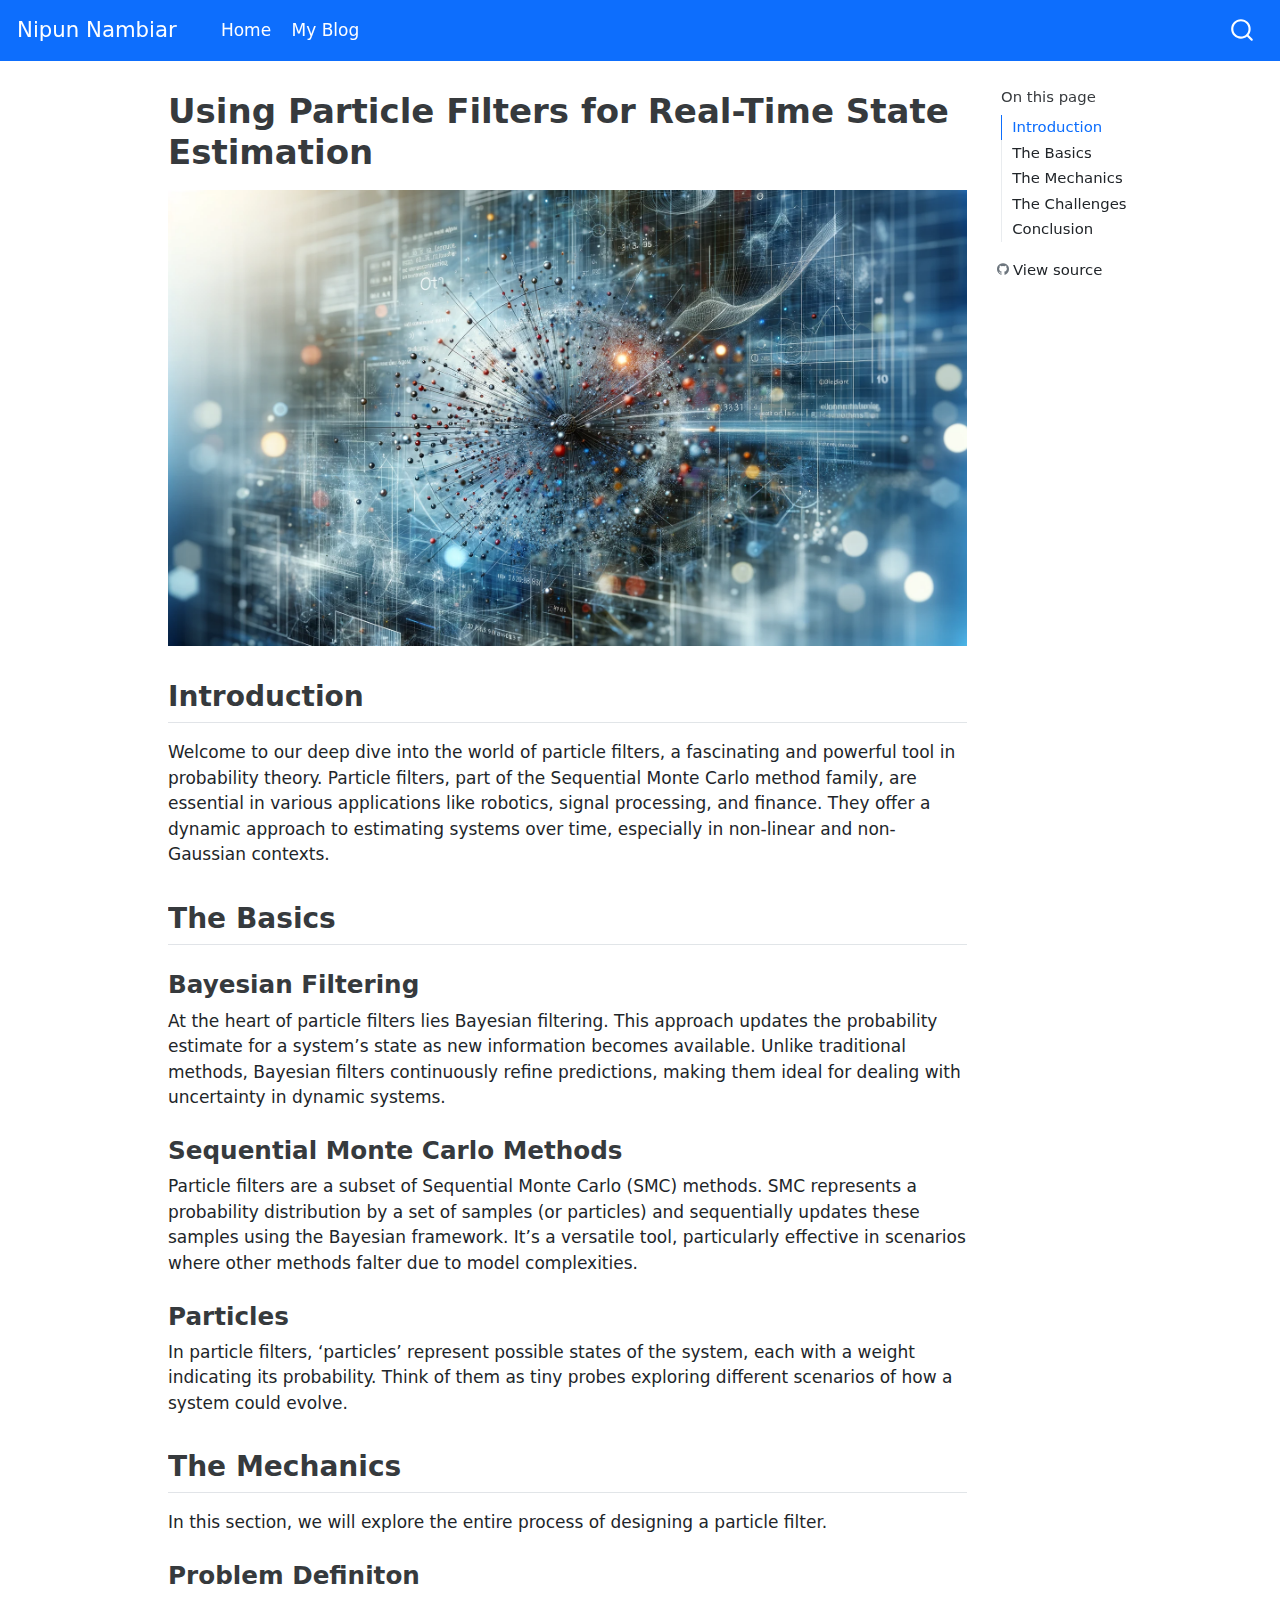
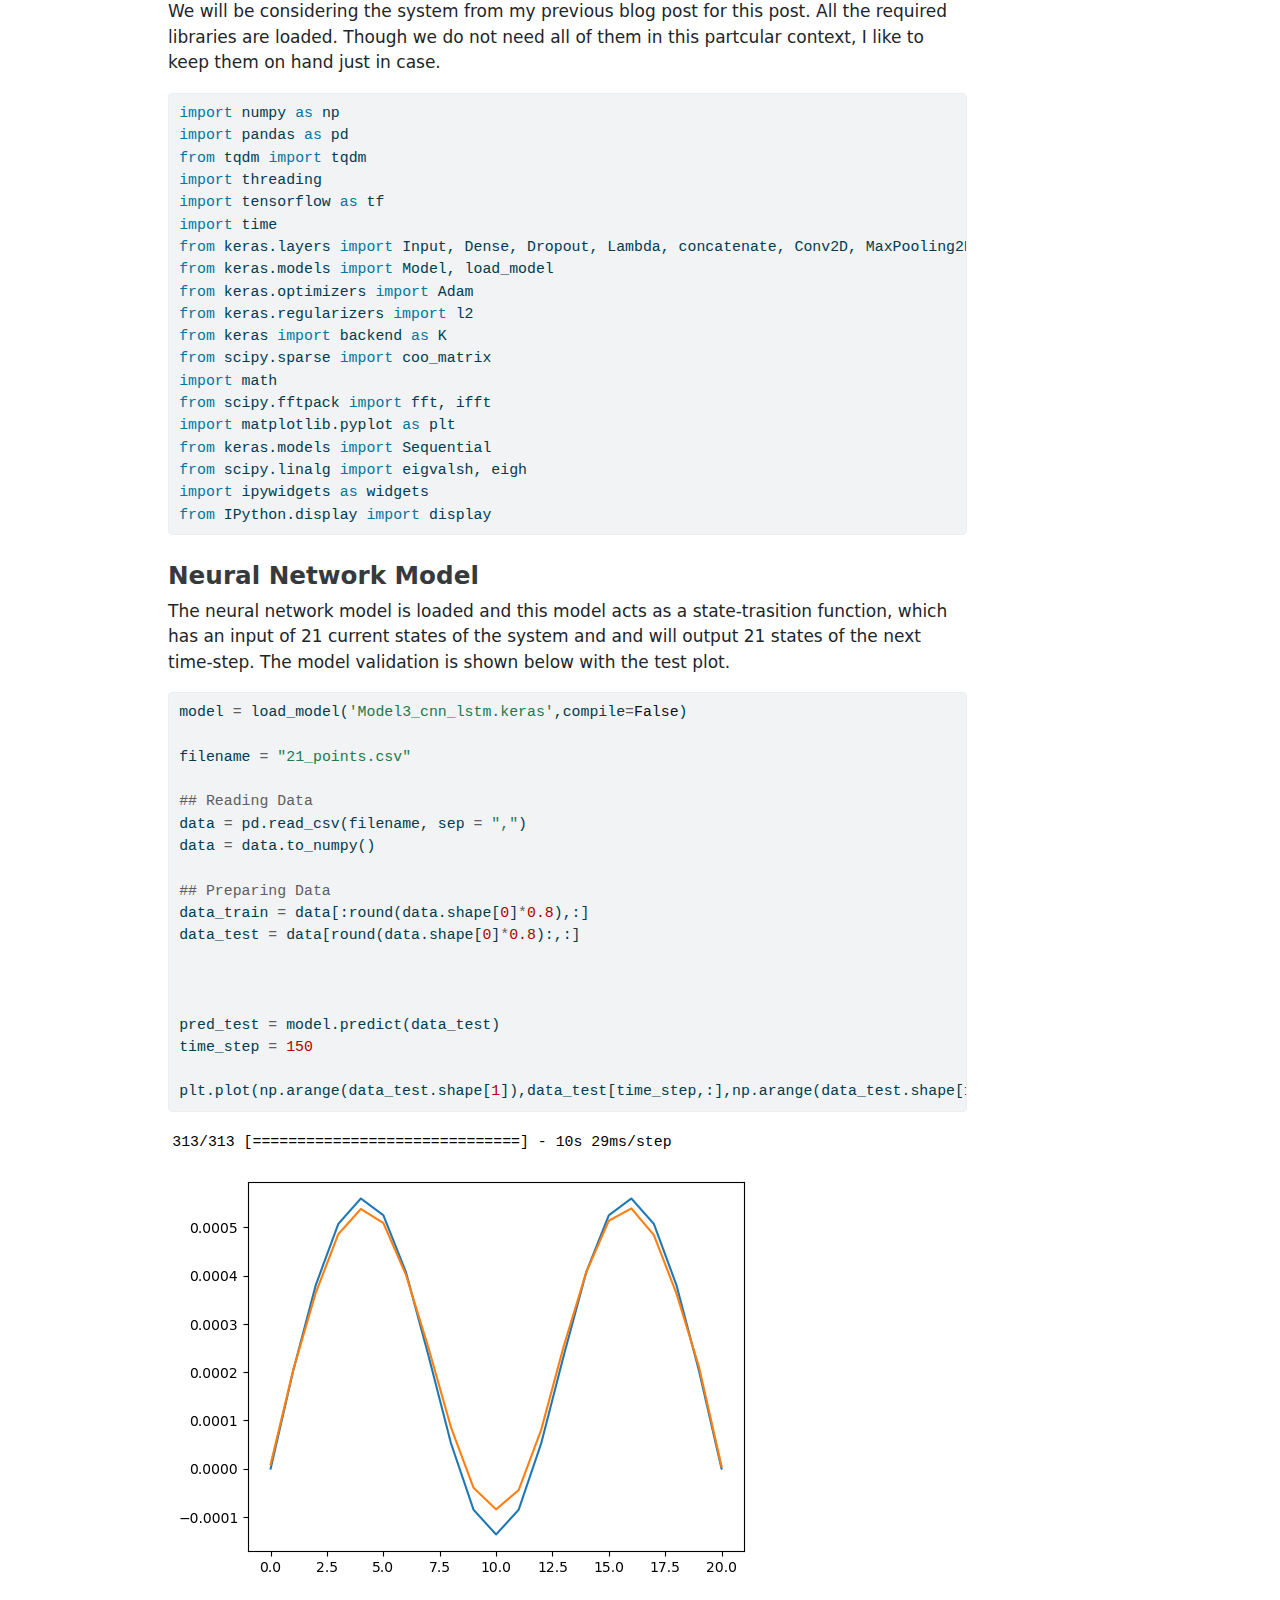
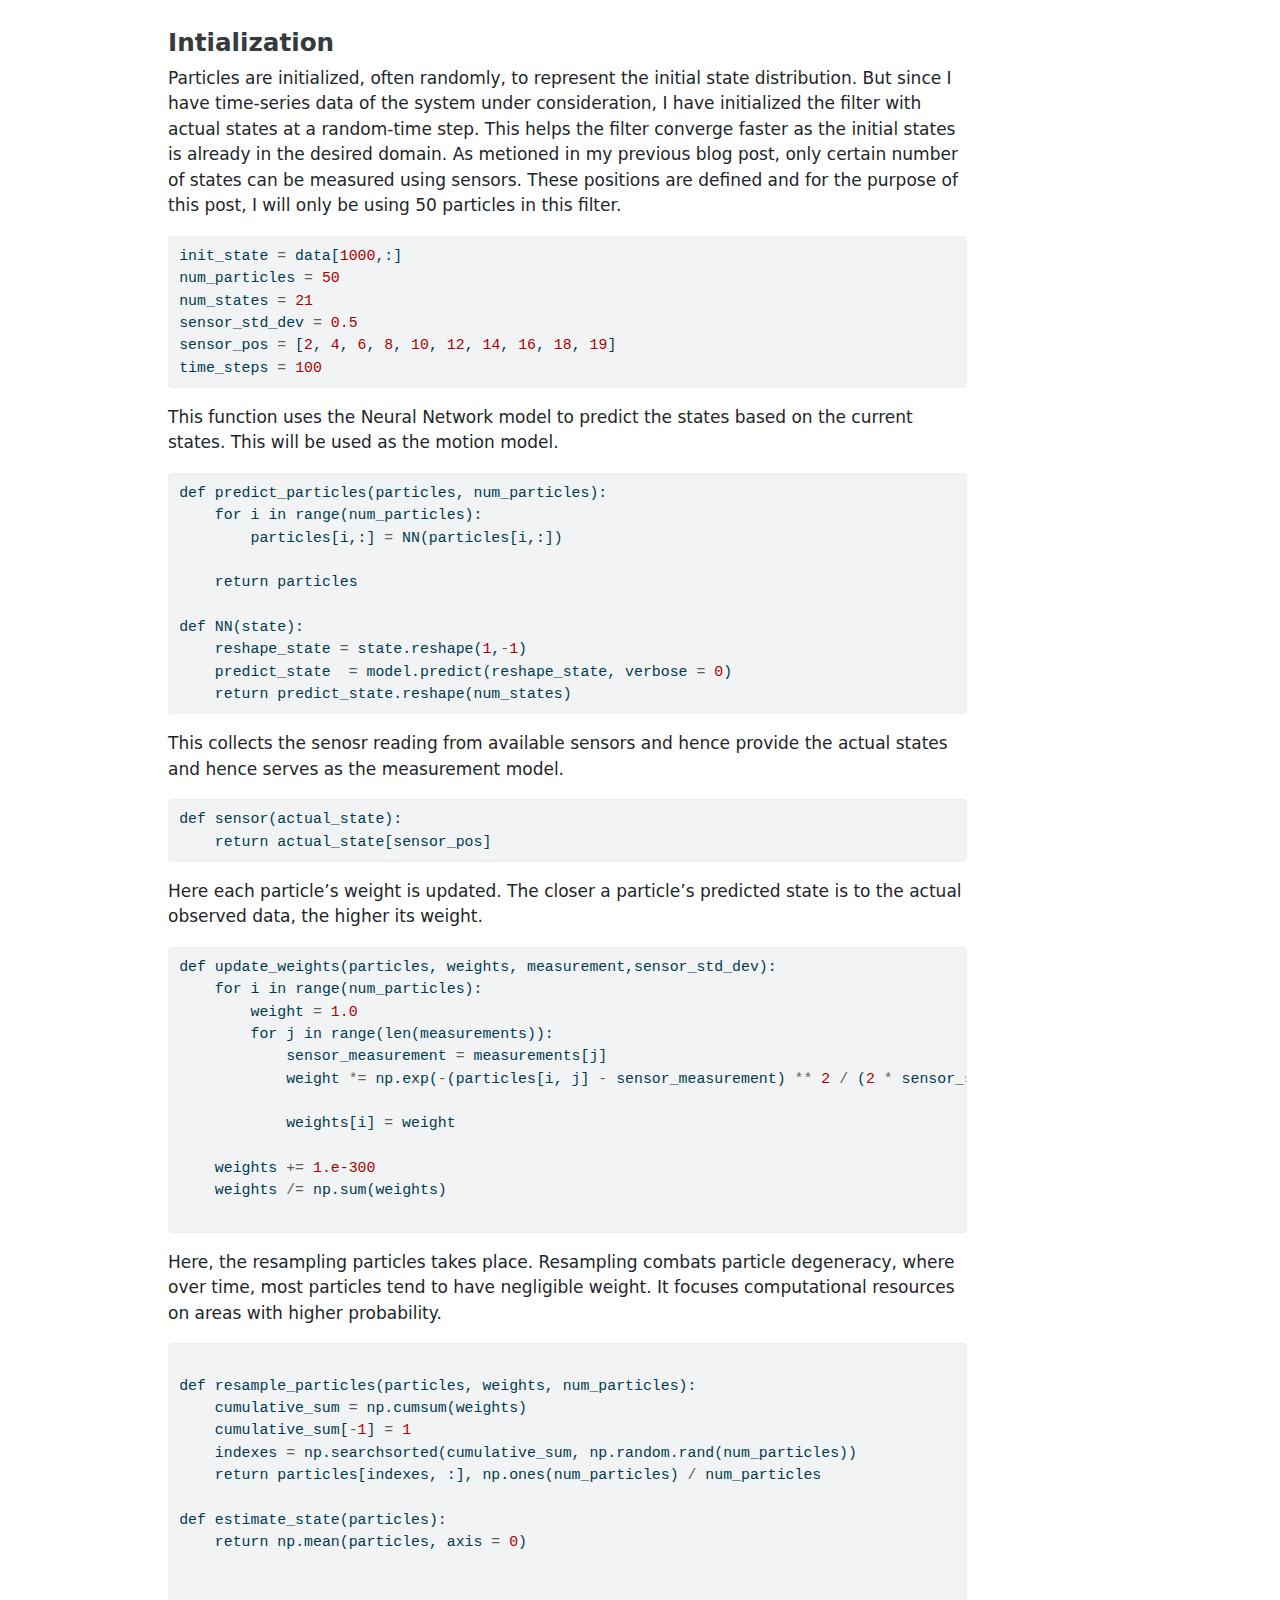
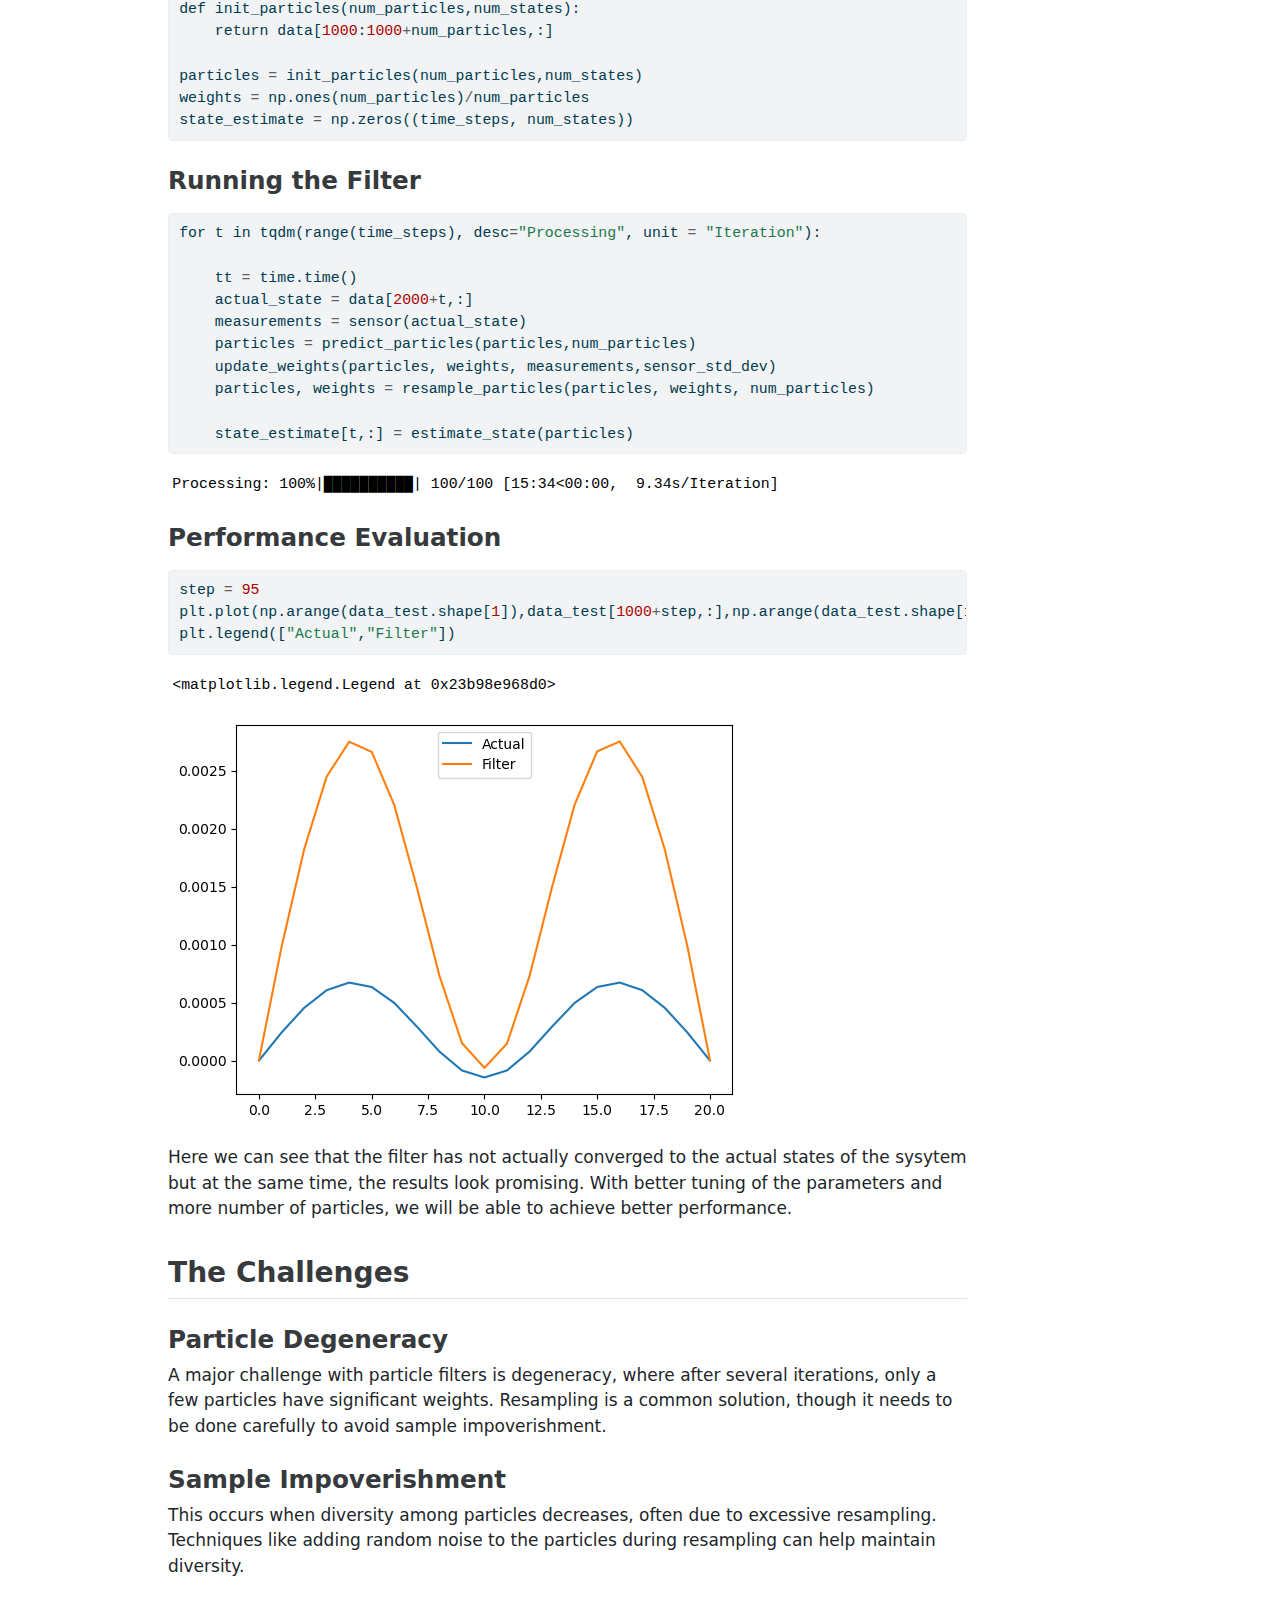
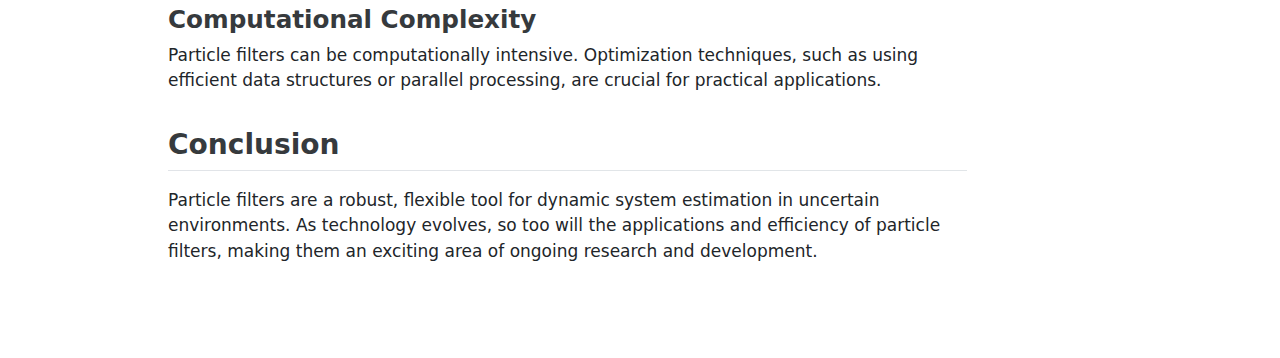
<file: posts/Particle_Filter/Particle_Filter.html>
<!DOCTYPE html>
<html xmlns="http://www.w3.org/1999/xhtml" lang="en" xml:lang="en"><head>

<meta charset="utf-8">
<meta name="generator" content="quarto-1.3.450">

<meta name="viewport" content="width=device-width, initial-scale=1.0, user-scalable=yes">


<title>Nipun Nambiar - Using Particle Filters for Real-Time State Estimation</title>
<style>
code{white-space: pre-wrap;}
span.smallcaps{font-variant: small-caps;}
div.columns{display: flex; gap: min(4vw, 1.5em);}
div.column{flex: auto; overflow-x: auto;}
div.hanging-indent{margin-left: 1.5em; text-indent: -1.5em;}
ul.task-list{list-style: none;}
ul.task-list li input[type="checkbox"] {
  width: 0.8em;
  margin: 0 0.8em 0.2em -1em; /* quarto-specific, see https://github.com/quarto-dev/quarto-cli/issues/4556 */ 
  vertical-align: middle;
}
/* CSS for syntax highlighting */
pre > code.sourceCode { white-space: pre; position: relative; }
pre > code.sourceCode > span { display: inline-block; line-height: 1.25; }
pre > code.sourceCode > span:empty { height: 1.2em; }
.sourceCode { overflow: visible; }
code.sourceCode > span { color: inherit; text-decoration: inherit; }
div.sourceCode { margin: 1em 0; }
pre.sourceCode { margin: 0; }
@media screen {
div.sourceCode { overflow: auto; }
}
@media print {
pre > code.sourceCode { white-space: pre-wrap; }
pre > code.sourceCode > span { text-indent: -5em; padding-left: 5em; }
}
pre.numberSource code
  { counter-reset: source-line 0; }
pre.numberSource code > span
  { position: relative; left: -4em; counter-increment: source-line; }
pre.numberSource code > span > a:first-child::before
  { content: counter(source-line);
    position: relative; left: -1em; text-align: right; vertical-align: baseline;
    border: none; display: inline-block;
    -webkit-touch-callout: none; -webkit-user-select: none;
    -khtml-user-select: none; -moz-user-select: none;
    -ms-user-select: none; user-select: none;
    padding: 0 4px; width: 4em;
  }
pre.numberSource { margin-left: 3em;  padding-left: 4px; }
div.sourceCode
  {   }
@media screen {
pre > code.sourceCode > span > a:first-child::before { text-decoration: underline; }
}
</style>


<script src="../../site_libs/quarto-nav/quarto-nav.js"></script>
<script src="../../site_libs/quarto-nav/headroom.min.js"></script>
<script src="../../site_libs/clipboard/clipboard.min.js"></script>
<script src="../../site_libs/quarto-search/autocomplete.umd.js"></script>
<script src="../../site_libs/quarto-search/fuse.min.js"></script>
<script src="../../site_libs/quarto-search/quarto-search.js"></script>
<meta name="quarto:offset" content="../../">
<script src="../../site_libs/quarto-html/quarto.js"></script>
<script src="../../site_libs/quarto-html/popper.min.js"></script>
<script src="../../site_libs/quarto-html/tippy.umd.min.js"></script>
<script src="../../site_libs/quarto-html/anchor.min.js"></script>
<link href="../../site_libs/quarto-html/tippy.css" rel="stylesheet">
<link href="../../site_libs/quarto-html/quarto-syntax-highlighting.css" rel="stylesheet" id="quarto-text-highlighting-styles">
<script src="../../site_libs/bootstrap/bootstrap.min.js"></script>
<link href="../../site_libs/bootstrap/bootstrap-icons.css" rel="stylesheet">
<link href="../../site_libs/bootstrap/bootstrap.min.css" rel="stylesheet" id="quarto-bootstrap" data-mode="light">
<script id="quarto-search-options" type="application/json">{
  "location": "navbar",
  "copy-button": false,
  "collapse-after": 3,
  "panel-placement": "end",
  "type": "overlay",
  "limit": 20,
  "language": {
    "search-no-results-text": "No results",
    "search-matching-documents-text": "matching documents",
    "search-copy-link-title": "Copy link to search",
    "search-hide-matches-text": "Hide additional matches",
    "search-more-match-text": "more match in this document",
    "search-more-matches-text": "more matches in this document",
    "search-clear-button-title": "Clear",
    "search-detached-cancel-button-title": "Cancel",
    "search-submit-button-title": "Submit",
    "search-label": "Search"
  }
}</script>


<link rel="stylesheet" href="../../styles.css">
</head>

<body class="nav-fixed">

<div id="quarto-search-results"></div>
  <header id="quarto-header" class="headroom fixed-top">
    <nav class="navbar navbar-expand-lg navbar-dark ">
      <div class="navbar-container container-fluid">
      <div class="navbar-brand-container">
    <a class="navbar-brand" href="../../index.html">
    <span class="navbar-title">Nipun Nambiar</span>
    </a>
  </div>
            <div id="quarto-search" class="" title="Search"></div>
          <button class="navbar-toggler" type="button" data-bs-toggle="collapse" data-bs-target="#navbarCollapse" aria-controls="navbarCollapse" aria-expanded="false" aria-label="Toggle navigation" onclick="if (window.quartoToggleHeadroom) { window.quartoToggleHeadroom(); }">
  <span class="navbar-toggler-icon"></span>
</button>
          <div class="collapse navbar-collapse" id="navbarCollapse">
            <ul class="navbar-nav navbar-nav-scroll me-auto">
  <li class="nav-item">
    <a class="nav-link" href="../../index.html" rel="" target="">
 <span class="menu-text">Home</span></a>
  </li>  
  <li class="nav-item">
    <a class="nav-link" href="../../posts.html" rel="" target="">
 <span class="menu-text">My Blog</span></a>
  </li>  
</ul>
            <div class="quarto-navbar-tools ms-auto">
</div>
          </div> <!-- /navcollapse -->
      </div> <!-- /container-fluid -->
    </nav>
</header>
<!-- content -->
<div id="quarto-content" class="quarto-container page-columns page-rows-contents page-layout-article page-navbar">
<!-- sidebar -->
<!-- margin-sidebar -->
    <div id="quarto-margin-sidebar" class="sidebar margin-sidebar">
        <nav id="TOC" role="doc-toc" class="toc-active">
    <h2 id="toc-title">On this page</h2>
   
  <ul>
  <li><a href="#introduction" id="toc-introduction" class="nav-link active" data-scroll-target="#introduction">Introduction</a></li>
  <li><a href="#the-basics" id="toc-the-basics" class="nav-link" data-scroll-target="#the-basics">The Basics</a>
  <ul class="collapse">
  <li><a href="#bayesian-filtering" id="toc-bayesian-filtering" class="nav-link" data-scroll-target="#bayesian-filtering">Bayesian Filtering</a></li>
  <li><a href="#sequential-monte-carlo-methods" id="toc-sequential-monte-carlo-methods" class="nav-link" data-scroll-target="#sequential-monte-carlo-methods">Sequential Monte Carlo Methods</a></li>
  <li><a href="#particles" id="toc-particles" class="nav-link" data-scroll-target="#particles">Particles</a></li>
  </ul></li>
  <li><a href="#the-mechanics" id="toc-the-mechanics" class="nav-link" data-scroll-target="#the-mechanics">The Mechanics</a>
  <ul class="collapse">
  <li><a href="#problem-definiton" id="toc-problem-definiton" class="nav-link" data-scroll-target="#problem-definiton">Problem Definiton</a></li>
  <li><a href="#neural-network-model" id="toc-neural-network-model" class="nav-link" data-scroll-target="#neural-network-model">Neural Network Model</a></li>
  <li><a href="#intialization" id="toc-intialization" class="nav-link" data-scroll-target="#intialization">Intialization</a></li>
  <li><a href="#running-the-filter" id="toc-running-the-filter" class="nav-link" data-scroll-target="#running-the-filter">Running the Filter</a></li>
  <li><a href="#performance-evaluation" id="toc-performance-evaluation" class="nav-link" data-scroll-target="#performance-evaluation">Performance Evaluation</a></li>
  </ul></li>
  <li><a href="#the-challenges" id="toc-the-challenges" class="nav-link" data-scroll-target="#the-challenges">The Challenges</a>
  <ul class="collapse">
  <li><a href="#particle-degeneracy" id="toc-particle-degeneracy" class="nav-link" data-scroll-target="#particle-degeneracy">Particle Degeneracy</a></li>
  <li><a href="#sample-impoverishment" id="toc-sample-impoverishment" class="nav-link" data-scroll-target="#sample-impoverishment">Sample Impoverishment</a></li>
  <li><a href="#computational-complexity" id="toc-computational-complexity" class="nav-link" data-scroll-target="#computational-complexity">Computational Complexity</a></li>
  </ul></li>
  <li><a href="#conclusion" id="toc-conclusion" class="nav-link" data-scroll-target="#conclusion">Conclusion</a></li>
  </ul>
<div class="toc-actions"><div><i class="bi bi-github"></i></div><div class="action-links"><p><a href="https://github.com/NRNambiar99/BlogFiles/blob/main/posts/Particle_Filter/Particle_Filter.ipynb" class="toc-action">View source</a></p></div></div></nav>
    </div>
<!-- main -->
<main class="content" id="quarto-document-content">

<header id="title-block-header" class="quarto-title-block default">
<div class="quarto-title">
<h1 class="title">Using Particle Filters for Real-Time State Estimation</h1>
</div>



<div class="quarto-title-meta">

    
  
    
  </div>
  

</header>

<p><img src="Particle_Filter_files/figure-html/e7ac7b2f-1-part.png" class="img-fluid"></p>
<section id="introduction" class="level2">
<h2 class="anchored" data-anchor-id="introduction">Introduction</h2>
<p>Welcome to our deep dive into the world of particle filters, a fascinating and powerful tool in probability theory. Particle filters, part of the Sequential Monte Carlo method family, are essential in various applications like robotics, signal processing, and finance. They offer a dynamic approach to estimating systems over time, especially in non-linear and non-Gaussian contexts.</p>
</section>
<section id="the-basics" class="level2">
<h2 class="anchored" data-anchor-id="the-basics">The Basics</h2>
<section id="bayesian-filtering" class="level3">
<h3 class="anchored" data-anchor-id="bayesian-filtering">Bayesian Filtering</h3>
<p>At the heart of particle filters lies Bayesian filtering. This approach updates the probability estimate for a system’s state as new information becomes available. Unlike traditional methods, Bayesian filters continuously refine predictions, making them ideal for dealing with uncertainty in dynamic systems.</p>
</section>
<section id="sequential-monte-carlo-methods" class="level3">
<h3 class="anchored" data-anchor-id="sequential-monte-carlo-methods">Sequential Monte Carlo Methods</h3>
<p>Particle filters are a subset of Sequential Monte Carlo (SMC) methods. SMC represents a probability distribution by a set of samples (or particles) and sequentially updates these samples using the Bayesian framework. It’s a versatile tool, particularly effective in scenarios where other methods falter due to model complexities.</p>
</section>
<section id="particles" class="level3">
<h3 class="anchored" data-anchor-id="particles">Particles</h3>
<p>In particle filters, ‘particles’ represent possible states of the system, each with a weight indicating its probability. Think of them as tiny probes exploring different scenarios of how a system could evolve.</p>
</section>
</section>
<section id="the-mechanics" class="level2">
<h2 class="anchored" data-anchor-id="the-mechanics">The Mechanics</h2>
<p>In this section, we will explore the entire process of designing a particle filter.</p>
<section id="problem-definiton" class="level3">
<h3 class="anchored" data-anchor-id="problem-definiton">Problem Definiton</h3>
<p>We will be considering the system from my previous blog post for this post. All the required libraries are loaded. Though we do not need all of them in this partcular context, I like to keep them on hand just in case.</p>
<div class="cell" data-execution_count="1">
<div class="sourceCode cell-code" id="cb1"><pre class="sourceCode python code-with-copy"><code class="sourceCode python"><span id="cb1-1"><a href="#cb1-1" aria-hidden="true" tabindex="-1"></a><span class="im">import</span> numpy <span class="im">as</span> np</span>
<span id="cb1-2"><a href="#cb1-2" aria-hidden="true" tabindex="-1"></a><span class="im">import</span> pandas <span class="im">as</span> pd</span>
<span id="cb1-3"><a href="#cb1-3" aria-hidden="true" tabindex="-1"></a><span class="im">from</span> tqdm <span class="im">import</span> tqdm</span>
<span id="cb1-4"><a href="#cb1-4" aria-hidden="true" tabindex="-1"></a><span class="im">import</span> threading</span>
<span id="cb1-5"><a href="#cb1-5" aria-hidden="true" tabindex="-1"></a><span class="im">import</span> tensorflow <span class="im">as</span> tf</span>
<span id="cb1-6"><a href="#cb1-6" aria-hidden="true" tabindex="-1"></a><span class="im">import</span> time</span>
<span id="cb1-7"><a href="#cb1-7" aria-hidden="true" tabindex="-1"></a><span class="im">from</span> keras.layers <span class="im">import</span> Input, Dense, Dropout, Lambda, concatenate, Conv2D, MaxPooling2D, Flatten, LSTM, BatchNormalization, MultiHeadAttention, Conv1D, GlobalAveragePooling1D, LayerNormalization, GlobalMaxPooling1D</span>
<span id="cb1-8"><a href="#cb1-8" aria-hidden="true" tabindex="-1"></a><span class="im">from</span> keras.models <span class="im">import</span> Model, load_model</span>
<span id="cb1-9"><a href="#cb1-9" aria-hidden="true" tabindex="-1"></a><span class="im">from</span> keras.optimizers <span class="im">import</span> Adam</span>
<span id="cb1-10"><a href="#cb1-10" aria-hidden="true" tabindex="-1"></a><span class="im">from</span> keras.regularizers <span class="im">import</span> l2</span>
<span id="cb1-11"><a href="#cb1-11" aria-hidden="true" tabindex="-1"></a><span class="im">from</span> keras <span class="im">import</span> backend <span class="im">as</span> K</span>
<span id="cb1-12"><a href="#cb1-12" aria-hidden="true" tabindex="-1"></a><span class="im">from</span> scipy.sparse <span class="im">import</span> coo_matrix</span>
<span id="cb1-13"><a href="#cb1-13" aria-hidden="true" tabindex="-1"></a><span class="im">import</span> math</span>
<span id="cb1-14"><a href="#cb1-14" aria-hidden="true" tabindex="-1"></a><span class="im">from</span> scipy.fftpack <span class="im">import</span> fft, ifft</span>
<span id="cb1-15"><a href="#cb1-15" aria-hidden="true" tabindex="-1"></a><span class="im">import</span> matplotlib.pyplot <span class="im">as</span> plt</span>
<span id="cb1-16"><a href="#cb1-16" aria-hidden="true" tabindex="-1"></a><span class="im">from</span> keras.models <span class="im">import</span> Sequential</span>
<span id="cb1-17"><a href="#cb1-17" aria-hidden="true" tabindex="-1"></a><span class="im">from</span> scipy.linalg <span class="im">import</span> eigvalsh, eigh</span>
<span id="cb1-18"><a href="#cb1-18" aria-hidden="true" tabindex="-1"></a><span class="im">import</span> ipywidgets <span class="im">as</span> widgets</span>
<span id="cb1-19"><a href="#cb1-19" aria-hidden="true" tabindex="-1"></a><span class="im">from</span> IPython.display <span class="im">import</span> display</span></code><button title="Copy to Clipboard" class="code-copy-button"><i class="bi"></i></button></pre></div>
</div>
</section>
<section id="neural-network-model" class="level3">
<h3 class="anchored" data-anchor-id="neural-network-model">Neural Network Model</h3>
<p>The neural network model is loaded and this model acts as a state-trasition function, which has an input of 21 current states of the system and and will output 21 states of the next time-step. The model validation is shown below with the test plot.</p>
<div class="cell" data-scrolled="true" data-execution_count="2">
<div class="sourceCode cell-code" id="cb2"><pre class="sourceCode python code-with-copy"><code class="sourceCode python"><span id="cb2-1"><a href="#cb2-1" aria-hidden="true" tabindex="-1"></a>model <span class="op">=</span> load_model(<span class="st">'Model3_cnn_lstm.keras'</span>,<span class="bu">compile</span><span class="op">=</span><span class="va">False</span>)</span>
<span id="cb2-2"><a href="#cb2-2" aria-hidden="true" tabindex="-1"></a></span>
<span id="cb2-3"><a href="#cb2-3" aria-hidden="true" tabindex="-1"></a>filename <span class="op">=</span> <span class="st">"21_points.csv"</span></span>
<span id="cb2-4"><a href="#cb2-4" aria-hidden="true" tabindex="-1"></a></span>
<span id="cb2-5"><a href="#cb2-5" aria-hidden="true" tabindex="-1"></a><span class="co">## Reading Data</span></span>
<span id="cb2-6"><a href="#cb2-6" aria-hidden="true" tabindex="-1"></a>data <span class="op">=</span> pd.read_csv(filename, sep <span class="op">=</span> <span class="st">","</span>)</span>
<span id="cb2-7"><a href="#cb2-7" aria-hidden="true" tabindex="-1"></a>data <span class="op">=</span> data.to_numpy()</span>
<span id="cb2-8"><a href="#cb2-8" aria-hidden="true" tabindex="-1"></a></span>
<span id="cb2-9"><a href="#cb2-9" aria-hidden="true" tabindex="-1"></a><span class="co">## Preparing Data</span></span>
<span id="cb2-10"><a href="#cb2-10" aria-hidden="true" tabindex="-1"></a>data_train <span class="op">=</span> data[:<span class="bu">round</span>(data.shape[<span class="dv">0</span>]<span class="op">*</span><span class="fl">0.8</span>),:]</span>
<span id="cb2-11"><a href="#cb2-11" aria-hidden="true" tabindex="-1"></a>data_test <span class="op">=</span> data[<span class="bu">round</span>(data.shape[<span class="dv">0</span>]<span class="op">*</span><span class="fl">0.8</span>):,:]</span>
<span id="cb2-12"><a href="#cb2-12" aria-hidden="true" tabindex="-1"></a></span>
<span id="cb2-13"><a href="#cb2-13" aria-hidden="true" tabindex="-1"></a></span>
<span id="cb2-14"><a href="#cb2-14" aria-hidden="true" tabindex="-1"></a></span>
<span id="cb2-15"><a href="#cb2-15" aria-hidden="true" tabindex="-1"></a>pred_test <span class="op">=</span> model.predict(data_test)</span>
<span id="cb2-16"><a href="#cb2-16" aria-hidden="true" tabindex="-1"></a>time_step <span class="op">=</span> <span class="dv">150</span></span>
<span id="cb2-17"><a href="#cb2-17" aria-hidden="true" tabindex="-1"></a></span>
<span id="cb2-18"><a href="#cb2-18" aria-hidden="true" tabindex="-1"></a>plt.plot(np.arange(data_test.shape[<span class="dv">1</span>]),data_test[time_step,:],np.arange(data_test.shape[<span class="dv">1</span>]),pred_test[time_step<span class="op">+</span><span class="dv">1</span>,:] )</span></code><button title="Copy to Clipboard" class="code-copy-button"><i class="bi"></i></button></pre></div>
<div class="cell-output cell-output-stdout">
<pre><code>313/313 [==============================] - 10s 29ms/step</code></pre>
</div>
<div class="cell-output cell-output-display">
<p><img src="Particle_Filter_files/figure-html/cell-3-output-2.png" class="img-fluid"></p>
</div>
</div>
</section>
<section id="intialization" class="level3">
<h3 class="anchored" data-anchor-id="intialization">Intialization</h3>
<p>Particles are initialized, often randomly, to represent the initial state distribution. But since I have time-series data of the system under consideration, I have initialized the filter with actual states at a random-time step. This helps the filter converge faster as the initial states is already in the desired domain. As metioned in my previous blog post, only certain number of states can be measured using sensors. These positions are defined and for the purpose of this post, I will only be using 50 particles in this filter.</p>
<div class="cell" data-execution_count="22">
<div class="sourceCode cell-code" id="cb4"><pre class="sourceCode python code-with-copy"><code class="sourceCode python"><span id="cb4-1"><a href="#cb4-1" aria-hidden="true" tabindex="-1"></a>init_state <span class="op">=</span> data[<span class="dv">1000</span>,:]</span>
<span id="cb4-2"><a href="#cb4-2" aria-hidden="true" tabindex="-1"></a>num_particles <span class="op">=</span> <span class="dv">50</span></span>
<span id="cb4-3"><a href="#cb4-3" aria-hidden="true" tabindex="-1"></a>num_states <span class="op">=</span> <span class="dv">21</span></span>
<span id="cb4-4"><a href="#cb4-4" aria-hidden="true" tabindex="-1"></a>sensor_std_dev <span class="op">=</span> <span class="fl">0.5</span></span>
<span id="cb4-5"><a href="#cb4-5" aria-hidden="true" tabindex="-1"></a>sensor_pos <span class="op">=</span> [<span class="dv">2</span>, <span class="dv">4</span>, <span class="dv">6</span>, <span class="dv">8</span>, <span class="dv">10</span>, <span class="dv">12</span>, <span class="dv">14</span>, <span class="dv">16</span>, <span class="dv">18</span>, <span class="dv">19</span>]</span>
<span id="cb4-6"><a href="#cb4-6" aria-hidden="true" tabindex="-1"></a>time_steps <span class="op">=</span> <span class="dv">100</span></span></code><button title="Copy to Clipboard" class="code-copy-button"><i class="bi"></i></button></pre></div>
</div>
<p>This function uses the Neural Network model to predict the states based on the current states. This will be used as the motion model.</p>
<div class="cell">
<div class="sourceCode cell-code" id="cb5"><pre class="sourceCode python code-with-copy"><code class="sourceCode python"><span id="cb5-1"><a href="#cb5-1" aria-hidden="true" tabindex="-1"></a><span class="kw">def</span> predict_particles(particles, num_particles):</span>
<span id="cb5-2"><a href="#cb5-2" aria-hidden="true" tabindex="-1"></a>    <span class="cf">for</span> i <span class="kw">in</span> <span class="bu">range</span>(num_particles):</span>
<span id="cb5-3"><a href="#cb5-3" aria-hidden="true" tabindex="-1"></a>        particles[i,:] <span class="op">=</span> NN(particles[i,:])</span>
<span id="cb5-4"><a href="#cb5-4" aria-hidden="true" tabindex="-1"></a>    </span>
<span id="cb5-5"><a href="#cb5-5" aria-hidden="true" tabindex="-1"></a>    <span class="cf">return</span> particles </span>
<span id="cb5-6"><a href="#cb5-6" aria-hidden="true" tabindex="-1"></a></span>
<span id="cb5-7"><a href="#cb5-7" aria-hidden="true" tabindex="-1"></a><span class="kw">def</span> NN(state):</span>
<span id="cb5-8"><a href="#cb5-8" aria-hidden="true" tabindex="-1"></a>    reshape_state <span class="op">=</span> state.reshape(<span class="dv">1</span>,<span class="op">-</span><span class="dv">1</span>)</span>
<span id="cb5-9"><a href="#cb5-9" aria-hidden="true" tabindex="-1"></a>    predict_state  <span class="op">=</span> model.predict(reshape_state, verbose <span class="op">=</span> <span class="dv">0</span>)</span>
<span id="cb5-10"><a href="#cb5-10" aria-hidden="true" tabindex="-1"></a>    <span class="cf">return</span> predict_state.reshape(num_states)</span></code><button title="Copy to Clipboard" class="code-copy-button"><i class="bi"></i></button></pre></div>
</div>
<p>This collects the senosr reading from available sensors and hence provide the actual states and hence serves as the measurement model.</p>
<div class="cell">
<div class="sourceCode cell-code" id="cb6"><pre class="sourceCode python code-with-copy"><code class="sourceCode python"><span id="cb6-1"><a href="#cb6-1" aria-hidden="true" tabindex="-1"></a><span class="kw">def</span> sensor(actual_state):</span>
<span id="cb6-2"><a href="#cb6-2" aria-hidden="true" tabindex="-1"></a>    <span class="cf">return</span> actual_state[sensor_pos]</span></code><button title="Copy to Clipboard" class="code-copy-button"><i class="bi"></i></button></pre></div>
</div>
<p>Here each particle’s weight is updated. The closer a particle’s predicted state is to the actual observed data, the higher its weight.</p>
<div class="cell">
<div class="sourceCode cell-code" id="cb7"><pre class="sourceCode python code-with-copy"><code class="sourceCode python"><span id="cb7-1"><a href="#cb7-1" aria-hidden="true" tabindex="-1"></a><span class="kw">def</span> update_weights(particles, weights, measurement,sensor_std_dev):</span>
<span id="cb7-2"><a href="#cb7-2" aria-hidden="true" tabindex="-1"></a>    <span class="cf">for</span> i <span class="kw">in</span> <span class="bu">range</span>(num_particles):</span>
<span id="cb7-3"><a href="#cb7-3" aria-hidden="true" tabindex="-1"></a>        weight <span class="op">=</span> <span class="fl">1.0</span></span>
<span id="cb7-4"><a href="#cb7-4" aria-hidden="true" tabindex="-1"></a>        <span class="cf">for</span> j <span class="kw">in</span> <span class="bu">range</span>(<span class="bu">len</span>(measurements)):</span>
<span id="cb7-5"><a href="#cb7-5" aria-hidden="true" tabindex="-1"></a>            sensor_measurement <span class="op">=</span> measurements[j]</span>
<span id="cb7-6"><a href="#cb7-6" aria-hidden="true" tabindex="-1"></a>            weight <span class="op">*=</span> np.exp(<span class="op">-</span>(particles[i, j] <span class="op">-</span> sensor_measurement) <span class="op">**</span> <span class="dv">2</span> <span class="op">/</span> (<span class="dv">2</span> <span class="op">*</span> sensor_std_dev <span class="op">**</span> <span class="dv">2</span>))</span>
<span id="cb7-7"><a href="#cb7-7" aria-hidden="true" tabindex="-1"></a>            </span>
<span id="cb7-8"><a href="#cb7-8" aria-hidden="true" tabindex="-1"></a>            weights[i] <span class="op">=</span> weight</span>
<span id="cb7-9"><a href="#cb7-9" aria-hidden="true" tabindex="-1"></a></span>
<span id="cb7-10"><a href="#cb7-10" aria-hidden="true" tabindex="-1"></a>    weights <span class="op">+=</span> <span class="fl">1.e-300</span>  </span>
<span id="cb7-11"><a href="#cb7-11" aria-hidden="true" tabindex="-1"></a>    weights <span class="op">/=</span> np.<span class="bu">sum</span>(weights) </span>
<span id="cb7-12"><a href="#cb7-12" aria-hidden="true" tabindex="-1"></a>        </span></code><button title="Copy to Clipboard" class="code-copy-button"><i class="bi"></i></button></pre></div>
</div>
<p>Here, the resampling particles takes place. Resampling combats particle degeneracy, where over time, most particles tend to have negligible weight. It focuses computational resources on areas with higher probability.</p>
<div class="cell">
<div class="sourceCode cell-code" id="cb8"><pre class="sourceCode python code-with-copy"><code class="sourceCode python"><span id="cb8-1"><a href="#cb8-1" aria-hidden="true" tabindex="-1"></a>        </span>
<span id="cb8-2"><a href="#cb8-2" aria-hidden="true" tabindex="-1"></a><span class="kw">def</span> resample_particles(particles, weights, num_particles):</span>
<span id="cb8-3"><a href="#cb8-3" aria-hidden="true" tabindex="-1"></a>    cumulative_sum <span class="op">=</span> np.cumsum(weights)</span>
<span id="cb8-4"><a href="#cb8-4" aria-hidden="true" tabindex="-1"></a>    cumulative_sum[<span class="op">-</span><span class="dv">1</span>] <span class="op">=</span> <span class="dv">1</span></span>
<span id="cb8-5"><a href="#cb8-5" aria-hidden="true" tabindex="-1"></a>    indexes <span class="op">=</span> np.searchsorted(cumulative_sum, np.random.rand(num_particles))</span>
<span id="cb8-6"><a href="#cb8-6" aria-hidden="true" tabindex="-1"></a>    <span class="cf">return</span> particles[indexes, :], np.ones(num_particles) <span class="op">/</span> num_particles</span>
<span id="cb8-7"><a href="#cb8-7" aria-hidden="true" tabindex="-1"></a></span>
<span id="cb8-8"><a href="#cb8-8" aria-hidden="true" tabindex="-1"></a><span class="kw">def</span> estimate_state(particles):</span>
<span id="cb8-9"><a href="#cb8-9" aria-hidden="true" tabindex="-1"></a>    <span class="cf">return</span> np.mean(particles, axis <span class="op">=</span> <span class="dv">0</span>)</span>
<span id="cb8-10"><a href="#cb8-10" aria-hidden="true" tabindex="-1"></a></span>
<span id="cb8-11"><a href="#cb8-11" aria-hidden="true" tabindex="-1"></a></span>
<span id="cb8-12"><a href="#cb8-12" aria-hidden="true" tabindex="-1"></a><span class="kw">def</span> init_particles(num_particles,num_states):</span>
<span id="cb8-13"><a href="#cb8-13" aria-hidden="true" tabindex="-1"></a>    <span class="cf">return</span> data[<span class="dv">1000</span>:<span class="dv">1000</span><span class="op">+</span>num_particles,:]</span>
<span id="cb8-14"><a href="#cb8-14" aria-hidden="true" tabindex="-1"></a></span>
<span id="cb8-15"><a href="#cb8-15" aria-hidden="true" tabindex="-1"></a>particles <span class="op">=</span> init_particles(num_particles,num_states)</span>
<span id="cb8-16"><a href="#cb8-16" aria-hidden="true" tabindex="-1"></a>weights <span class="op">=</span> np.ones(num_particles)<span class="op">/</span>num_particles</span>
<span id="cb8-17"><a href="#cb8-17" aria-hidden="true" tabindex="-1"></a>state_estimate <span class="op">=</span> np.zeros((time_steps, num_states))</span></code><button title="Copy to Clipboard" class="code-copy-button"><i class="bi"></i></button></pre></div>
</div>
</section>
<section id="running-the-filter" class="level3">
<h3 class="anchored" data-anchor-id="running-the-filter">Running the Filter</h3>
<div class="cell" data-scrolled="true" data-execution_count="28">
<div class="sourceCode cell-code" id="cb9"><pre class="sourceCode python code-with-copy"><code class="sourceCode python"><span id="cb9-1"><a href="#cb9-1" aria-hidden="true" tabindex="-1"></a><span class="cf">for</span> t <span class="kw">in</span> tqdm(<span class="bu">range</span>(time_steps), desc<span class="op">=</span><span class="st">"Processing"</span>, unit <span class="op">=</span> <span class="st">"Iteration"</span>):</span>
<span id="cb9-2"><a href="#cb9-2" aria-hidden="true" tabindex="-1"></a>    </span>
<span id="cb9-3"><a href="#cb9-3" aria-hidden="true" tabindex="-1"></a>    tt <span class="op">=</span> time.time()  </span>
<span id="cb9-4"><a href="#cb9-4" aria-hidden="true" tabindex="-1"></a>    actual_state <span class="op">=</span> data[<span class="dv">2000</span><span class="op">+</span>t,:]</span>
<span id="cb9-5"><a href="#cb9-5" aria-hidden="true" tabindex="-1"></a>    measurements <span class="op">=</span> sensor(actual_state)</span>
<span id="cb9-6"><a href="#cb9-6" aria-hidden="true" tabindex="-1"></a>    particles <span class="op">=</span> predict_particles(particles,num_particles)</span>
<span id="cb9-7"><a href="#cb9-7" aria-hidden="true" tabindex="-1"></a>    update_weights(particles, weights, measurements,sensor_std_dev)</span>
<span id="cb9-8"><a href="#cb9-8" aria-hidden="true" tabindex="-1"></a>    particles, weights <span class="op">=</span> resample_particles(particles, weights, num_particles)</span>
<span id="cb9-9"><a href="#cb9-9" aria-hidden="true" tabindex="-1"></a>    </span>
<span id="cb9-10"><a href="#cb9-10" aria-hidden="true" tabindex="-1"></a>    state_estimate[t,:] <span class="op">=</span> estimate_state(particles)</span></code><button title="Copy to Clipboard" class="code-copy-button"><i class="bi"></i></button></pre></div>
<div class="cell-output cell-output-stderr">
<pre><code>Processing: 100%|██████████| 100/100 [15:34&lt;00:00,  9.34s/Iteration]</code></pre>
</div>
</div>
</section>
<section id="performance-evaluation" class="level3">
<h3 class="anchored" data-anchor-id="performance-evaluation">Performance Evaluation</h3>
<div class="cell" data-execution_count="30">
<div class="sourceCode cell-code" id="cb11"><pre class="sourceCode python code-with-copy"><code class="sourceCode python"><span id="cb11-1"><a href="#cb11-1" aria-hidden="true" tabindex="-1"></a>step <span class="op">=</span> <span class="dv">95</span></span>
<span id="cb11-2"><a href="#cb11-2" aria-hidden="true" tabindex="-1"></a>plt.plot(np.arange(data_test.shape[<span class="dv">1</span>]),data_test[<span class="dv">1000</span><span class="op">+</span>step,:],np.arange(data_test.shape[<span class="dv">1</span>]),state_estimate[step,:] )</span>
<span id="cb11-3"><a href="#cb11-3" aria-hidden="true" tabindex="-1"></a>plt.legend([<span class="st">"Actual"</span>,<span class="st">"Filter"</span>])</span></code><button title="Copy to Clipboard" class="code-copy-button"><i class="bi"></i></button></pre></div>
<div class="cell-output cell-output-display" data-execution_count="30">
<pre><code>&lt;matplotlib.legend.Legend at 0x23b98e968d0&gt;</code></pre>
</div>
<div class="cell-output cell-output-display">
<p><img src="Particle_Filter_files/figure-html/cell-10-output-2.png" class="img-fluid"></p>
</div>
</div>
<p>Here we can see that the filter has not actually converged to the actual states of the sysytem but at the same time, the results look promising. With better tuning of the parameters and more number of particles, we will be able to achieve better performance.</p>
</section>
</section>
<section id="the-challenges" class="level2">
<h2 class="anchored" data-anchor-id="the-challenges">The Challenges</h2>
<section id="particle-degeneracy" class="level3">
<h3 class="anchored" data-anchor-id="particle-degeneracy">Particle Degeneracy</h3>
<p>A major challenge with particle filters is degeneracy, where after several iterations, only a few particles have significant weights. Resampling is a common solution, though it needs to be done carefully to avoid sample impoverishment.</p>
</section>
<section id="sample-impoverishment" class="level3">
<h3 class="anchored" data-anchor-id="sample-impoverishment">Sample Impoverishment</h3>
<p>This occurs when diversity among particles decreases, often due to excessive resampling. Techniques like adding random noise to the particles during resampling can help maintain diversity.</p>
</section>
<section id="computational-complexity" class="level3">
<h3 class="anchored" data-anchor-id="computational-complexity">Computational Complexity</h3>
<p>Particle filters can be computationally intensive. Optimization techniques, such as using efficient data structures or parallel processing, are crucial for practical applications.</p>
</section>
</section>
<section id="conclusion" class="level2">
<h2 class="anchored" data-anchor-id="conclusion">Conclusion</h2>
<p>Particle filters are a robust, flexible tool for dynamic system estimation in uncertain environments. As technology evolves, so too will the applications and efficiency of particle filters, making them an exciting area of ongoing research and development.</p>


</section>

</main> <!-- /main -->
<script id="quarto-html-after-body" type="application/javascript">
window.document.addEventListener("DOMContentLoaded", function (event) {
  const toggleBodyColorMode = (bsSheetEl) => {
    const mode = bsSheetEl.getAttribute("data-mode");
    const bodyEl = window.document.querySelector("body");
    if (mode === "dark") {
      bodyEl.classList.add("quarto-dark");
      bodyEl.classList.remove("quarto-light");
    } else {
      bodyEl.classList.add("quarto-light");
      bodyEl.classList.remove("quarto-dark");
    }
  }
  const toggleBodyColorPrimary = () => {
    const bsSheetEl = window.document.querySelector("link#quarto-bootstrap");
    if (bsSheetEl) {
      toggleBodyColorMode(bsSheetEl);
    }
  }
  toggleBodyColorPrimary();  
  const icon = "";
  const anchorJS = new window.AnchorJS();
  anchorJS.options = {
    placement: 'right',
    icon: icon
  };
  anchorJS.add('.anchored');
  const isCodeAnnotation = (el) => {
    for (const clz of el.classList) {
      if (clz.startsWith('code-annotation-')) {                     
        return true;
      }
    }
    return false;
  }
  const clipboard = new window.ClipboardJS('.code-copy-button', {
    text: function(trigger) {
      const codeEl = trigger.previousElementSibling.cloneNode(true);
      for (const childEl of codeEl.children) {
        if (isCodeAnnotation(childEl)) {
          childEl.remove();
        }
      }
      return codeEl.innerText;
    }
  });
  clipboard.on('success', function(e) {
    // button target
    const button = e.trigger;
    // don't keep focus
    button.blur();
    // flash "checked"
    button.classList.add('code-copy-button-checked');
    var currentTitle = button.getAttribute("title");
    button.setAttribute("title", "Copied!");
    let tooltip;
    if (window.bootstrap) {
      button.setAttribute("data-bs-toggle", "tooltip");
      button.setAttribute("data-bs-placement", "left");
      button.setAttribute("data-bs-title", "Copied!");
      tooltip = new bootstrap.Tooltip(button, 
        { trigger: "manual", 
          customClass: "code-copy-button-tooltip",
          offset: [0, -8]});
      tooltip.show();    
    }
    setTimeout(function() {
      if (tooltip) {
        tooltip.hide();
        button.removeAttribute("data-bs-title");
        button.removeAttribute("data-bs-toggle");
        button.removeAttribute("data-bs-placement");
      }
      button.setAttribute("title", currentTitle);
      button.classList.remove('code-copy-button-checked');
    }, 1000);
    // clear code selection
    e.clearSelection();
  });
  const viewSource = window.document.getElementById('quarto-view-source') ||
                     window.document.getElementById('quarto-code-tools-source');
  if (viewSource) {
    const sourceUrl = viewSource.getAttribute("data-quarto-source-url");
    viewSource.addEventListener("click", function(e) {
      if (sourceUrl) {
        // rstudio viewer pane
        if (/\bcapabilities=\b/.test(window.location)) {
          window.open(sourceUrl);
        } else {
          window.location.href = sourceUrl;
        }
      } else {
        const modal = new bootstrap.Modal(document.getElementById('quarto-embedded-source-code-modal'));
        modal.show();
      }
      return false;
    });
  }
  function toggleCodeHandler(show) {
    return function(e) {
      const detailsSrc = window.document.querySelectorAll(".cell > details > .sourceCode");
      for (let i=0; i<detailsSrc.length; i++) {
        const details = detailsSrc[i].parentElement;
        if (show) {
          details.open = true;
        } else {
          details.removeAttribute("open");
        }
      }
      const cellCodeDivs = window.document.querySelectorAll(".cell > .sourceCode");
      const fromCls = show ? "hidden" : "unhidden";
      const toCls = show ? "unhidden" : "hidden";
      for (let i=0; i<cellCodeDivs.length; i++) {
        const codeDiv = cellCodeDivs[i];
        if (codeDiv.classList.contains(fromCls)) {
          codeDiv.classList.remove(fromCls);
          codeDiv.classList.add(toCls);
        } 
      }
      return false;
    }
  }
  const hideAllCode = window.document.getElementById("quarto-hide-all-code");
  if (hideAllCode) {
    hideAllCode.addEventListener("click", toggleCodeHandler(false));
  }
  const showAllCode = window.document.getElementById("quarto-show-all-code");
  if (showAllCode) {
    showAllCode.addEventListener("click", toggleCodeHandler(true));
  }
  function tippyHover(el, contentFn) {
    const config = {
      allowHTML: true,
      content: contentFn,
      maxWidth: 500,
      delay: 100,
      arrow: false,
      appendTo: function(el) {
          return el.parentElement;
      },
      interactive: true,
      interactiveBorder: 10,
      theme: 'quarto',
      placement: 'bottom-start'
    };
    window.tippy(el, config); 
  }
  const noterefs = window.document.querySelectorAll('a[role="doc-noteref"]');
  for (var i=0; i<noterefs.length; i++) {
    const ref = noterefs[i];
    tippyHover(ref, function() {
      // use id or data attribute instead here
      let href = ref.getAttribute('data-footnote-href') || ref.getAttribute('href');
      try { href = new URL(href).hash; } catch {}
      const id = href.replace(/^#\/?/, "");
      const note = window.document.getElementById(id);
      return note.innerHTML;
    });
  }
      let selectedAnnoteEl;
      const selectorForAnnotation = ( cell, annotation) => {
        let cellAttr = 'data-code-cell="' + cell + '"';
        let lineAttr = 'data-code-annotation="' +  annotation + '"';
        const selector = 'span[' + cellAttr + '][' + lineAttr + ']';
        return selector;
      }
      const selectCodeLines = (annoteEl) => {
        const doc = window.document;
        const targetCell = annoteEl.getAttribute("data-target-cell");
        const targetAnnotation = annoteEl.getAttribute("data-target-annotation");
        const annoteSpan = window.document.querySelector(selectorForAnnotation(targetCell, targetAnnotation));
        const lines = annoteSpan.getAttribute("data-code-lines").split(",");
        const lineIds = lines.map((line) => {
          return targetCell + "-" + line;
        })
        let top = null;
        let height = null;
        let parent = null;
        if (lineIds.length > 0) {
            //compute the position of the single el (top and bottom and make a div)
            const el = window.document.getElementById(lineIds[0]);
            top = el.offsetTop;
            height = el.offsetHeight;
            parent = el.parentElement.parentElement;
          if (lineIds.length > 1) {
            const lastEl = window.document.getElementById(lineIds[lineIds.length - 1]);
            const bottom = lastEl.offsetTop + lastEl.offsetHeight;
            height = bottom - top;
          }
          if (top !== null && height !== null && parent !== null) {
            // cook up a div (if necessary) and position it 
            let div = window.document.getElementById("code-annotation-line-highlight");
            if (div === null) {
              div = window.document.createElement("div");
              div.setAttribute("id", "code-annotation-line-highlight");
              div.style.position = 'absolute';
              parent.appendChild(div);
            }
            div.style.top = top - 2 + "px";
            div.style.height = height + 4 + "px";
            let gutterDiv = window.document.getElementById("code-annotation-line-highlight-gutter");
            if (gutterDiv === null) {
              gutterDiv = window.document.createElement("div");
              gutterDiv.setAttribute("id", "code-annotation-line-highlight-gutter");
              gutterDiv.style.position = 'absolute';
              const codeCell = window.document.getElementById(targetCell);
              const gutter = codeCell.querySelector('.code-annotation-gutter');
              gutter.appendChild(gutterDiv);
            }
            gutterDiv.style.top = top - 2 + "px";
            gutterDiv.style.height = height + 4 + "px";
          }
          selectedAnnoteEl = annoteEl;
        }
      };
      const unselectCodeLines = () => {
        const elementsIds = ["code-annotation-line-highlight", "code-annotation-line-highlight-gutter"];
        elementsIds.forEach((elId) => {
          const div = window.document.getElementById(elId);
          if (div) {
            div.remove();
          }
        });
        selectedAnnoteEl = undefined;
      };
      // Attach click handler to the DT
      const annoteDls = window.document.querySelectorAll('dt[data-target-cell]');
      for (const annoteDlNode of annoteDls) {
        annoteDlNode.addEventListener('click', (event) => {
          const clickedEl = event.target;
          if (clickedEl !== selectedAnnoteEl) {
            unselectCodeLines();
            const activeEl = window.document.querySelector('dt[data-target-cell].code-annotation-active');
            if (activeEl) {
              activeEl.classList.remove('code-annotation-active');
            }
            selectCodeLines(clickedEl);
            clickedEl.classList.add('code-annotation-active');
          } else {
            // Unselect the line
            unselectCodeLines();
            clickedEl.classList.remove('code-annotation-active');
          }
        });
      }
  const findCites = (el) => {
    const parentEl = el.parentElement;
    if (parentEl) {
      const cites = parentEl.dataset.cites;
      if (cites) {
        return {
          el,
          cites: cites.split(' ')
        };
      } else {
        return findCites(el.parentElement)
      }
    } else {
      return undefined;
    }
  };
  var bibliorefs = window.document.querySelectorAll('a[role="doc-biblioref"]');
  for (var i=0; i<bibliorefs.length; i++) {
    const ref = bibliorefs[i];
    const citeInfo = findCites(ref);
    if (citeInfo) {
      tippyHover(citeInfo.el, function() {
        var popup = window.document.createElement('div');
        citeInfo.cites.forEach(function(cite) {
          var citeDiv = window.document.createElement('div');
          citeDiv.classList.add('hanging-indent');
          citeDiv.classList.add('csl-entry');
          var biblioDiv = window.document.getElementById('ref-' + cite);
          if (biblioDiv) {
            citeDiv.innerHTML = biblioDiv.innerHTML;
          }
          popup.appendChild(citeDiv);
        });
        return popup.innerHTML;
      });
    }
  }
});
</script>
</div> <!-- /content -->



</body></html>
</file>
<file: site_libs/quarto-html/tippy.css>
.tippy-box[data-animation=fade][data-state=hidden]{opacity:0}[data-tippy-root]{max-width:calc(100vw - 10px)}.tippy-box{position:relative;background-color:#333;color:#fff;border-radius:4px;font-size:14px;line-height:1.4;white-space:normal;outline:0;transition-property:transform,visibility,opacity}.tippy-box[data-placement^=top]>.tippy-arrow{bottom:0}.tippy-box[data-placement^=top]>.tippy-arrow:before{bottom:-7px;left:0;border-width:8px 8px 0;border-top-color:initial;transform-origin:center top}.tippy-box[data-placement^=bottom]>.tippy-arrow{top:0}.tippy-box[data-placement^=bottom]>.tippy-arrow:before{top:-7px;left:0;border-width:0 8px 8px;border-bottom-color:initial;transform-origin:center bottom}.tippy-box[data-placement^=left]>.tippy-arrow{right:0}.tippy-box[data-placement^=left]>.tippy-arrow:before{border-width:8px 0 8px 8px;border-left-color:initial;right:-7px;transform-origin:center left}.tippy-box[data-placement^=right]>.tippy-arrow{left:0}.tippy-box[data-placement^=right]>.tippy-arrow:before{left:-7px;border-width:8px 8px 8px 0;border-right-color:initial;transform-origin:center right}.tippy-box[data-inertia][data-state=visible]{transition-timing-function:cubic-bezier(.54,1.5,.38,1.11)}.tippy-arrow{width:16px;height:16px;color:#333}.tippy-arrow:before{content:"";position:absolute;border-color:transparent;border-style:solid}.tippy-content{position:relative;padding:5px 9px;z-index:1}
</file>
<file: site_libs/quarto-html/quarto-syntax-highlighting.css>
/* quarto syntax highlight colors */
:root {
  --quarto-hl-ot-color: #003B4F;
  --quarto-hl-at-color: #657422;
  --quarto-hl-ss-color: #20794D;
  --quarto-hl-an-color: #5E5E5E;
  --quarto-hl-fu-color: #4758AB;
  --quarto-hl-st-color: #20794D;
  --quarto-hl-cf-color: #003B4F;
  --quarto-hl-op-color: #5E5E5E;
  --quarto-hl-er-color: #AD0000;
  --quarto-hl-bn-color: #AD0000;
  --quarto-hl-al-color: #AD0000;
  --quarto-hl-va-color: #111111;
  --quarto-hl-bu-color: inherit;
  --quarto-hl-ex-color: inherit;
  --quarto-hl-pp-color: #AD0000;
  --quarto-hl-in-color: #5E5E5E;
  --quarto-hl-vs-color: #20794D;
  --quarto-hl-wa-color: #5E5E5E;
  --quarto-hl-do-color: #5E5E5E;
  --quarto-hl-im-color: #00769E;
  --quarto-hl-ch-color: #20794D;
  --quarto-hl-dt-color: #AD0000;
  --quarto-hl-fl-color: #AD0000;
  --quarto-hl-co-color: #5E5E5E;
  --quarto-hl-cv-color: #5E5E5E;
  --quarto-hl-cn-color: #8f5902;
  --quarto-hl-sc-color: #5E5E5E;
  --quarto-hl-dv-color: #AD0000;
  --quarto-hl-kw-color: #003B4F;
}

/* other quarto variables */
:root {
  --quarto-font-monospace: SFMono-Regular, Menlo, Monaco, Consolas, "Liberation Mono", "Courier New", monospace;
}

pre > code.sourceCode > span {
  color: #003B4F;
}

code span {
  color: #003B4F;
}

code.sourceCode > span {
  color: #003B4F;
}

div.sourceCode,
div.sourceCode pre.sourceCode {
  color: #003B4F;
}

code span.ot {
  color: #003B4F;
  font-style: inherit;
}

code span.at {
  color: #657422;
  font-style: inherit;
}

code span.ss {
  color: #20794D;
  font-style: inherit;
}

code span.an {
  color: #5E5E5E;
  font-style: inherit;
}

code span.fu {
  color: #4758AB;
  font-style: inherit;
}

code span.st {
  color: #20794D;
  font-style: inherit;
}

code span.cf {
  color: #003B4F;
  font-style: inherit;
}

code span.op {
  color: #5E5E5E;
  font-style: inherit;
}

code span.er {
  color: #AD0000;
  font-style: inherit;
}

code span.bn {
  color: #AD0000;
  font-style: inherit;
}

code span.al {
  color: #AD0000;
  font-style: inherit;
}

code span.va {
  color: #111111;
  font-style: inherit;
}

code span.bu {
  font-style: inherit;
}

code span.ex {
  font-style: inherit;
}

code span.pp {
  color: #AD0000;
  font-style: inherit;
}

code span.in {
  color: #5E5E5E;
  font-style: inherit;
}

code span.vs {
  color: #20794D;
  font-style: inherit;
}

code span.wa {
  color: #5E5E5E;
  font-style: italic;
}

code span.do {
  color: #5E5E5E;
  font-style: italic;
}

code span.im {
  color: #00769E;
  font-style: inherit;
}

code span.ch {
  color: #20794D;
  font-style: inherit;
}

code span.dt {
  color: #AD0000;
  font-style: inherit;
}

code span.fl {
  color: #AD0000;
  font-style: inherit;
}

code span.co {
  color: #5E5E5E;
  font-style: inherit;
}

code span.cv {
  color: #5E5E5E;
  font-style: italic;
}

code span.cn {
  color: #8f5902;
  font-style: inherit;
}

code span.sc {
  color: #5E5E5E;
  font-style: inherit;
}

code span.dv {
  color: #AD0000;
  font-style: inherit;
}

code span.kw {
  color: #003B4F;
  font-style: inherit;
}

.prevent-inlining {
  content: "</";
}

/*# sourceMappingURL=debc5d5d77c3f9108843748ff7464032.css.map */
</file>
<file: styles.css>
/* css styles */
</file>
